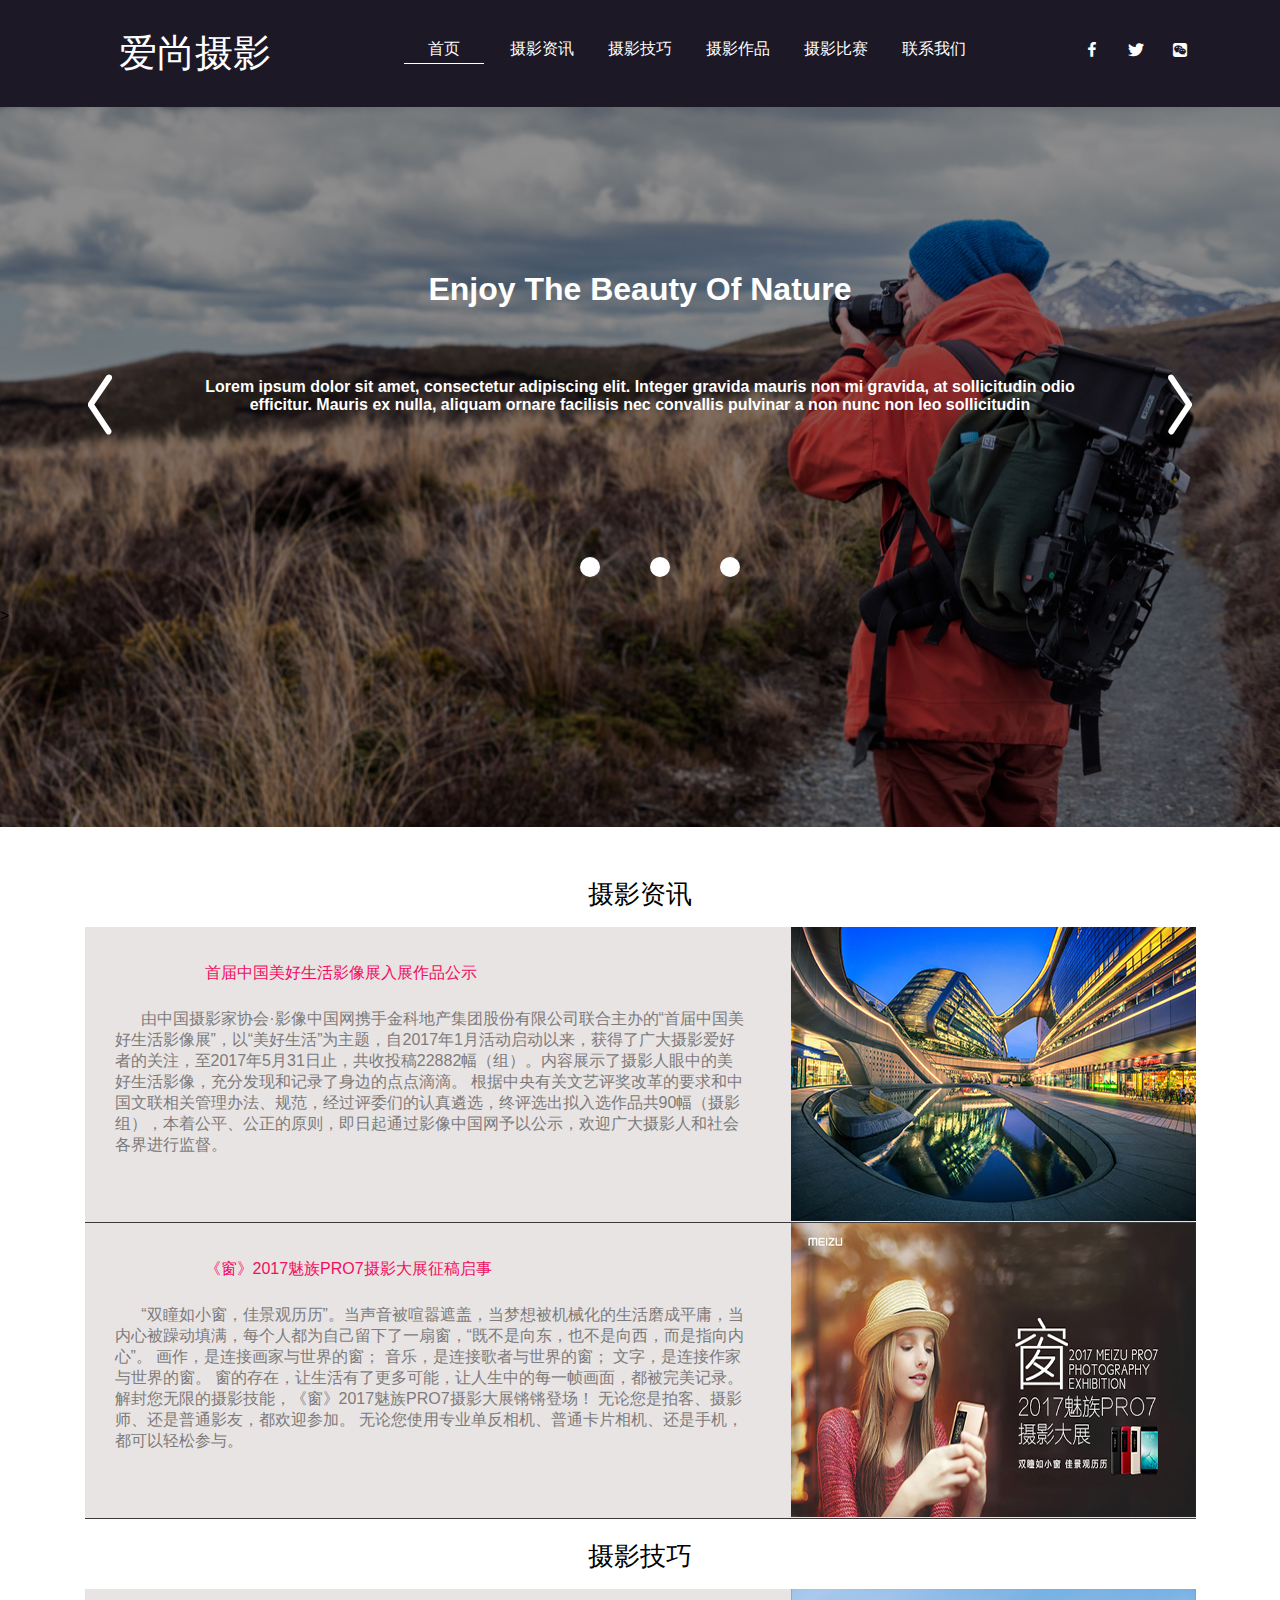
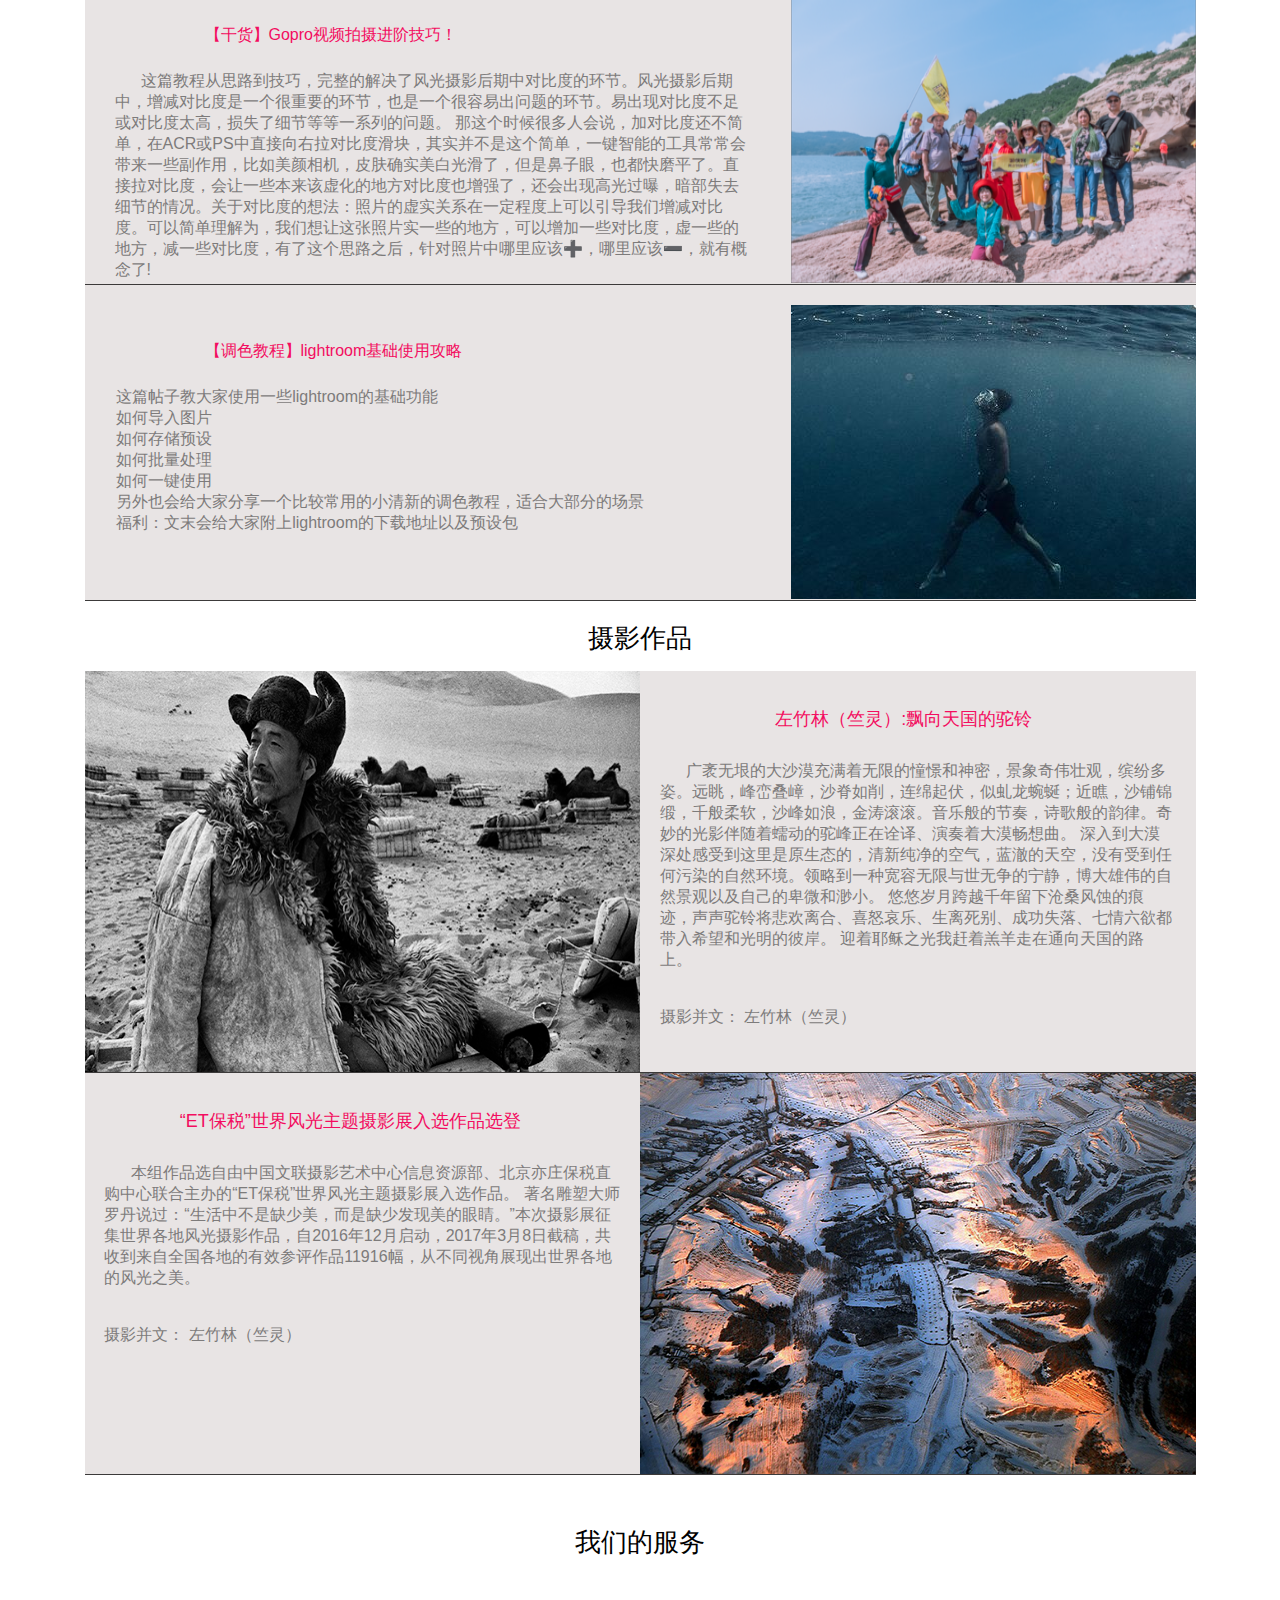
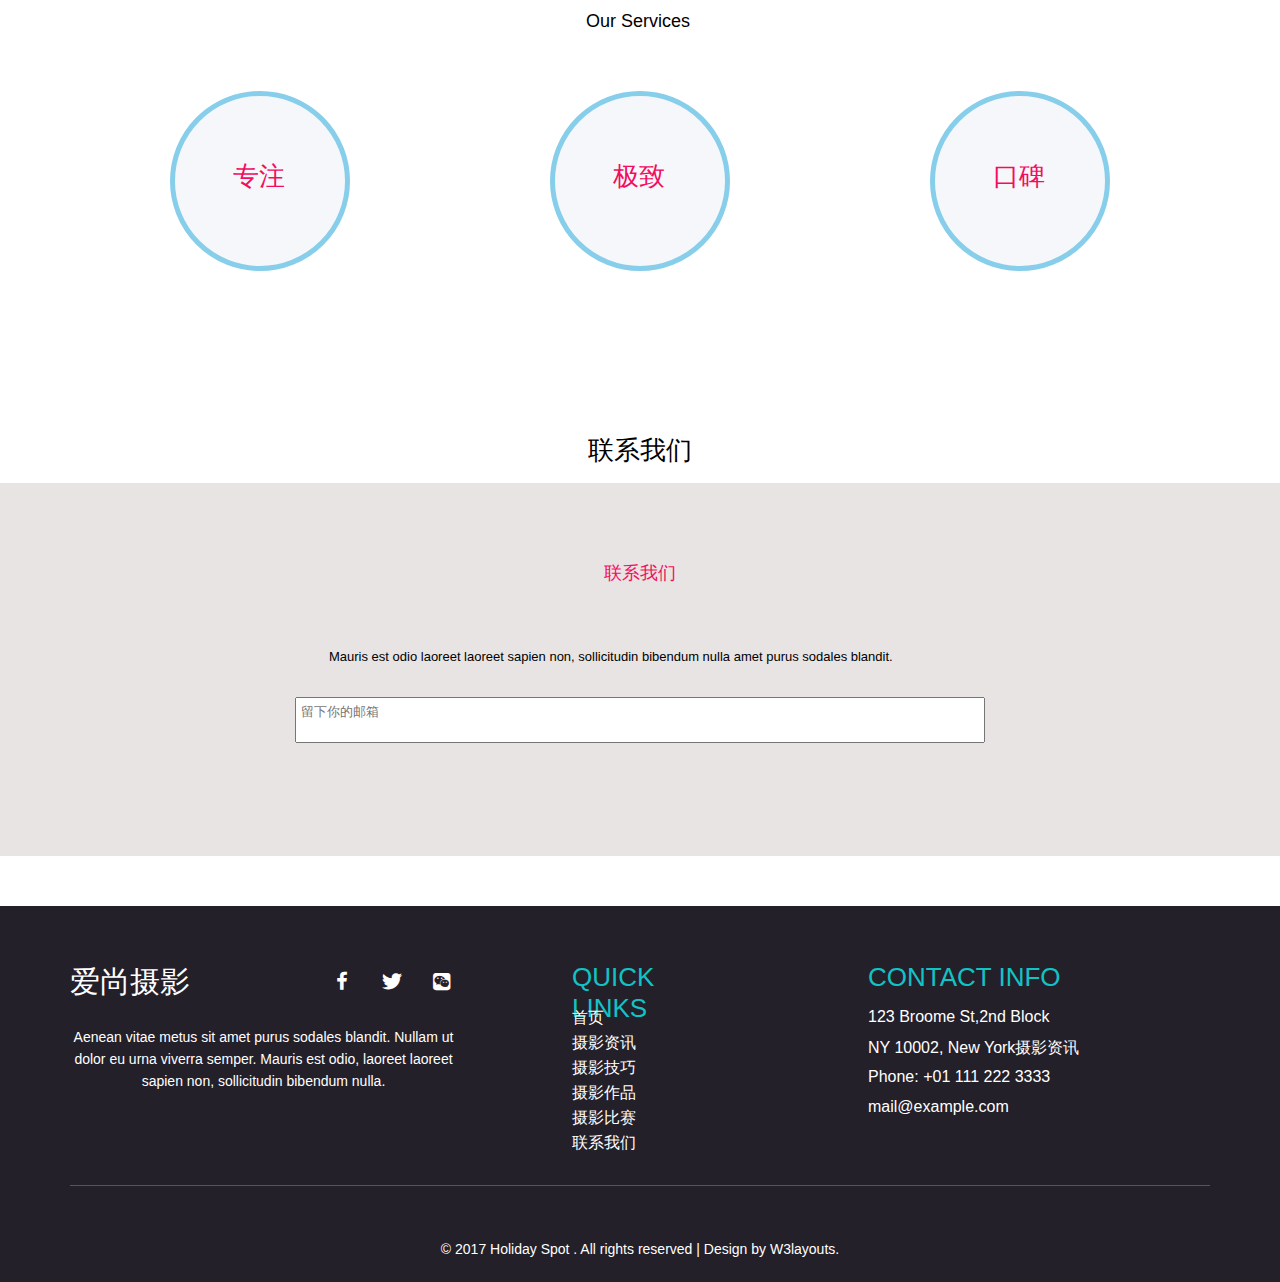
<file: index.html>
<!doctype html>
<html lang="en">
<head>
    <meta charset="UTF-8">
    <meta name="viewport"
          content="width=device-width, user-scalable=no, initial-scale=1.0, maximum-scale=1.0, minimum-scale=1.0">
    <meta http-equiv="X-UA-Compatible" content="ie=edge">
    <title>首页</title>
    <link rel="stylesheet" href="css/index.css">
    <link rel="stylesheet" href="iconfont/iconfont.css">
    <link rel="stylesheet" href="iconfont1/iconfont.css">
    <script src="js/jquery-3.2.1.js"></script>
</head>
<body>
<!--头部开始-->
<header>
 <div class="name">爱尚摄影</div>
 <ul class="daohang">
     <li><a href="">首页</a>
     <div class="hengxian"></div></li>
     <li class="lis">
         <a href="zixun.html" class="ab">摄影资讯</a>

     </li>
     <li class="lis">
         <a href="jiqiao.html" class="ab">摄影技巧</a>

     </li>
     <li class="lis">
         <a href="zuopin.html" class="ab">摄影作品</a>

     </li>
     <li class="lis">
         <a href="bisai.html" class="ab">摄影比赛</a>

     </li>
     <li class="lis">
         <a href="lianxi.html" class="ab">联系我们</a>

     </li>
 </ul>
<ul class="iconbox">
    <li class="iconfont icon-facebookf"></li>
    <li class="iconfont icon-tuite"></li>
    <li class="iconfont icon-leaf"></li>
</ul>
</header>
<!--头部结束-->
<!--banner开始-->
<div class="banner">
 <ul class="banner-box">
     <div class="banner-left">
         <div class="iconfont icon-zuohua"></div>
     </div>
     <div class="banner-mid">
         <ul class="banner-mid1">
        <li >
            <h1>Enjoy The Beauty Of Nature</h1>
            <h4>Lorem ipsum dolor sit amet, consectetur adipiscing elit. Integer gravida mauris non mi gravida, at sollicitudin odio efficitur. Mauris ex nulla, aliquam ornare facilisis nec convallis pulvinar a non nunc non leo sollicitudin</h4>
        </li>
         <li>
             <h1>Lorem Ipsum Dolor Sit</h1>
             <h4>Lorem ipsum dolor sit amet, consectetur adipiscing elit. Integer gravida mauris non mi gravida, at sollicitudin odio efficitur. Mauris ex nulla, aliquam ornare facilisis nec convallis pulvinar a non nunc non leo sollicitudin</h4>
         </li>
         <li>
             <h1>Mauris Ex Nulla Aliquam</h1>
             <h4>Lorem ipsum dolor sit amet, consectetur adipiscing elit. Integer gravida mauris non mi gravida, at sollicitudin odio efficitur. Mauris ex nulla, aliquam ornare facilisis nec convallis pulvinar a non nunc non leo sollicitudin</h4>
         </li>
         </ul>
     </div>
     <div class="banner-right">
         <div class="iconfont icon-youhua"></div>
     </div>
     <ul class="yuan1">
         <li class="smallyuan"></li>
         <li class="smallyuan"></li>
         <li class="smallyuan"></li>
     </ul>
 </ul>>
 </div>




<!--banner结束-->
<!--摄影资讯开始-->
<div class="zixun-head">摄影资讯</div>
<section class="zixun">

    <div class="zixun1">
        <div class="opc"></div>
        <div class="zixun1-left">
            <span><a href="zixun.html" style="color: #f30d60">首届中国美好生活影像展入展作品公示</a></span>
            <span>&nbsp&nbsp&nbsp&nbsp&nbsp&nbsp由中国摄影家协会·影像中国网携手金科地产集团股份有限公司联合主办的“首届中国美好生活影像展”，以“美好生活”为主题，自2017年1月活动启动以来，获得了广大摄影爱好者的关注，至2017年5月31日止，共收投稿22882幅（组）。内容展示了摄影人眼中的美好生活影像，充分发现和记录了身边的点点滴滴。



根据中央有关文艺评奖改革的要求和中国文联相关管理办法、规范，经过评委们的认真遴选，终评选出拟入选作品共90幅（摄影组），本着公平、公正的原则，即日起通过影像中国网予以公示，欢迎广大摄影人和社会各界进行监督。</span>
        </div>
        <div class="zixun1-right">
            <img src="img/1505360321676709.jpg" alt="">
        </div>
    </div>

    <div class="zixun2">
        <div class="opc"></div>
        <div class="zixun2-left">
            <span><a href="zixun.html" style="color: #f30d60">《窗》2017魅族PRO7摄影大展​征稿启事</a></span>
            <span>&nbsp&nbsp&nbsp&nbsp&nbsp

“双瞳如小窗，佳景观历历”。当声音被喧嚣遮盖，当梦想被机械化的生活磨成平庸，当内心被躁动填满，每个人都为自己留下了一扇窗，“既不是向东，也不是向西，而是指向内心”。
画作，是连接画家与世界的窗；
音乐，是连接歌者与世界的窗；
文字，是连接作家与世界的窗。
窗的存在，让生活有了更多可能，让人生中的每一帧画面，都被完美记录。
解封您无限的摄影技能，《窗》2017魅族PRO7摄影大展锵锵登场！
无论您是拍客、摄影师、还是普通影友，都欢迎参加。
无论您使用专业单反相机、普通卡片相机、还是手机，都可以轻松参与。
</span>
        </div>
        <div class="zixun2-right">
            <img src="img/1501667612870896.jpg" alt="">
        </div>
    </div>



</section>

<!--摄影资讯结束-->
<!--摄影技巧开始-->
<div class="sheying-head">摄影技巧</div>
<section class="sheying">

<div class="jiqiao1">
    <div class="opc"></div>

    <div class="jiqiao1-left">
        <span><a href="jiqiao.html" style="color: #f30d60">【干货】Gopro视频拍摄进阶技巧！</a></span>
        <span>&nbsp&nbsp&nbsp&nbsp&nbsp&nbsp这篇教程从思路到技巧，完整的解决了风光摄影后期中对比度的环节。风光摄影后期中，增减对比度是一个很重要的环节，也是一个很容易出问题的环节。易出现对比度不足或对比度太高，损失了细节等等一系列的问题。

那这个时候很多人会说，加对比度还不简单，在ACR或PS中直接向右拉对比度滑块，其实并不是这个简单，一键智能的工具常常会带来一些副作用，比如美颜相机，皮肤确实美白光滑了，但是鼻子眼，也都快磨平了。直接拉对比度，会让一些本来该虚化的地方对比度也增强了，还会出现高光过曝，暗部失去细节的情况。关于对比度的想法：照片的虚实关系在一定程度上可以引导我们增减对比度。可以简单理解为，我们想让这张照片实一些的地方，可以增加一些对比度，虚一些的地方，减一些对比度，有了这个思路之后，针对照片中哪里应该➕，哪里应该➖，就有概念了!</span>
    </div>
    <div class="jiqiao1-right">
        <img src="img/2017-10-02_132509.png" alt="">
    </div>
</div>

    <div class="jiqiao2">
        <div class="opc"></div>
        <div class="jiqiao2-left">
            <span><a href="jiqiao.html" style="color: #f30d60">【调色教程】lightroom基础使用攻略</a></span>
            <span>&nbsp&nbsp&nbsp&nbsp&nbsp

这篇帖子教大家使用一些lightroom的基础功能<br>

&nbsp&nbsp&nbsp&nbsp&nbsp&nbsp如何导入图片<br>

&nbsp&nbsp&nbsp&nbsp&nbsp&nbsp如何存储预设<br>

&nbsp&nbsp&nbsp&nbsp&nbsp&nbsp如何批量处理<br>

&nbsp&nbsp&nbsp&nbsp&nbsp&nbsp如何一键使用<br>

&nbsp&nbsp&nbsp&nbsp&nbsp&nbsp另外也会给大家分享一个比较常用的小清新的调色教程，适合大部分的场景<br>

&nbsp&nbsp&nbsp&nbsp&nbsp&nbsp福利：文末会给大家附上lightroom的下载地址以及预设包

</span>
        </div>
        <div class="jiqiao2-right">
            <img src="img/K)45`0VIKMOS1]57Q_FQ[AX.png" alt="">
        </div>
    </div>



</section>


<!--摄影技巧结束-->

<!--摄影作品开始-->
<div class="sheyingzuopin">摄影作品</div>
<section class="zuopin">
<div class="zuopin1">
    <div class="opc"></div>
    <div class="zuopin1-left">
        <img src="img/1491822172758763.jpg" alt="">
    </div>
    <div class="zuopin1-right">
        <span><a href="zuopin.html" style="color: #f30d60">左竹林（竺灵）:飘向天国的驼铃</a></span>
        <span>&nbsp&nbsp&nbsp&nbsp&nbsp&nbsp广袤无垠的大沙漠充满着无限的憧憬和神密，景象奇伟壮观，缤纷多姿。远眺，峰峦叠嶂，沙脊如削，连绵起伏，似虬龙蜿蜒；近瞧，沙铺锦缎，千般柔软，沙峰如浪，金涛滚滚。音乐般的节奏，诗歌般的韵律。奇妙的光影伴随着蠕动的驼峰正在诠译、演奏着大漠畅想曲。

深入到大漠深处感受到这里是原生态的，清新纯净的空气，蓝澈的天空，没有受到任何污染的自然环境。领略到一种宽容无限与世无争的宁静，博大雄伟的自然景观以及自己的卑微和渺小。

悠悠岁月跨越千年留下沧桑风蚀的痕迹，声声驼铃将悲欢离合、喜怒哀乐、生离死别、成功失落、七情六欲都带入希望和光明的彼岸。

迎着耶稣之光我赶着羔羊走在通向天国的路上。<br><br><br>

摄影并文： 左竹林（竺灵）</span>
    </div>
</div>
    <div class="zuopin2">
        <div class="opc"></div>
        <div class="zuopin2-left">
            <span><a href="zuopin.html" style="color: #f30d60">“ET保税”世界风光主题摄影展入选作品选登</a></span>
            <span>&nbsp&nbsp&nbsp&nbsp&nbsp&nbsp本组作品选自由中国文联摄影艺术中心信息资源部、北京亦庄保税直购中心联合主办的“ET保税”世界风光主题摄影展入选作品。

著名雕塑大师罗丹说过：“生活中不是缺少美，而是缺少发现美的眼睛。”本次摄影展征集世界各地风光摄影作品，自2016年12月启动，2017年3月8日截稿，共收到来自全国各地的有效参评作品11916幅，从不同视角展现出世界各地的风光之美。<br><br><br>

摄影并文： 左竹林（竺灵）</span>
        </div>
        <div class="zuopin2-right">
            <img src="img/1493698415733224.jpg" alt="">
        </div>
    </div>
</section>
<!--摄影作品结束-->
<!--服务开始-->
<span class="fuwu-title">我们的服务</span>
<section class="fuwu">
 <span class="service">Our Services</span>
    <ul class="yuan">
        <li>
            <div class="yuan0">专注</div>
        </li>
        <li>
            <div class="yuan0">极致</div>
        </li>
        <li>
            <div class="yuan0">口碑</div>
        </li>
    </ul>
</section>
<!--服务结束-->
<!--联系我们开始-->
<div class="lianxiwomen">联系我们</div>
<section class="lianxi">
    <span class="lianxi-title"><a href="lianxi.html" style="color: #f30d60">联系我们</a></span>
    <span class="neirong">Mauris est odio laoreet laoreet sapien non, sollicitudin bibendum nulla amet purus sodales blandit.</span>
    <textarea name="username" id="" cols="30" rows="10" placeholder="留下你的邮箱"></textarea>
</section>
<!--联系我们结束-->

<!--底部开始-->
<footer>
    <div class="dibu">
        <div class="dibu-left">
            <div class="dibu-left-left">爱尚摄影</div>
            <div class="dibu-icon">
                <a href="" class="iconfont icon-facebookf"></a>
                <a href="" class="iconfont icon-tuite"></a>
                <a href="" class="iconfont icon-leaf"></a>
            </div>
            <span class="dibuwenzi">Aenean vitae metus sit amet purus sodales blandit. Nullam ut dolor eu urna viverra semper. Mauris est odio, laoreet laoreet sapien non, sollicitudin bibendum nulla.</span>
        </div>
        <div class="dibu-right">
            <div class="db1">
            <dl class="dibu-right-title1">QUICK LINKS</dl>
            <dd><a href="">首页</a></dd>
            <dd><a href="zixun.html">摄影资讯</a></dd>
            <dd><a href="jiqiao.html">摄影技巧</a></dd>
            <dd><a href="zuopin.html">摄影作品</a></dd>
            <dd><a href="bisai.html">摄影比赛</a></dd>
            <dd><a href="lianxi.html">联系我们</a></dd>
            </div>
            <div class="db2">
                <dl class="dibu-right-title2">CONTACT INFO</dl>
                <dd>123 Broome St,2nd Block</dd>
                <dd>NY 10002, New York摄影资讯</dd>
                <dd>Phone: +01 111 222 3333</dd>
                <dd>mail@example.com</dd>
            </div>
            </div>
        </div>
    </div>
    <span class="dibu-bottom">&copy 2017 Holiday Spot . All rights reserved | Design by W3layouts.</span>
</footer>
<!--底部结束-->
</body>


</html>
<script src="js/index.js"></script>
<script src="js/animate.js"></script>
</file>
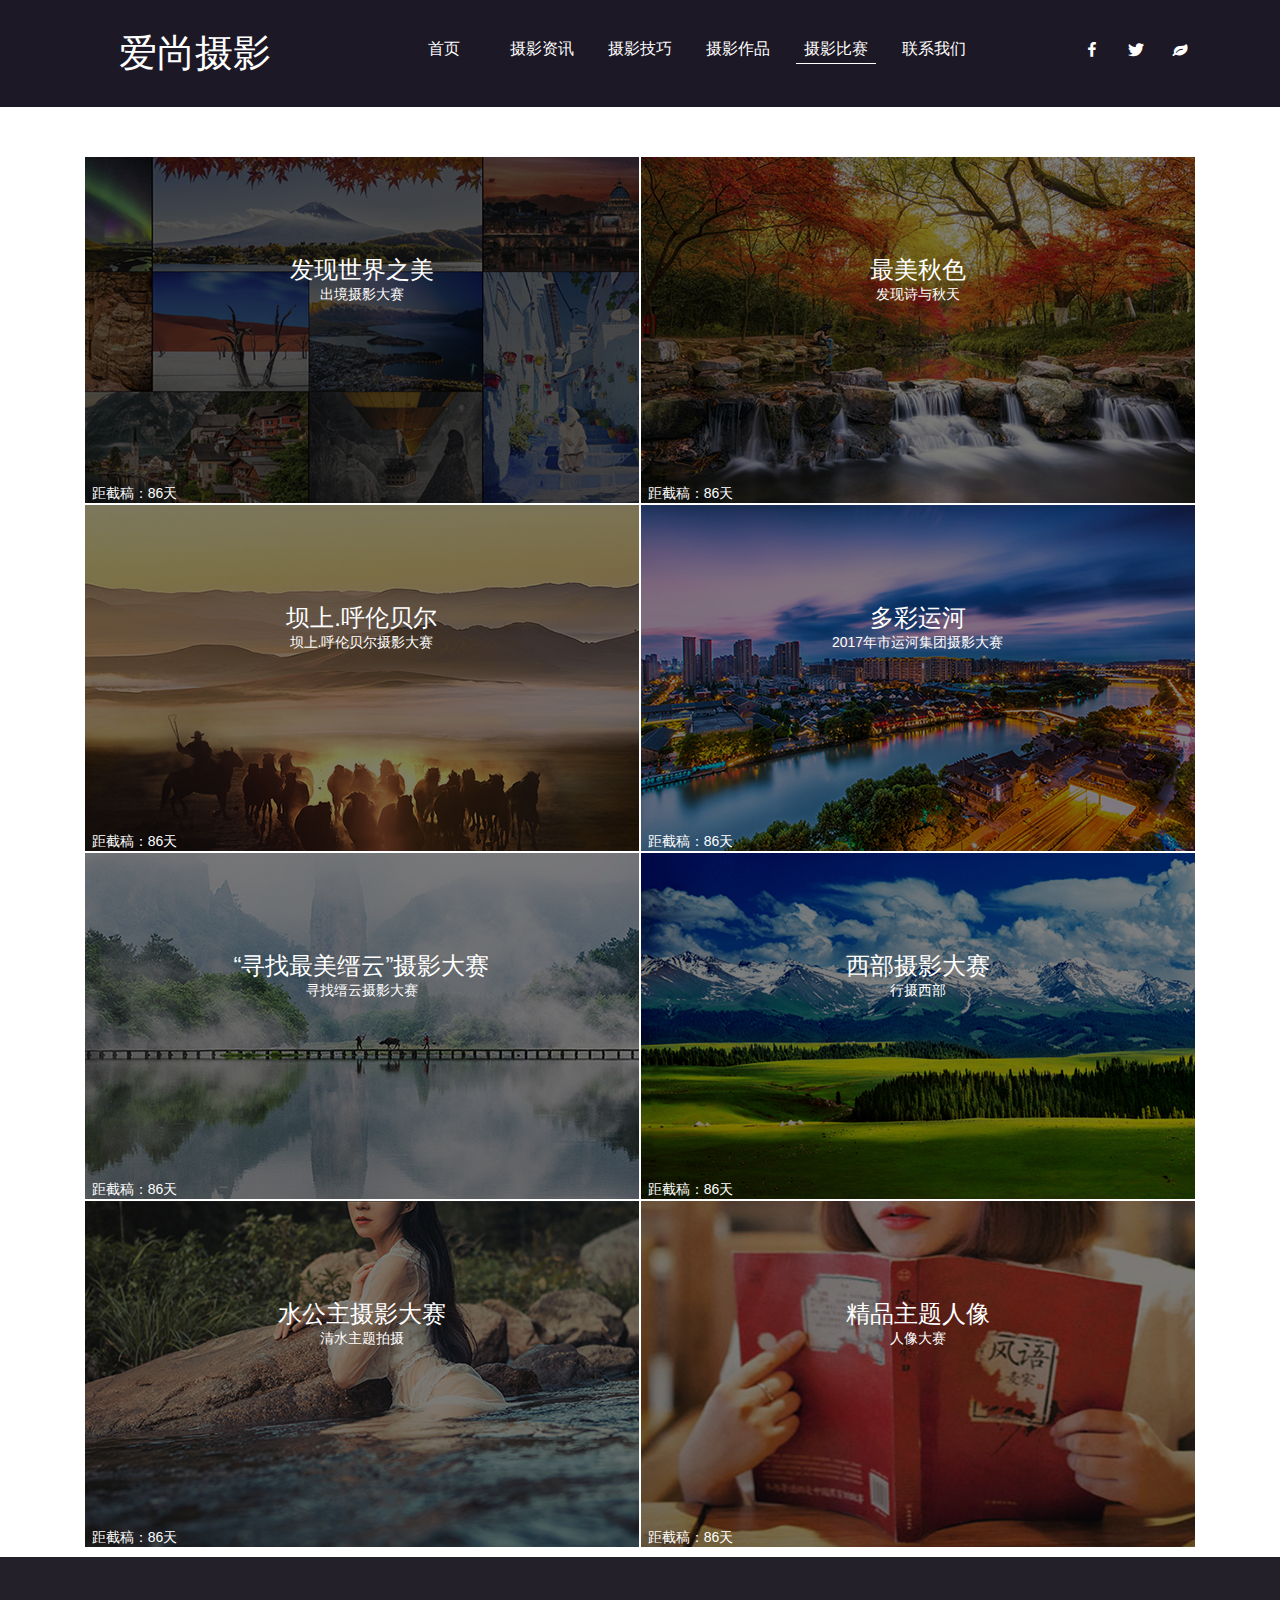
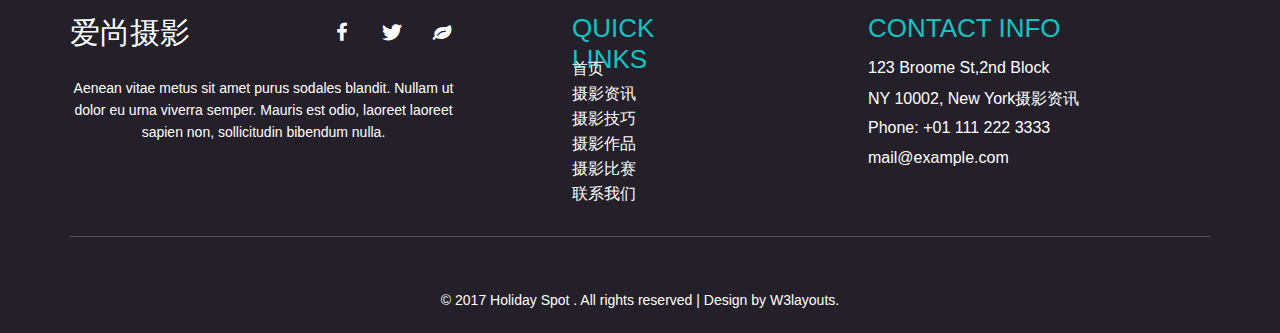
<file: bisai.html>
<!doctype html>
<html lang="en">
<head>
    <meta charset="UTF-8">
    <meta name="viewport"
          content="width=device-width, user-scalable=no, initial-scale=1.0, maximum-scale=1.0, minimum-scale=1.0">
    <meta http-equiv="X-UA-Compatible" content="ie=edge">
    <title>Document</title>
    <link rel="stylesheet" href="css/bisai.css">
    <link rel="stylesheet" href="iconfont/iconfont.css">
</head>
<body>
<!--头部开始-->
<header>
    <div class="name">爱尚摄影</div>
    <ul class="daohang">
        <li><a href="index.html">首页</a>

        <li class="lis">
            <a href="zixun.html" class="ab">摄影资讯</a>

        </li>
        <li class="lis">
            <a href="jiqiao.html" class="ab">摄影技巧</a>

        </li>
        <li class="lis">
            <a href="zuopin.html" class="ab">摄影作品</a>

        </li>
        <li class="lis">
            <a href="bisai.html" class="ab">摄影比赛</a>
            <div class="hengxian"></div></li>
        </li>
        <li class="lis">
            <a href="lianxi.html" class="ab">联系我们</a>

        </li>
    </ul>
    <ul class="iconbox">
        <li class="iconfont icon-facebookf"></li>
        <li class="iconfont icon-tuite"></li>
        <li class="iconfont icon-leaf"></li>
    </ul>
</header>
<!--头部结束-->
<!--比赛开始-->
<section class="bisai">
<ul class="bisai-box">
    <li>
        <div class="zhezhao"></div>
        <img src="img/24711505186112.jpg" alt="">
        <div class="title">发现世界之美</div>
        <div class="neirong">出境摄影大赛</div>
        <div class="shijian">距截稿：86天</div>
    </li>
    <li>
        <div class="zhezhao"></div>
        <img src="img/28751504769506.jpg" alt="">
        <div class="title">最美秋色</div>
        <div class="neirong">发现诗与秋天</div>
        <div class="shijian">距截稿：86天</div>
    </li>
    <li>
        <div class="zhezhao"></div>
        <img src="img/95141504850710.jpg" alt="">
        <div class="title">坝上.呼伦贝尔</div>
        <div class="neirong">坝上.呼伦贝尔摄影大赛</div>
        <div class="shijian">距截稿：86天</div>
    </li>
    <li>
        <div class="zhezhao"></div>
        <img src="img/62911500620165.jpg" alt="">
        <div class="title">多彩运河</div>
        <div class="neirong">2017年市运河集团摄影大赛</div>
        <div class="shijian">距截稿：86天</div>
    </li>
    <li>
        <div class="zhezhao"></div>
        <img src="img/82351505963884.jpg" alt="">
        <div class="title">“寻找最美缙云”摄影大赛</div>
        <div class="neirong">寻找缙云摄影大赛</div>
        <div class="shijian">距截稿：86天</div>
    </li>
    <li>
        <div class="zhezhao"></div>
        <img src="img/5949ca9cbef4c.jpg" alt="">
        <div class="title">西部摄影大赛</div>
        <div class="neirong">行摄西部</div>
        <div class="shijian">距截稿：86天</div>
    </li>
    <li>
        <div class="zhezhao"></div>
        <img src="img/593dff27d2467.jpg" alt="">
        <div class="title">水公主摄影大赛</div>
        <div class="neirong">清水主题拍摄</div>
        <div class="shijian">距截稿：86天</div>
    </li>
    <li>
        <div class="zhezhao"></div>
        <img src="img/57d25e174bd13.jpg" alt="">
        <div class="title">精品主题人像</div>
        <div class="neirong">人像大赛</div>
        <div class="shijian">距截稿：86天</div>
    </li>
</ul>
</section>
<!--比赛结束-->
<!--底部开始-->
<footer>
    <div class="dibu">
        <div class="dibu-left">
            <div class="dibu-left-left">爱尚摄影</div>
            <div class="dibu-icon">
                <a href="" class="iconfont icon-facebookf"></a>
                <a href="" class="iconfont icon-tuite"></a>
                <a href="" class="iconfont icon-leaf"></a>
            </div>
            <span class="dibuwenzi">Aenean vitae metus sit amet purus sodales blandit. Nullam ut dolor eu urna viverra semper. Mauris est odio, laoreet laoreet sapien non, sollicitudin bibendum nulla.</span>
        </div>
        <div class="dibu-right">
            <div class="db1">
                <dl class="dibu-right-title1">QUICK LINKS</dl>
                <dd><a href="index.html">首页</a></dd>
                <dd><a href="zixun.html">摄影资讯</a></dd>
                <dd><a href="jiqiao.html">摄影技巧</a></dd>
                <dd><a href="zuopin.html">摄影作品</a></dd>
                <dd><a href="bisai.html">摄影比赛</a></dd>
                <dd><a href="lianxi.html">联系我们</a></dd>
            </div>
            <div class="db2">
                <dl class="dibu-right-title2">CONTACT INFO</dl>
                <dd>123 Broome St,2nd Block</dd>
                <dd>NY 10002, New York摄影资讯</dd>
                <dd>Phone: +01 111 222 3333</dd>
                <dd>mail@example.com</dd>
            </div>
        </div>
    </div>
    </div>
    <span class="dibu-bottom">&copy 2017 Holiday Spot . All rights reserved | Design by W3layouts.</span>
</footer>
<!--底部结束-->

</body>
</html>
</file>
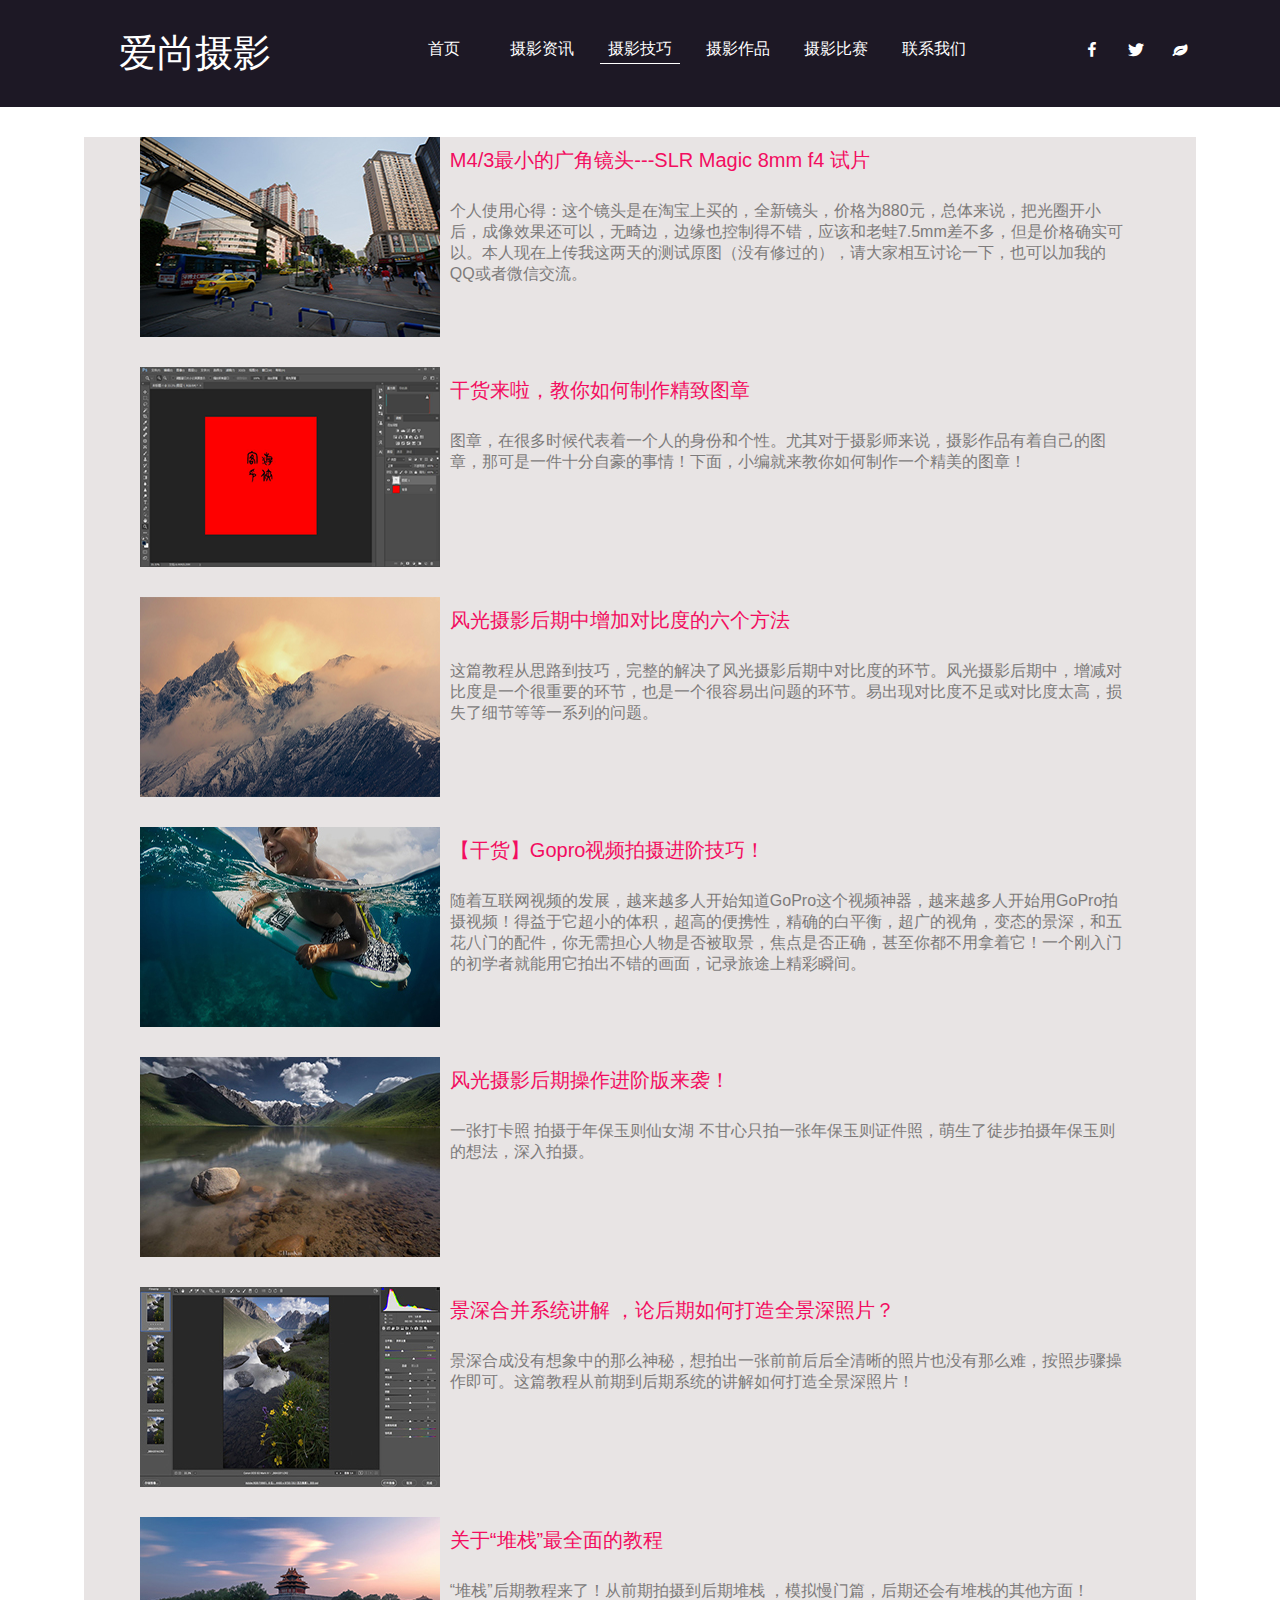
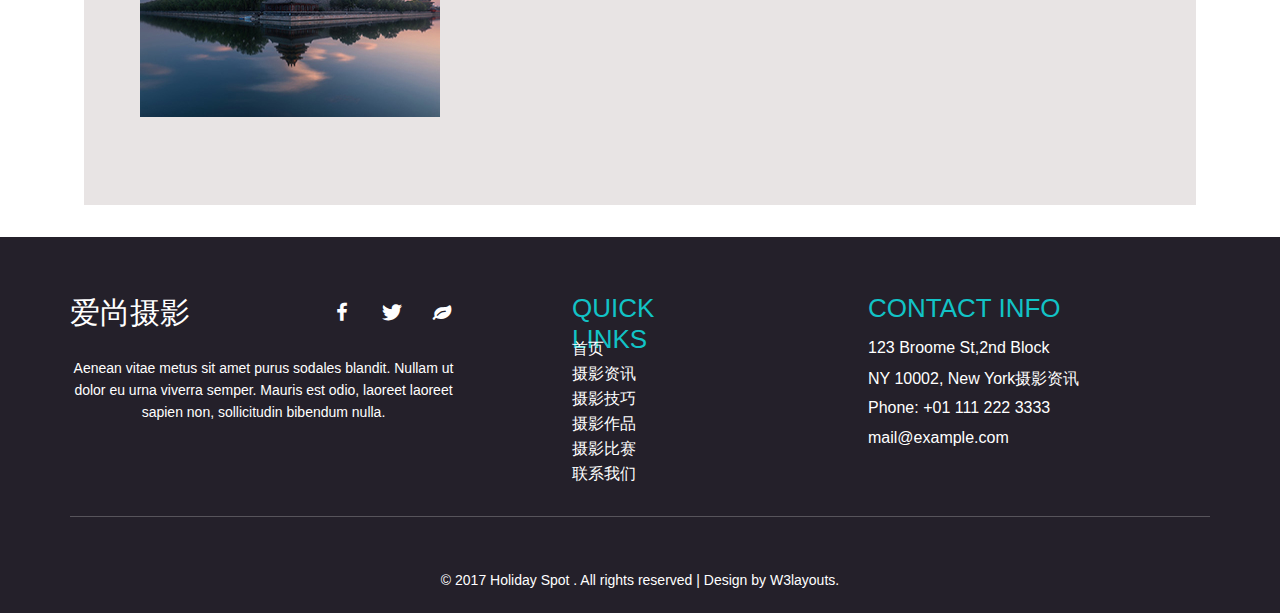
<file: jiqiao.html>
<!DOCTYPE html>
<html lang="en">
<head>
    <meta charset="UTF-8">
    <title>技巧</title>
    <link rel="stylesheet" href="css/jiqiao.css">
    <link rel="stylesheet" href="iconfont/iconfont.css">
</head>
<body>
<!--头部开始-->
<header>
    <div class="name">爱尚摄影</div>
    <ul class="daohang">
        <li><a href="index.html">首页</a>

        <li class="lis">
            <a href="zixun.html" class="ab">摄影资讯</a>

        </li>
        <li class="lis">
            <a href="jiqiao.html" class="ab">摄影技巧</a>
            <div class="hengxian"></div></li>
        </li>
        <li class="lis">
            <a href="zuopin.html" class="ab">摄影作品</a>

        </li>
        <li class="lis">
            <a href="bisai.html" class="ab">摄影比赛</a>

        </li>
        <li class="lis">
            <a href="lianxi.html" class="ab">联系我们</a>

        </li>
    </ul>
    <ul class="iconbox">
        <li class="iconfont icon-facebookf"></li>
        <li class="iconfont icon-tuite"></li>
        <li class="iconfont icon-leaf"></li>
    </ul>
</header>
<!--头部结束-->
<!--技巧开始-->
<section class="jiqiao-box">
  <ul class="jiqiao">
      <li>
          <div class="tupian">
              <img src="img/9726706af473e884468d9b031c23ab73.jpg" alt="">
          </div>
          <div class="zhengwen">
             <span class="title">M4/3最小的广角镜头---SLR Magic 8mm f4 试片</span>
              <span class="neirong">个人使用心得：这个镜头是在淘宝上买的，全新镜头，价格为880元，总体来说，把光圈开小后，成像效果还可以，无畸边，边缘也控制得不错，应该和老蛙7.5mm差不多，但是价格确实可以。本人现在上传我这两天的测试原图（没有修过的），请大家相互讨论一下，也可以加我的QQ或者微信交流。

</span>
          </div>
      </li>
      <li>
          <div class="tupian">
              <img src="img/NB1$F@(_7Q(U4}{~A2$BT)J.png" alt="">
          </div>
          <div class="zhengwen">
              <span class="title">干货来啦，教你如何制作精致图章</span>
              <span class="neirong">
图章，在很多时候代表着一个人的身份和个性。尤其对于摄影师来说，摄影作品有着自己的图章，那可是一件十分自豪的事情！下面，小编就来教你如何制作一个精美的图章！

</span>
          </div>
      </li>
      <li>
          <div class="tupian">
              <img src="img/o_1bpo479jug7qbgn1e9c1uli17kg9.png" alt="">
          </div>
          <div class="zhengwen">
              <span class="title">风光摄影后期中增加对比度的六个方法</span>
              <span class="neirong">
这篇教程从思路到技巧，完整的解决了风光摄影后期中对比度的环节。风光摄影后期中，增减对比度是一个很重要的环节，也是一个很容易出问题的环节。易出现对比度不足或对比度太高，损失了细节等等一系列的问题。
</span>
          </div>
      </li>
      <li>
          <div class="tupian">
              <img src="img/8bc4fbe055e5bcc6be3348fa7d314bba.jpg" alt="">
          </div>
          <div class="zhengwen">
              <span class="title">【干货】Gopro视频拍摄进阶技巧！</span>
              <span class="neirong">随着互联网视频的发展，越来越多人开始知道GoPro这个视频神器，越来越多人开始用GoPro拍摄视频！得益于它超小的体积，超高的便携性，精确的白平衡，超广的视角，变态的景深，和五花八门的配件，你无需担心人物是否被取景，焦点是否正确，甚至你都不用拿着它！一个刚入门的初学者就能用它拍出不错的画面，记录旅途上精彩瞬间。</span>
          </div>
      </li>
      <li>
          <div class="tupian">
              <img src="img/o_1bpd2vuks1aiaepc3eq179eh469.jpg" alt="">
          </div>
          <div class="zhengwen">
              <span class="title">风光摄影后期操作进阶版来袭！</span>
              <span class="neirong">一张打卡照

拍摄于年保玉则仙女湖

不甘心只拍一张年保玉则证件照，萌生了徒步拍摄年保玉则的想法，深入拍摄。</span>
          </div>
      </li>
      <li>
          <div class="tupian">
              <img src="img/4f7d9a70bff0bb6719392317f08ad082.jpg" alt="">
          </div>
          <div class="zhengwen">
              <span class="title">景深合并系统讲解 ，论后期如何打造全景深照片？</span>
              <span class="neirong">景深合成没有想象中的那么神秘，想拍出一张前前后后全清晰的照片也没有那么难，按照步骤操作即可。这篇教程从前期到后期系统的讲解如何打造全景深照片！</span>
          </div>
      </li>
      <li>
          <div class="tupian">
              <img src="img/15184142.jpg" alt="">
          </div>
          <div class="zhengwen">
              <span class="title">关于“堆栈”最全面的教程</span>
              <span class="neirong">“堆栈”后期教程来了！从前期拍摄到后期堆栈 ，模拟慢门篇，后期还会有堆栈的其他方面！</span>
          </div>
      </li>
      <!--<li>-->
          <!--<div class="tupian">-->
              <!--<img src="img/e9155b023b85682a48edf7587c1024f6.jpg" alt="">-->
          <!--</div>-->
          <!--<div class="zhengwen">-->
              <!--<span class="title">夜空中最闪亮的色彩，仙女棒夜景调色技巧！</span>-->
              <!--<span class="neirong">夜光中什么最闪亮？除了天上的星，还有地上的仙女棒！当一位美女手持仙女棒在夜空中挥舞的时候，如何才能留下最美的瞬间呢？通过后期，我们可以得到这样的效果：</span>-->
          <!--</div>-->
      <!--</li>-->
      <!--<li>-->
          <!--<div class="tupian">-->
              <!--<img src="img/b4d892ab9dff243231521c88dd84a1e0.jpg" alt="">-->
          <!--</div>-->
          <!--<div class="zhengwen">-->
              <!--<span class="title">收藏 | 秋未至，国内这些点却已经火了！</span>-->
              <!--<span class="neirong">夏天的闷热正将被秋高气爽的舒适取代，大自然的浓郁绿意，也正在被秋意慢慢浸染出斑斓的色彩。-->

<!--稻城亚丁的雪山之秋，额济纳旗的胡杨之秋，坝上草原的白桦之秋，喀纳斯的王者之秋……-->

<!--从9月到11月，这些各有千秋的风景绝佳目的地，你会选择哪一处呢？-->

<!--</span>-->
          <!--</div>-->
      <!--</li>-->
  </ul>
</section>
<!--技巧结束-->
<!--底部开始-->
<footer>
    <div class="dibu">
        <div class="dibu-left">
            <div class="dibu-left-left">爱尚摄影</div>
            <div class="dibu-icon">
                <a href="" class="iconfont icon-facebookf"></a>
                <a href="" class="iconfont icon-tuite"></a>
                <a href="" class="iconfont icon-leaf"></a>
            </div>
            <span class="dibuwenzi">Aenean vitae metus sit amet purus sodales blandit. Nullam ut dolor eu urna viverra semper. Mauris est odio, laoreet laoreet sapien non, sollicitudin bibendum nulla.</span>
        </div>
        <div class="dibu-right">
            <div class="db1">
                <dl class="dibu-right-title1">QUICK LINKS</dl>
                <dd><a href="index.html">首页</a></dd>
                <dd><a href="zixun.html">摄影资讯</a></dd>
                <dd><a href="jiqiao.html">摄影技巧</a></dd>
                <dd><a href="zuopin.html">摄影作品</a></dd>
                <dd><a href="bisai.html">摄影比赛</a></dd>
                <dd><a href="lianxi.html">联系我们</a></dd>
            </div>
            <div class="db2">
                <dl class="dibu-right-title2">CONTACT INFO</dl>
                <dd>123 Broome St,2nd Block</dd>
                <dd>NY 10002, New York摄影资讯</dd>
                <dd>Phone: +01 111 222 3333</dd>
                <dd>mail@example.com</dd>
            </div>
        </div>
    </div>
    </div>
    <span class="dibu-bottom">&copy 2017 Holiday Spot . All rights reserved | Design by W3layouts.</span>
</footer>
<!--底部结束-->


</body>
</html>
</file>
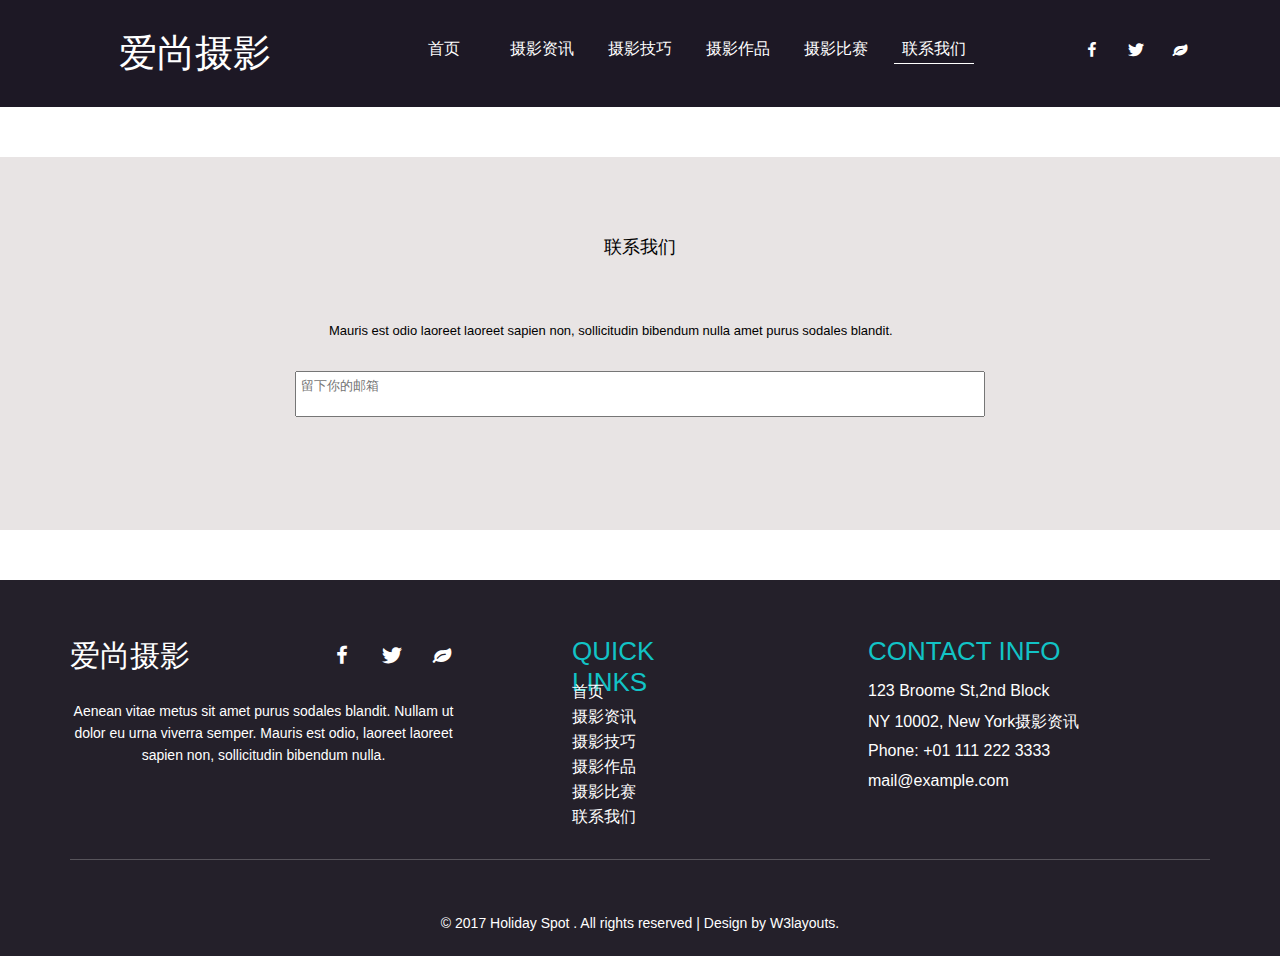
<file: lianxi.html>
<!doctype html>
<html lang="en">
<head>
    <meta charset="UTF-8">
    <meta name="viewport"
          content="width=device-width, user-scalable=no, initial-scale=1.0, maximum-scale=1.0, minimum-scale=1.0">
    <meta http-equiv="X-UA-Compatible" content="ie=edge">
    <title>联系我们</title>
    <link rel="stylesheet" href="css/lianxi.css">
    <link rel="stylesheet" href="iconfont/iconfont.css">
</head>
<body>
<!--头部开始-->
<header>
    <div class="name">爱尚摄影</div>
    <ul class="daohang">
        <li><a href="index.html">首页</a>
           </li>
        <li class="lis">
            <a href="zixun.html" class="ab">摄影资讯</a>

        </li>
        <li class="lis">
            <a href="jiqiao.html" class="ab">摄影技巧</a>

        </li>
        <li class="lis">
            <a href="zuopin.html" class="ab">摄影作品</a>

        </li>
        <li class="lis">
            <a href="bisai.html" class="ab">摄影比赛</a>

        </li>
        <li class="lis">
            <a href="lianxi.html" class="ab">联系我们</a>
            <div class="hengxian"></div></li>
        </li>
    </ul>
    <ul class="iconbox">
        <li class="iconfont icon-facebookf"></li>
        <li class="iconfont icon-tuite"></li>
        <li class="iconfont icon-leaf"></li>
    </ul>
</header>
<!--头部结束-->

<!--联系我们开始-->
<section class="lianxi">
    <span class="lianxi-title">联系我们</span>
    <span class="neirong">Mauris est odio laoreet laoreet sapien non, sollicitudin bibendum nulla amet purus sodales blandit.</span>
    <textarea name="username" id="" cols="30" rows="10" placeholder="留下你的邮箱"></textarea>
</section>
<!--联系我们结束-->

<!--底部开始-->
<footer>
    <div class="dibu">
        <div class="dibu-left">
            <div class="dibu-left-left">爱尚摄影</div>
            <div class="dibu-icon">
                <a href="" class="iconfont icon-facebookf"></a>
                <a href="" class="iconfont icon-tuite"></a>
                <a href="" class="iconfont icon-leaf"></a>
            </div>
            <span class="dibuwenzi">Aenean vitae metus sit amet purus sodales blandit. Nullam ut dolor eu urna viverra semper. Mauris est odio, laoreet laoreet sapien non, sollicitudin bibendum nulla.</span>
        </div>
        <div class="dibu-right">
            <div class="db1">
                <dl class="dibu-right-title1">QUICK LINKS</dl>
                <dd><a href="index.html">首页</a></dd>
                <dd><a href="zixun.html">摄影资讯</a></dd>
                <dd><a href="jiqiao.html">摄影技巧</a></dd>
                <dd><a href="zuopin.html">摄影作品</a></dd>
                <dd><a href="bisai.html">摄影比赛</a></dd>
                <dd><a href="lianxi.html">联系我们</a></dd>
            </div>
            <div class="db2">
                <dl class="dibu-right-title2">CONTACT INFO</dl>
                <dd>123 Broome St,2nd Block</dd>
                <dd>NY 10002, New York摄影资讯</dd>
                <dd>Phone: +01 111 222 3333</dd>
                <dd>mail@example.com</dd>
            </div>
        </div>
    </div>
    </div>
    <span class="dibu-bottom">&copy 2017 Holiday Spot . All rights reserved | Design by W3layouts.</span>
</footer>
<!--底部结束-->
</body>
</html>
</file>
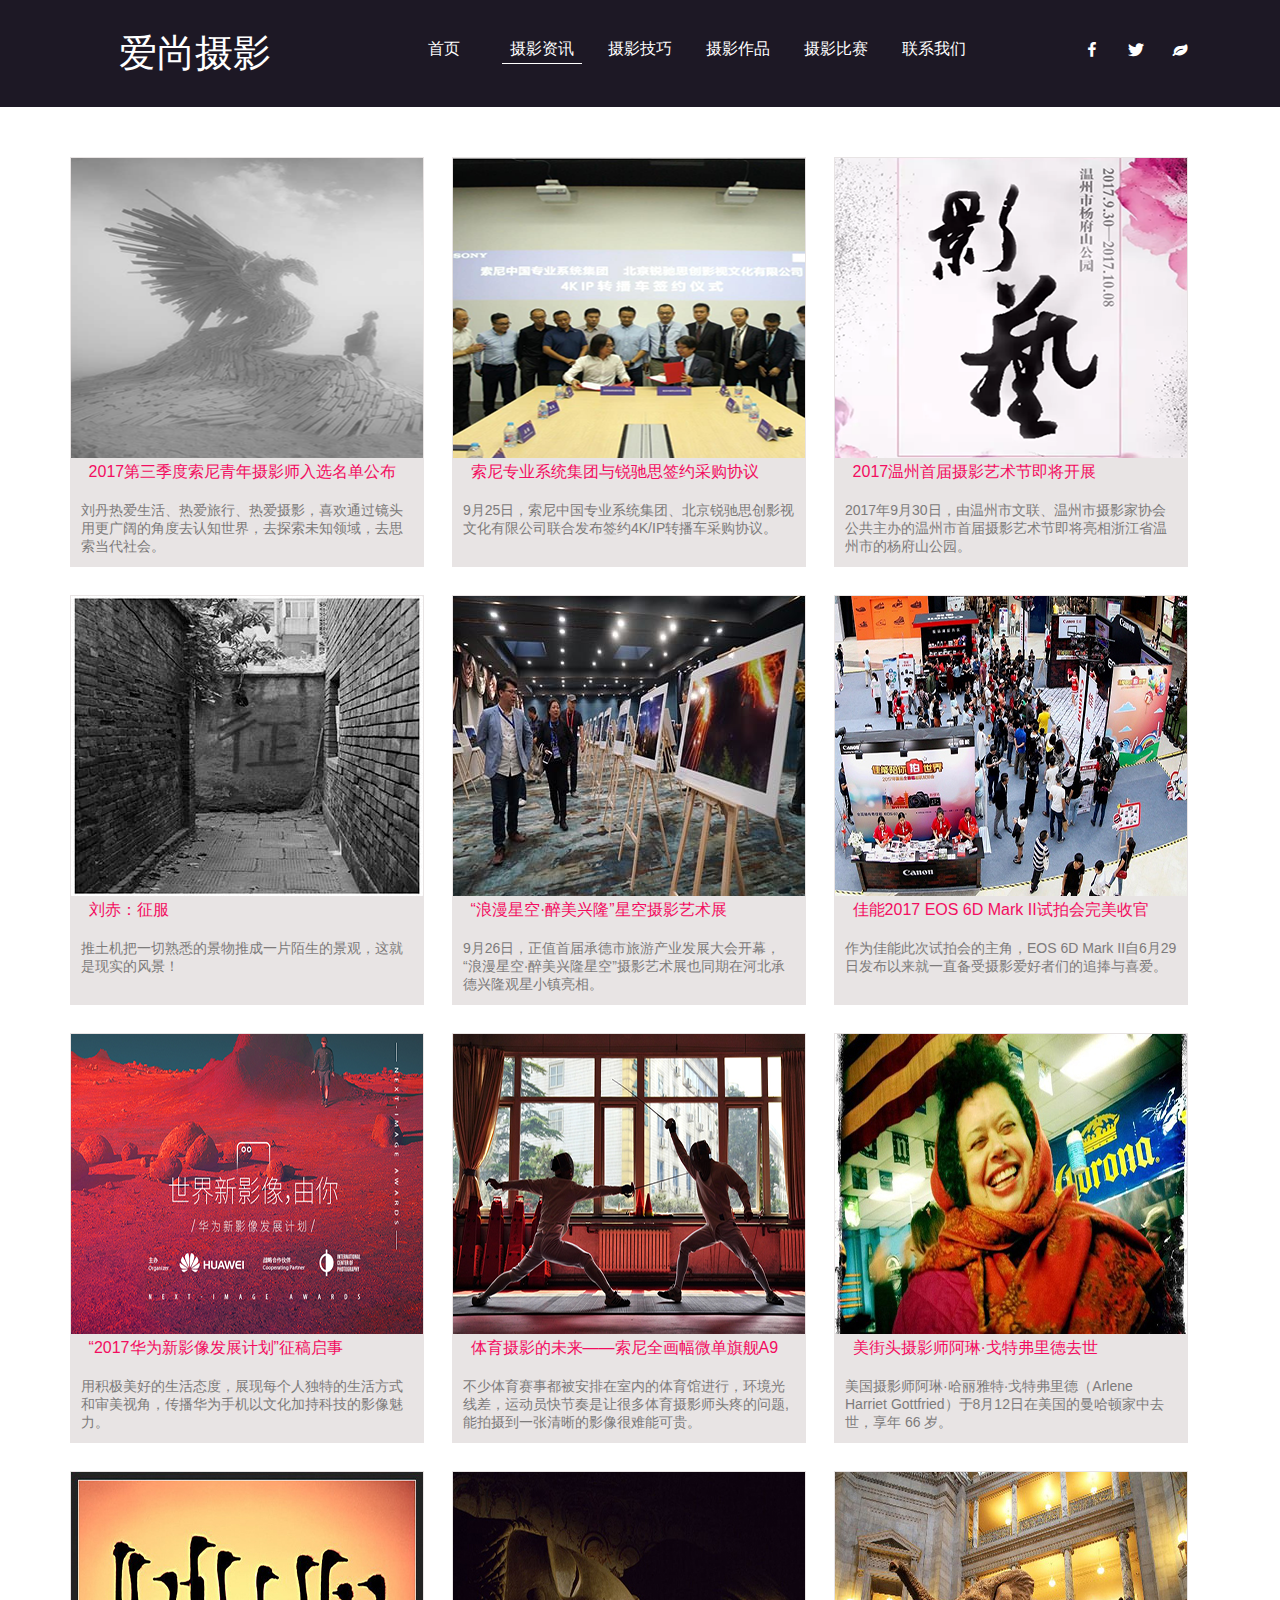
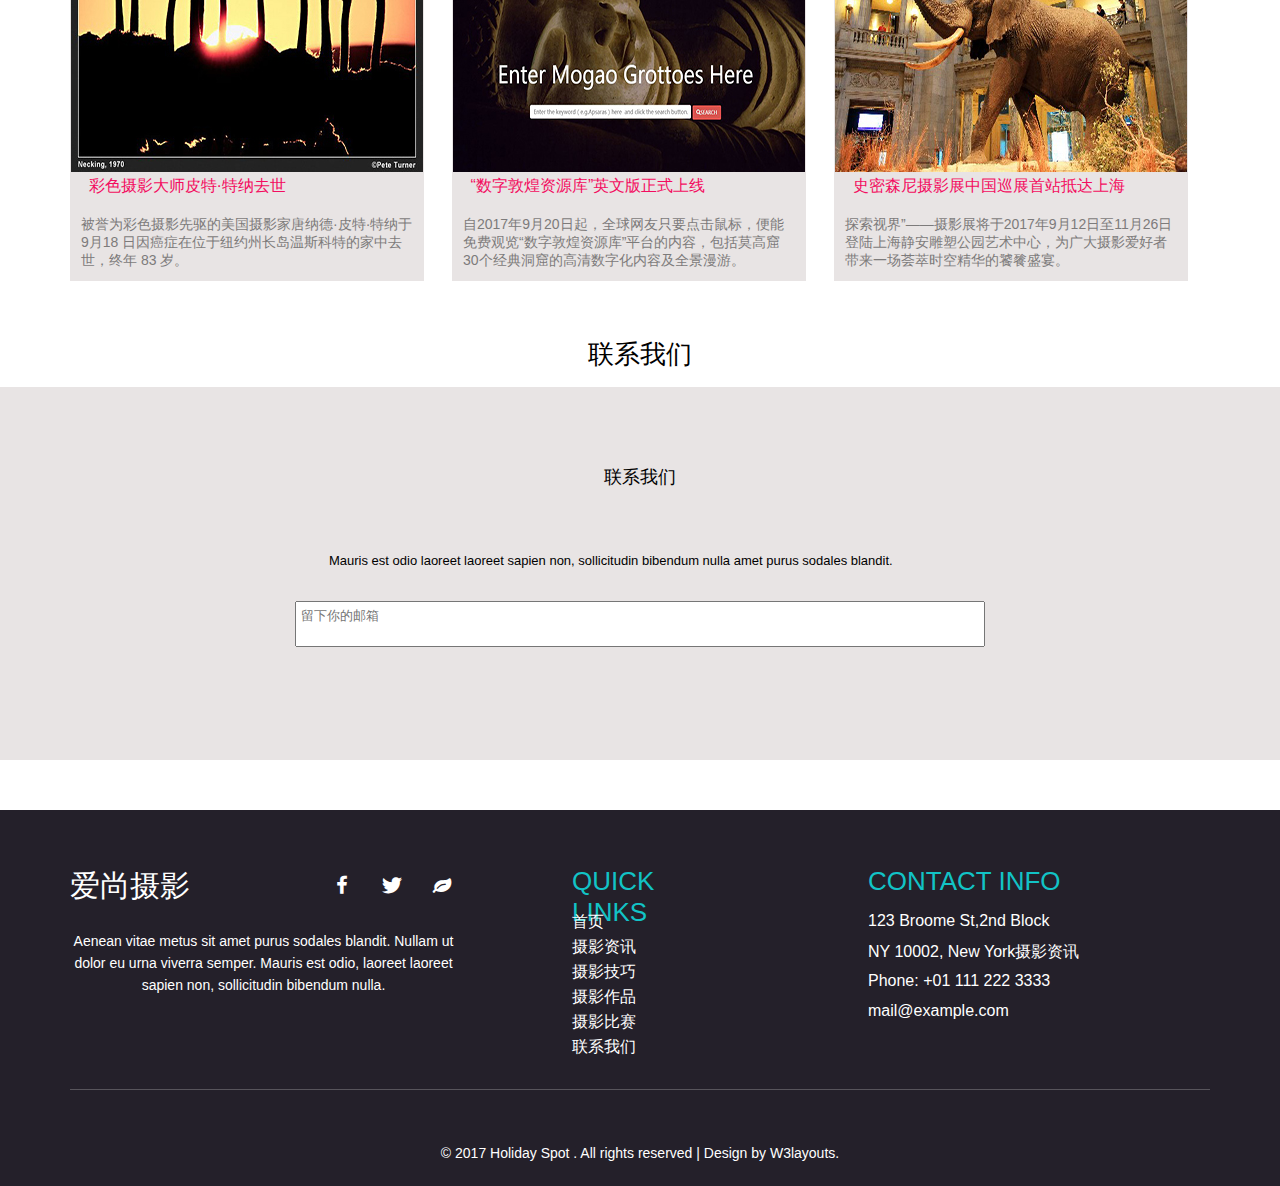
<file: zixun.html>
<!doctype html>
<html lang="en">
<head>
    <meta charset="UTF-8">
    <meta name="viewport"
          content="width=device-width, user-scalable=no, initial-scale=1.0, maximum-scale=1.0, minimum-scale=1.0">
    <meta http-equiv="X-UA-Compatible" content="ie=edge">
    <title>资讯</title>
    <link rel="stylesheet" href="css/zixun.css">
    <link rel="stylesheet" href="iconfont/iconfont.css">
    <script src="js/jquery-3.2.1.js"></script>
    <script src="js/zixun.js"></script>
</head>
<body>
<!--头部开始-->
<header>
    <div class="name">爱尚摄影</div>
    <ul class="daohang">
        <li><a href="index.html">首页</a>

        <li class="lis">
            <a href="zixun.html" class="ab">摄影资讯</a>
        <div class="hengxian"></div>
        </li>
        <li class="lis">
            <a href="jiqiao.html" class="ab">摄影技巧</a>

        </li>
        <li class="lis">
            <a href="zuopin.html" class="ab">摄影作品</a>

        </li>
        <li class="lis">
            <a href="bisai.html" class="ab">摄影比赛</a>

        </li>
        <li class="lis">
            <a href="lianxi.html" class="ab">联系我们</a>

        </li>
    </ul>
    <ul class="iconbox">
        <li class="iconfont icon-facebookf"></li>
        <li class="iconfont icon-tuite"></li>
        <li class="iconfont icon-leaf"></li>
    </ul>
</header>
<!--头部结束-->

<!--资讯开始-->
<section class="zixun">
 <ul class="zixun-box">
     <li><a href="zixunxiangqing.html">
         <div class="tupian">
             <img src="img/2017-10-03_125057.png" alt="">
             <span class="title">2017第三季度索尼青年摄影师入选名单公布</span>
             <span class="neirong">刘丹热爱生活、热爱旅行、热爱摄影，喜欢通过镜头用更广阔的角度去认知世界，去探索未知领域，去思索当代社会。</span>
         </div>
     </a></li>
     <li><a href="zixunxiangqing.html">
         <div class="tupian">
             <img src="img/2017-10-03_130541.png" alt="">
             <span class="title">索尼专业系统集团与锐驰思签约采购协议</span>
             <span class="neirong">9月25日，索尼中国专业系统集团、北京锐驰思创影视文化有限公司联合发布签约4K/IP转播车采购协议。</span>
         </div>
     </a></li>
     <li><a href="zixunxiangqing.html">
         <div class="tupian">
             <img src="img/1506499940735583_02.png" alt="">
             <span class="title">2017温州首届摄影艺术节即将开展</span>
             <span class="neirong">2017年9月30日，由温州市文联、温州市摄影家协会公共主办的温州市首届摄影艺术节即将亮相浙江省温州市的杨府山公园。</span>
         </div>
     </a></li>
     <li><a href="zixunxiangqing.html">
         <div class="tupian">
             <img src="img/1506497162295914.jpg" alt="">
             <span class="title">刘赤：征服</span>
             <span class="neirong">推土机把一切熟悉的景物推成一片陌生的景观，这就是现实的风景！</span>
         </div>
     </a></li>
     <li><a href="zixunxiangqing.html">
         <div class="tupian">
             <img src="img/1506418265978826.jpg" alt="">
             <span class="title">“浪漫星空·醉美兴隆”星空摄影艺术展</span>
             <span class="neirong">9月26日，正值首届承德市旅游产业发展大会开幕，“浪漫星空·醉美兴隆星空”摄影艺术展也同期在河北承德兴隆观星小镇亮相。</span>
         </div>
     </a></li>
     <li><a href="zixunxiangqing.html">
         <div class="tupian">
             <img src="img/1506408898658379.jpg" alt="">
             <span class="title">佳能2017 EOS 6D Mark II试拍会完美收官</span>
             <span class="neirong">作为佳能此次试拍会的主角，EOS 6D Mark II自6月29日发布以来就一直备受摄影爱好者们的追捧与喜爱。</span>
         </div>
     </a> </li>
     <li><a href="zixunxiangqing.html">
         <div class="tupian">
             <img src="img/2017-10-03_174444.png" alt="">
             <span class="title">“2017华为新影像发展计划”征稿启事</span>
             <span class="neirong">用积极美好的生活态度，展现每个人独特的生活方式和审美视角，传播华为手机以文化加持科技的影像魅力。</span>
         </div>
     </a> </li>
     <li><a href="zixunxiangqing.html">
         <div class="tupian">
             <img src="img/1506505804702251.png" alt="">
             <span class="title">体育摄影的未来——索尼全画幅微单旗舰A9</span>
             <span class="neirong">不少体育赛事都被安排在室内的体育馆进行，环境光线差，运动员快节奏是让很多体育摄影师头疼的问题,能拍摄到一张清晰的影像很难能可贵。</span>
         </div>
     </a></li>
     <li><a href="zixunxiangqing.html">
         <div class="tupian">
             <img src="img/1506408356278312.jpg" alt="">
             <span class="title">美街头摄影师阿琳·戈特弗里德去世</span>
             <span class="neirong">美国摄影师阿琳·哈丽雅特·戈特弗里德（Arlene Harriet Gottfried）于8月12日在美国的曼哈顿家中去世，享年 66 岁。</span>
         </div>
     </a></li>
     <li><a href="zixunxiangqing.html">
         <div class="tupian">
             <img src="img/1506406030776134.jpg" alt="">
             <span class="title">彩色摄影大师皮特·特纳去世</span>
             <span class="neirong">被誉为彩色摄影先驱的美国摄影家唐纳德·皮特·特纳于9月18 日因癌症在位于纽约州长岛温斯科特的家中去世，终年 83 岁。</span>
         </div>
     </a></li>
     <li><a href="zixunxiangqing.html">
         <div class="tupian">
             <img src="img/1506062630887167.jpg" alt="">
             <span class="title">“数字敦煌资源库”英文版正式上线</span>
             <span class="neirong">自2017年9月20日起，全球网友只要点击鼠标，便能免费观览“数字敦煌资源库”平台的内容，包括莫高窟30个经典洞窟的高清数字化内容及全景漫游。</span>
         </div>
     </a></li>
     <li><a href="zixunxiangqing.html">
         <div class="tupian">
             <img src="img/1503628523188309.jpg" alt="">
             <span class="title">史密森尼摄影展中国巡展首站抵达上海</span>
             <span class="neirong">探索视界”——摄影展将于2017年9月12日至11月26日登陆上海静安雕塑公园艺术中心，为广大摄影爱好者带来一场荟萃时空精华的饕餮盛宴。</span>
         </div>
     </a></li>
 </ul>
</section>
<!--资讯结束-->
<!--联系我们开始-->
<div class="lianxiwomen">联系我们</div>
<section class="lianxi">
    <span class="lianxi-title">联系我们</span>
    <span class="neirong">Mauris est odio laoreet laoreet sapien non, sollicitudin bibendum nulla amet purus sodales blandit.</span>
    <textarea name="username" id="" cols="30" rows="10" placeholder="留下你的邮箱"></textarea>
</section>
<!--联系我们结束-->
<!--底部开始-->
<footer>
    <div class="dibu">
        <div class="dibu-left">
            <div class="dibu-left-left">爱尚摄影</div>
            <div class="dibu-icon">
                <a href="" class="iconfont icon-facebookf"></a>
                <a href="" class="iconfont icon-tuite"></a>
                <a href="" class="iconfont icon-leaf"></a>
            </div>
            <span class="dibuwenzi">Aenean vitae metus sit amet purus sodales blandit. Nullam ut dolor eu urna viverra semper. Mauris est odio, laoreet laoreet sapien non, sollicitudin bibendum nulla.</span>
        </div>
        <div class="dibu-right">
            <div class="db1">
                <dl class="dibu-right-title1">QUICK LINKS</dl>
                <dd><a href="index.html">首页</a></dd>
                <dd><a href="zixun.html">摄影资讯</a></dd>
                <dd><a href="jiqiao.html">摄影技巧</a></dd>
                <dd><a href="zuopin.html">摄影作品</a></dd>
                <dd><a href="bisai.html">摄影比赛</a></dd>
                <dd><a href="lianxi.html">联系我们</a></dd>
            </div>
            <div class="db2">
                <dl class="dibu-right-title2">CONTACT INFO</dl>
                <dd>123 Broome St,2nd Block</dd>
                <dd>NY 10002, New York摄影资讯</dd>
                <dd>Phone: +01 111 222 3333</dd>
                <dd>mail@example.com</dd>
            </div>
        </div>
    </div>
    </div>
    <span class="dibu-bottom">&copy 2017 Holiday Spot . All rights reserved | Design by W3layouts.</span>
</footer>
<!--底部结束-->
</body>
</html>
</file>
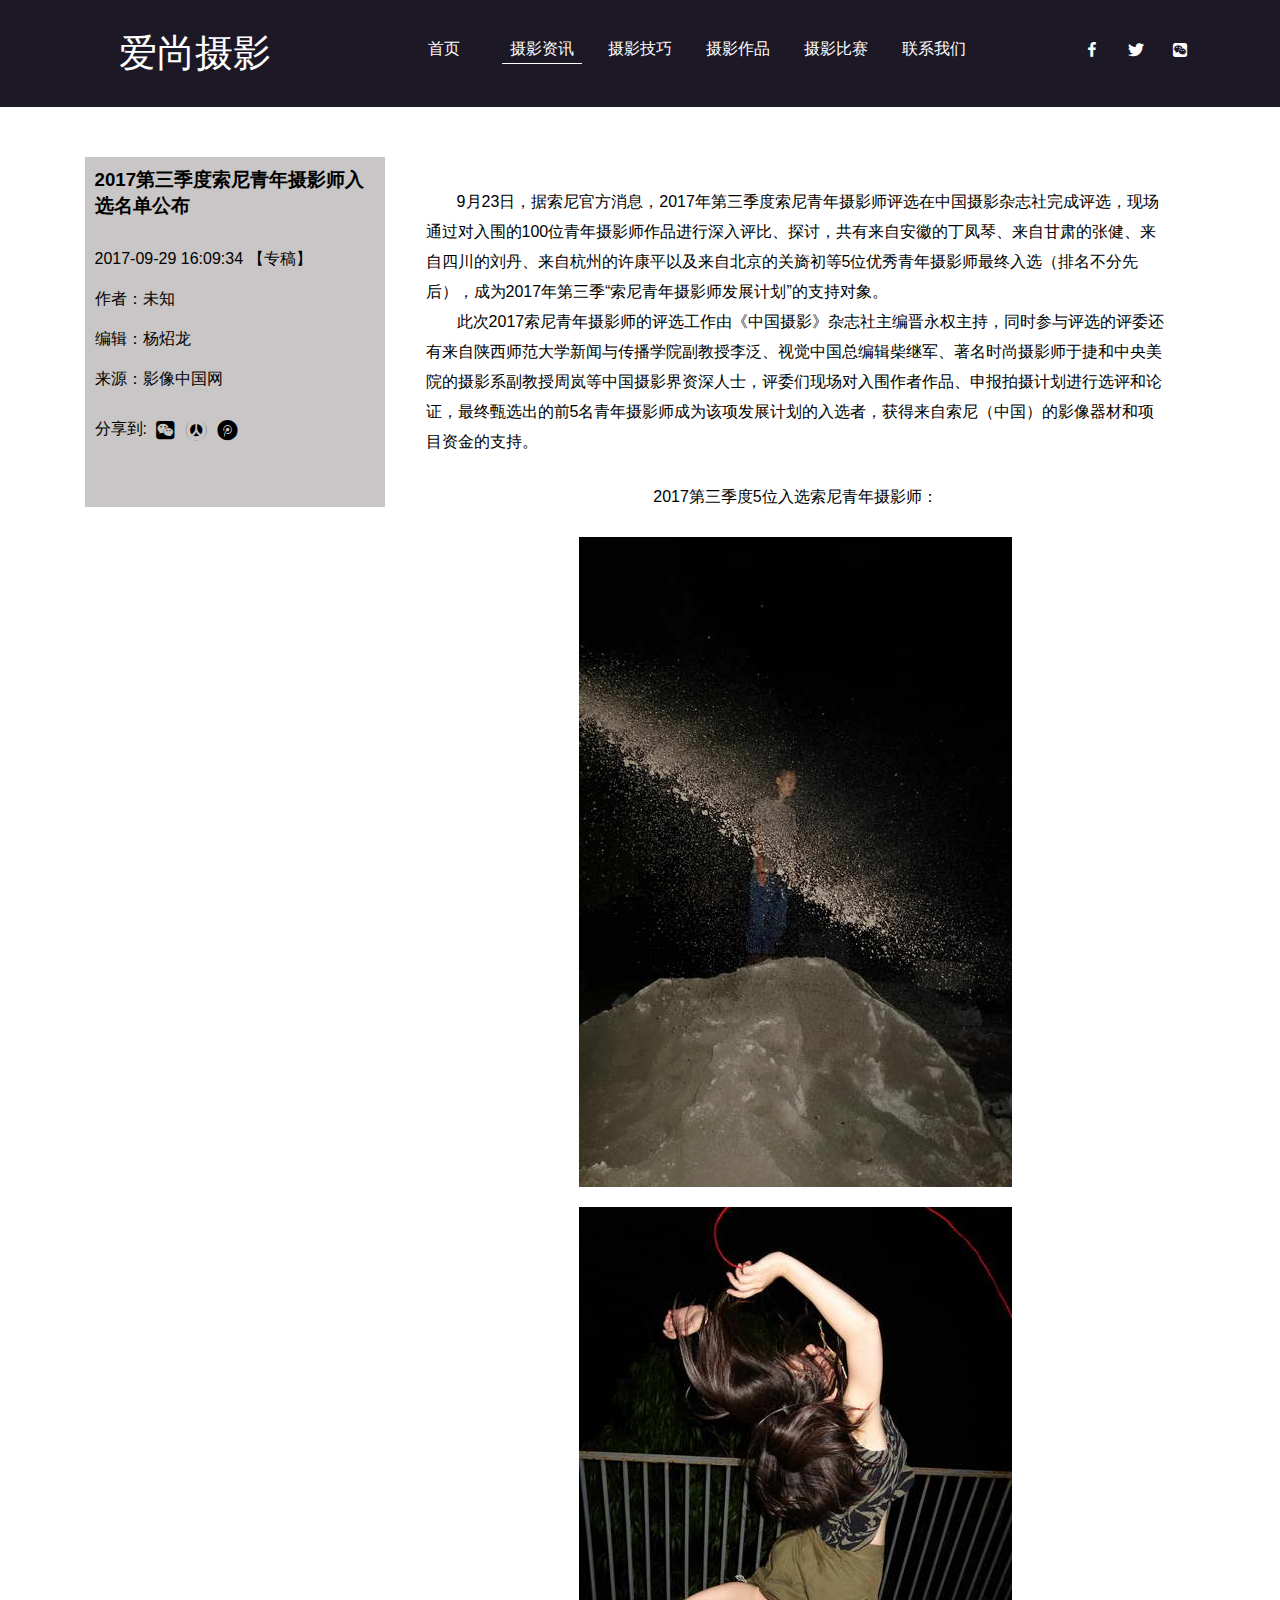
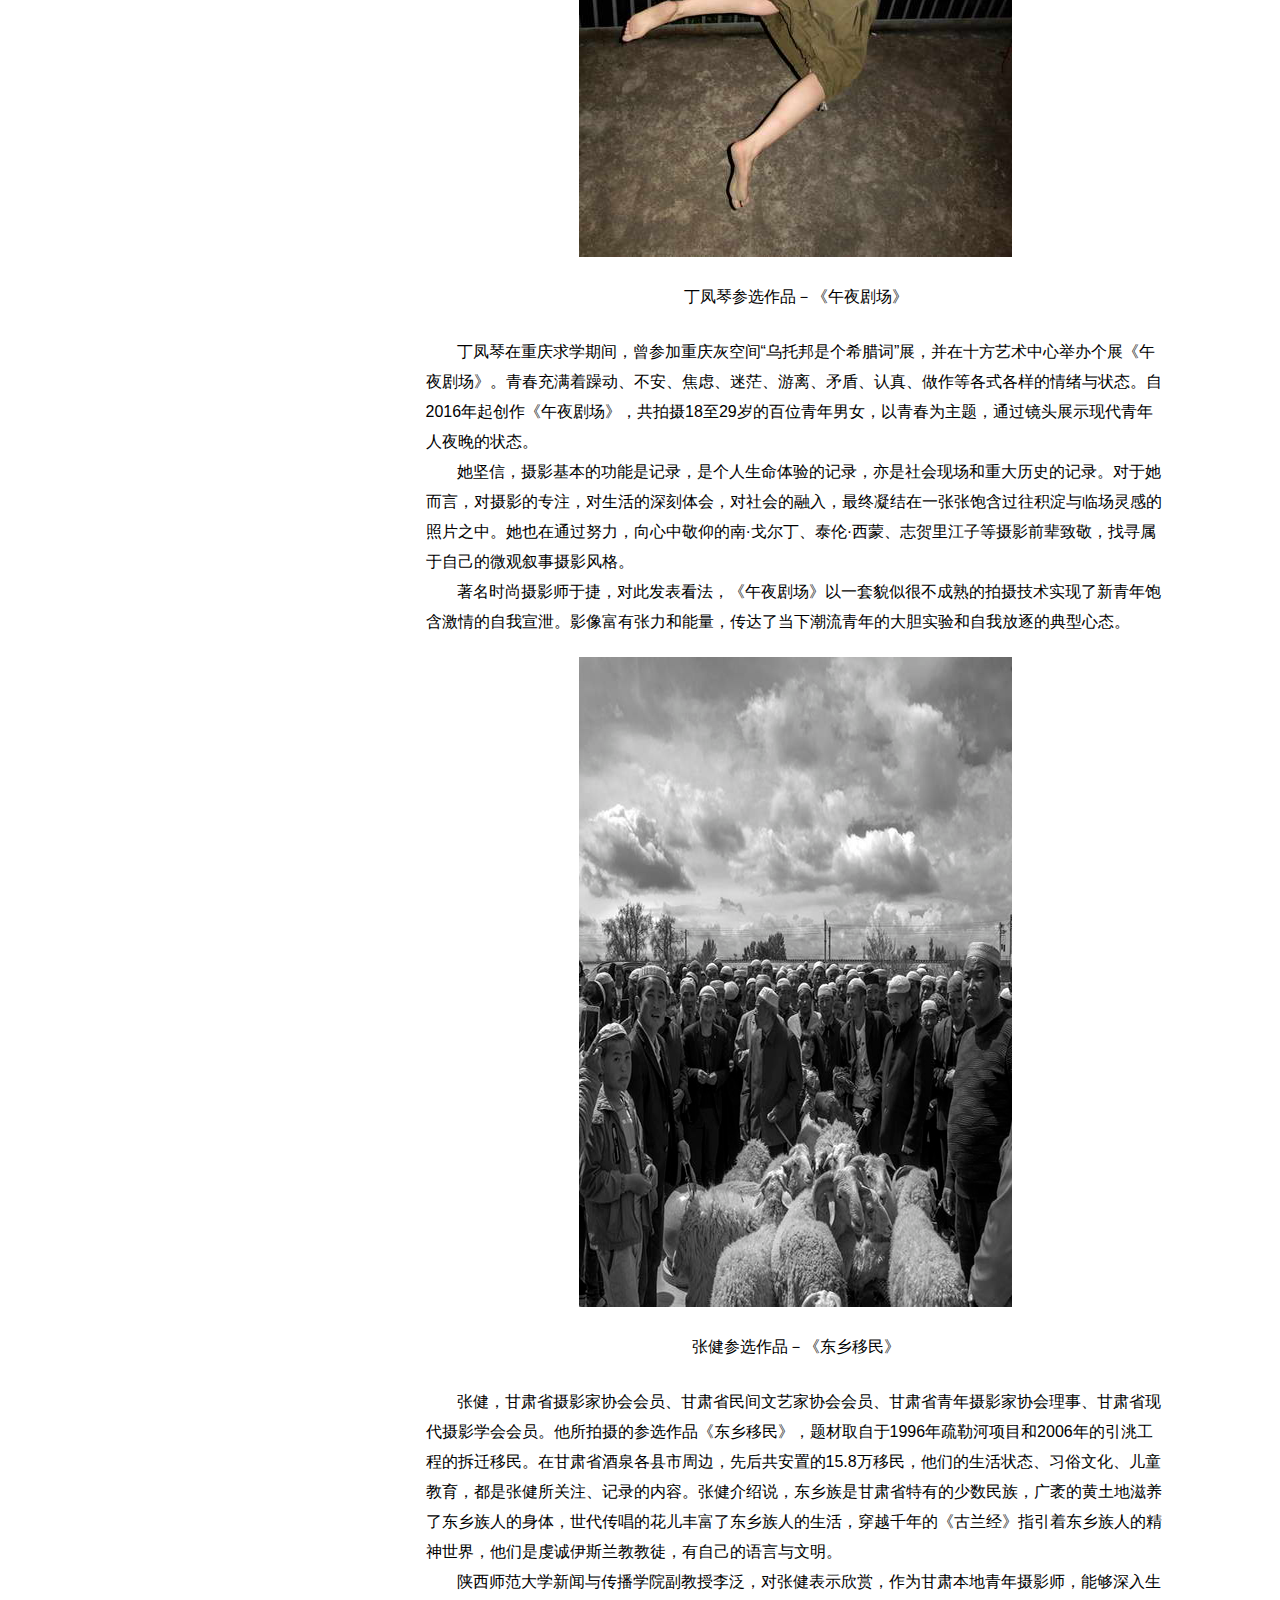
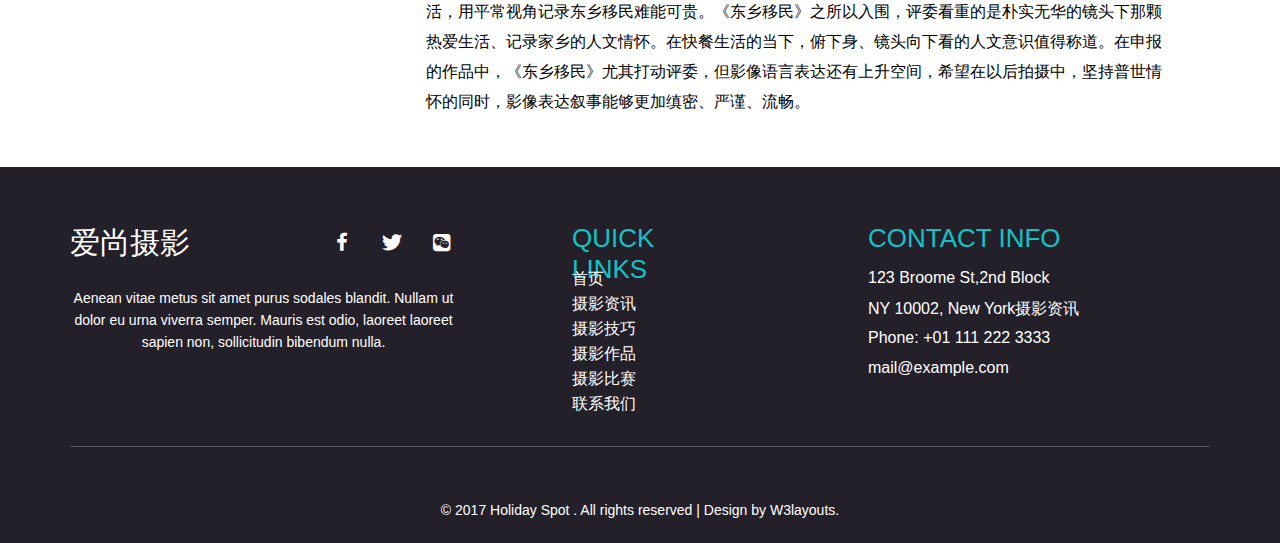
<file: zixunxiangqing.html>
<!doctype html>
<html lang="en">
<head>
    <meta charset="UTF-8">
    <meta name="viewport"
          content="width=device-width, user-scalable=no, initial-scale=1.0, maximum-scale=1.0, minimum-scale=1.0">
    <meta http-equiv="X-UA-Compatible" content="ie=edge">
    <title>资讯详情</title>
    <link rel="stylesheet" href="css/zixunxiangqing.css">
    <link rel="stylesheet" href="iconfont/iconfont.css">
    <link rel="stylesheet" href="iconfont1/iconfont.css">
</head>
<body>
<!--头部开始-->
<header>
    <div class="name">爱尚摄影</div>
    <ul class="daohang">
        <li><a href="index.html">首页</a>

        <li class="lis">
            <a href="zixun.html" class="ab">摄影资讯</a>
        <div class="hengxian"></div></li>
        </li>
        <li class="lis">
            <a href="jiqiao.html" class="ab">摄影技巧</a>

        </li>
        <li class="lis">
            <a href="zuopin.html" class="ab">摄影作品</a>

        </li>
        <li class="lis">
            <a href="bisai.html" class="ab">摄影比赛</a>

        </li>
        <li class="lis">
            <a href="lianxi.html" class="ab">联系我们</a>

        </li>
    </ul>
    <ul class="iconbox">
        <li class="iconfont icon-facebookf"></li>
        <li class="iconfont icon-tuite"></li>
        <li class="iconfont icon-leaf"></li>
    </ul>
</header>
<!--头部结束-->

<!--详情开始-->
<section class="xiangqing">
<div class="xiangqing-left">
    <h3>2017第三季度索尼青年摄影师入选名单公布</h3>
     <h4>2017-09-29 16:09:34 【专稿】<br>
         作者：未知<br>
         编辑：杨炤龙<br>
         来源：影像中国网<br></h4>
    <div class="fenxiang">
        <span>分享到:</span>
        <div class="fenxiangicon">
            <div class="iconfont icon-weixin"></div>
            <div class="iconfont icon-renrenwang"></div>
            <div class="iconfont icon-tengxunweibo"></div>
        </div>
</div>


    </div>
    <div class="xiangqing-right">
      <span>&nbsp&nbsp&nbsp&nbsp&nbsp&nbsp&nbsp9月23日，据索尼官方消息，2017年第三季度索尼青年摄影师评选在中国摄影杂志社完成评选，现场通过对入围的100位青年摄影师作品进行深入评比、探讨，共有来自安徽的丁凤琴、来自甘肃的张健、来自四川的刘丹、来自杭州的许康平以及来自北京的关旖初等5位优秀青年摄影师最终入选（排名不分先后），成为2017年第三季“索尼青年摄影师发展计划”的支持对象。<br>
&nbsp&nbsp&nbsp&nbsp&nbsp&nbsp&nbsp此次2017索尼青年摄影师的评选工作由《中国摄影》杂志社主编晋永权主持，同时参与评选的评委还有来自陕西师范大学新闻与传播学院副教授李泛、视觉中国总编辑柴继军、著名时尚摄影师于捷和中央美院的摄影系副教授周岚等中国摄影界资深人士，评委们现场对入围作者作品、申报拍摄计划进行选评和论证，最终甄选出的前5名青年摄影师成为该项发展计划的入选者，获得来自索尼（中国）的影像器材和项目资金的支持。</span>
        <h4>2017第三季度5位入选索尼青年摄影师：</h4>
        <div class="tu1">
            <img src="img/150667jpg.jpg" alt="">
        </div>
        <div class="tu2">
            <img src="img/1506672807740234.jpg" alt="">
        </div>
        <h4>丁凤琴参选作品－《午夜剧场》</h4>
        <span>&nbsp&nbsp&nbsp&nbsp&nbsp&nbsp&nbsp丁凤琴在重庆求学期间，曾参加重庆灰空间“乌托邦是个希腊词”展，并在十方艺术中心举办个展《午夜剧场》。青春充满着躁动、不安、焦虑、迷茫、游离、矛盾、认真、做作等各式各样的情绪与状态。自2016年起创作《午夜剧场》，共拍摄18至29岁的百位青年男女，以青春为主题，通过镜头展示现代青年人夜晚的状态。<br>
&nbsp&nbsp&nbsp&nbsp&nbsp&nbsp&nbsp她坚信，摄影基本的功能是记录，是个人生命体验的记录，亦是社会现场和重大历史的记录。对于她而言，对摄影的专注，对生活的深刻体会，对社会的融入，最终凝结在一张张饱含过往积淀与临场灵感的照片之中。她也在通过努力，向心中敬仰的南·戈尔丁、泰伦·西蒙、志贺里江子等摄影前辈致敬，找寻属于自己的微观叙事摄影风格。<br>
&nbsp&nbsp&nbsp&nbsp&nbsp&nbsp&nbsp著名时尚摄影师于捷，对此发表看法，《午夜剧场》以一套貌似很不成熟的拍摄技术实现了新青年饱含激情的自我宣泄。影像富有张力和能量，传达了当下潮流青年的大胆实验和自我放逐的典型心态。</span>
        <div class="tu3">
            <img src="img/1506672822521669.jpg" alt="">
        </div>
        <h4>张健参选作品－《东乡移民》</h4>
        <span>&nbsp&nbsp&nbsp&nbsp&nbsp&nbsp&nbsp张健，甘肃省摄影家协会会员、甘肃省民间文艺家协会会员、甘肃省青年摄影家协会理事、甘肃省现代摄影学会会员。他所拍摄的参选作品《东乡移民》，题材取自于1996年疏勒河项目和2006年的引洮工程的拆迁移民。在甘肃省酒泉各县市周边，先后共安置的15.8万移民，他们的生活状态、习俗文化、儿童教育，都是张健所关注、记录的内容。张健介绍说，东乡族是甘肃省特有的少数民族，广袤的黄土地滋养了东乡族人的身体，世代传唱的花儿丰富了东乡族人的生活，穿越千年的《古兰经》指引着东乡族人的精神世界，他们是虔诚伊斯兰教教徒，有自己的语言与文明。<br>
&nbsp&nbsp&nbsp&nbsp&nbsp&nbsp&nbsp陕西师范大学新闻与传播学院副教授李泛，对张健表示欣赏，作为甘肃本地青年摄影师，能够深入生活，用平常视角记录东乡移民难能可贵。《东乡移民》之所以入围，评委看重的是朴实无华的镜头下那颗热爱生活、记录家乡的人文情怀。在快餐生活的当下，俯下身、镜头向下看的人文意识值得称道。在申报的作品中，《东乡移民》尤其打动评委，但影像语言表达还有上升空间，希望在以后拍摄中，坚持普世情怀的同时，影像表达叙事能够更加缜密、严谨、流畅。</span>
    </div>
</section>
<!--详情结束-->

<!--底部开始-->
<footer>
    <div class="dibu">
        <div class="dibu-left">
            <div class="dibu-left-left">爱尚摄影</div>
            <div class="dibu-icon">
                <a href="" class="iconfont icon-facebookf"></a>
                <a href="" class="iconfont icon-tuite"></a>
                <a href="" class="iconfont icon-leaf"></a>
            </div>
            <span class="dibuwenzi">Aenean vitae metus sit amet purus sodales blandit. Nullam ut dolor eu urna viverra semper. Mauris est odio, laoreet laoreet sapien non, sollicitudin bibendum nulla.</span>
        </div>
        <div class="dibu-right">
            <div class="db1">
                <dl class="dibu-right-title1">QUICK LINKS</dl>
                <dd><a href="index.html">首页</a></dd>
                <dd><a href="zixun.html">摄影资讯</a></dd>
                <dd><a href="jiqiao.html">摄影技巧</a></dd>
                <dd><a href="zuopin.html">摄影作品</a></dd>
                <dd><a href="bisai.html">摄影比赛</a></dd>
                <dd><a href="lianxi.html">联系我们</a></dd>
            </div>
            <div class="db2">
                <dl class="dibu-right-title2">CONTACT INFO</dl>
                <dd>123 Broome St,2nd Block</dd>
                <dd>NY 10002, New York摄影资讯</dd>
                <dd>Phone: +01 111 222 3333</dd>
                <dd>mail@example.com</dd>
            </div>
        </div>
    </div>
    </div>
    <span class="dibu-bottom">&copy 2017 Holiday Spot . All rights reserved | Design by W3layouts.</span>
</footer>
<!--底部结束-->
</body>
</html>
</file>
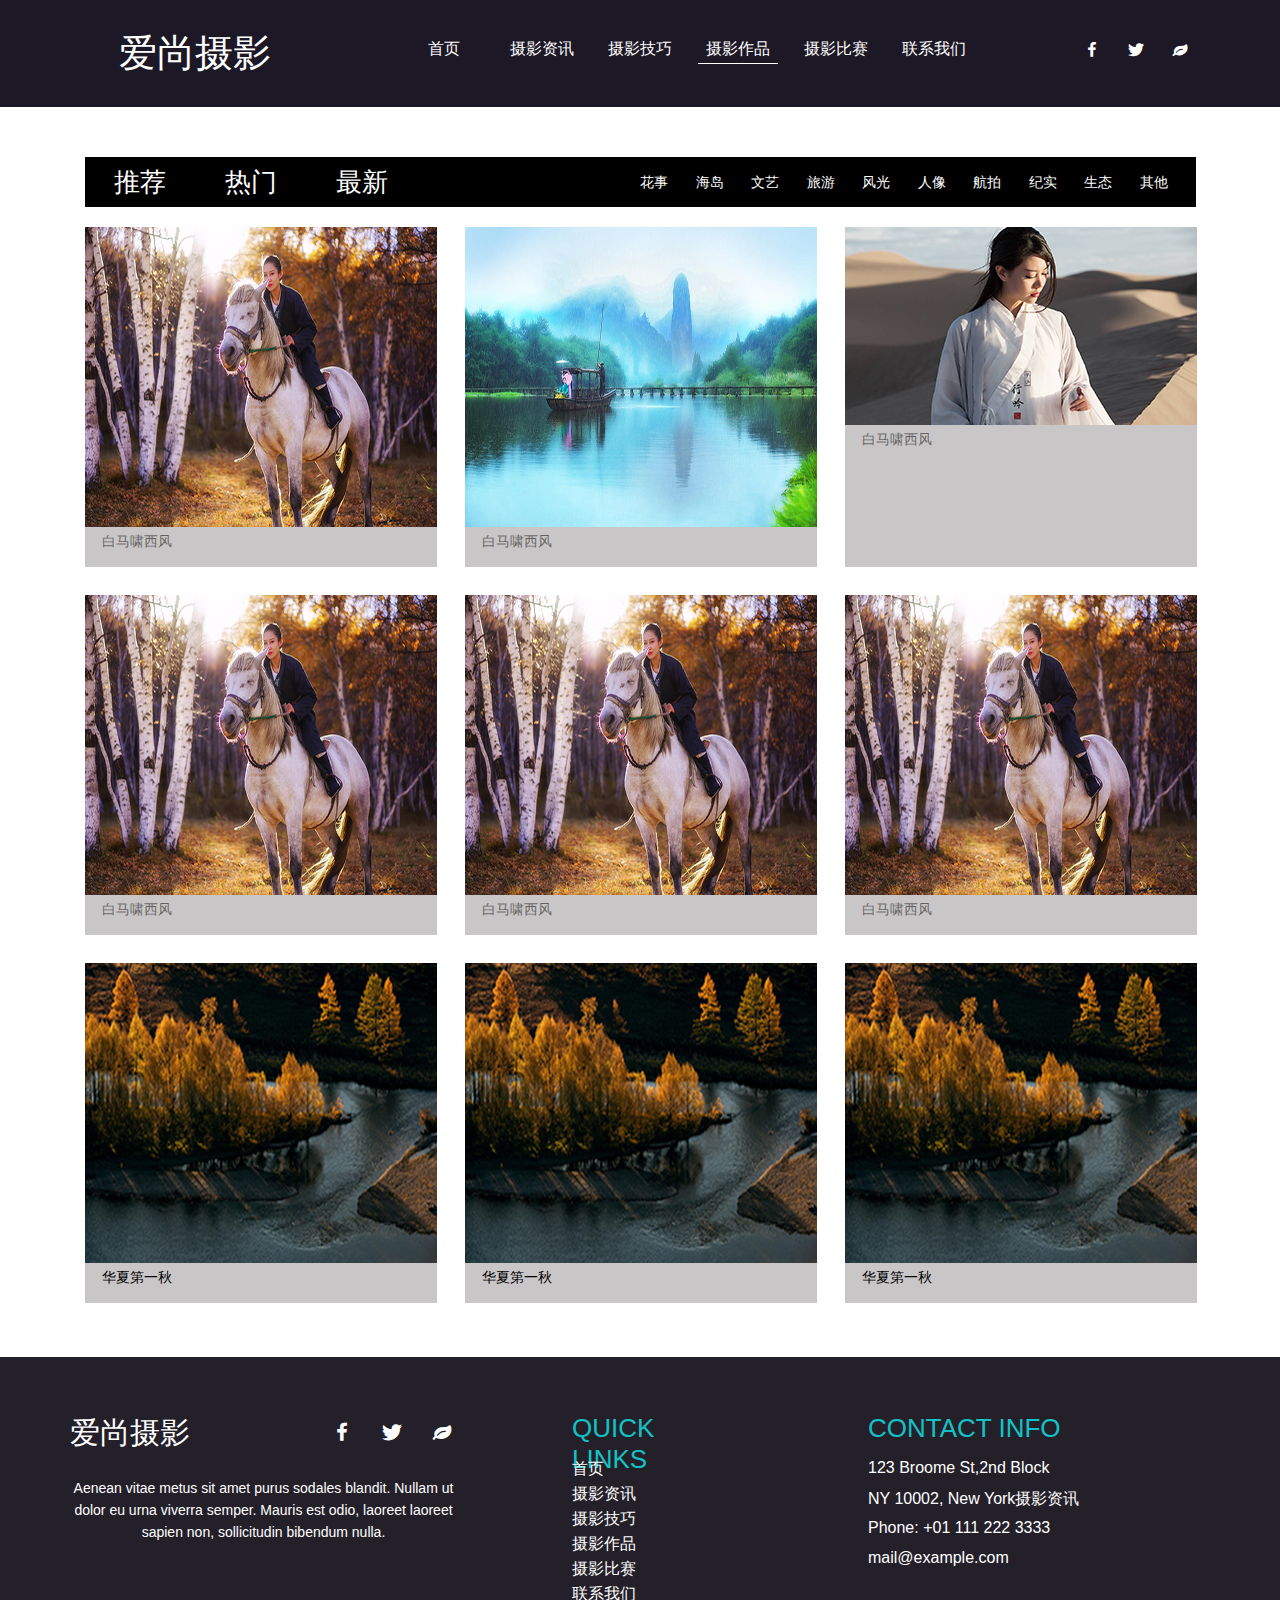
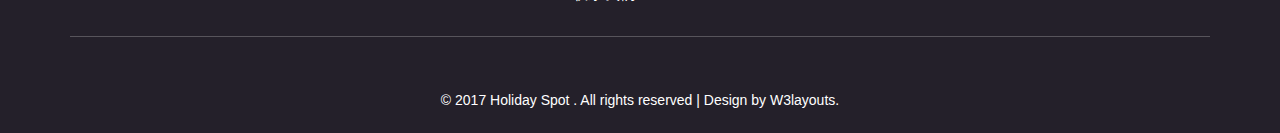
<file: zuopin.html>
<!doctype html>
<html lang="en">
<head>
    <meta charset="UTF-8">
    <meta name="viewport"
          content="width=device-width, user-scalable=no, initial-scale=1.0, maximum-scale=1.0, minimum-scale=1.0">
    <meta http-equiv="X-UA-Compatible" content="ie=edge">
    <title>作品</title>
    <link rel="stylesheet" href="css/zuopin.css">
    <link rel="stylesheet" href="iconfont/iconfont.css">
</head>
<body>
<!--头部开始-->
<header>
    <div class="name">爱尚摄影</div>
    <ul class="daohang">
        <li><a href="index.html">首页</a>

        <li class="lis">
            <a href="zixun.html" class="ab">摄影资讯</a>

        </li>
        <li class="lis">
            <a href="jiqiao.html" class="ab">摄影技巧</a>

        </li>
        <li class="lis">
            <a href="zuopin.html" class="ab">摄影作品</a>
            <div class="hengxian"></div></li>
        </li>
        <li class="lis">
            <a href="bisai.html" class="ab">摄影比赛</a>

        </li>
        <li class="lis">
            <a href="lianxi.html" class="ab">联系我们</a>

        </li>
    </ul>
    <ul class="iconbox">
        <li class="iconfont icon-facebookf"></li>
        <li class="iconfont icon-tuite"></li>
        <li class="iconfont icon-leaf"></li>
    </ul>
</header>
<!--头部结束-->

<section class="fenlei">
 <div class="fenlei-left">
     <a href="" class="tuijian">推荐</a>
     <a href="" class="remen">热门</a>
     <a href="" class="zuixin">最新</a>
 </div>
    <div class="fenlei-right">
        <a href="" class="huashi">花事</a>
        <a href="" class="huashi">海岛</a>
        <a href="" class="huashi">文艺</a>
        <a href="" class="huashi">旅游</a>
        <a href="" class="huashi">风光</a>
        <a href="" class="huashi">人像</a>
        <a href="" class="huashi">航拍</a>
        <a href="" class="huashi">纪实</a>
        <a href="" class="huashi">生态</a>
        <a href="" class="huashi">其他</a>
    </div>
</section>
<!--分类结束-->
<!--列表开始-->
<section class="liebiao">
    <ul class="zixun-box">
        <li><a href="zuopinxiangqing.html">
            <div class="tupian">
                <img src="img/0577d9154f42aa0a4abbfe0377f32c8e.jpg" alt="">
                <span class="title">白马啸西风</span>
            </div>
        </a></li>
        <li><a href="zuopinxiangqing.html">
            <div class="tupian">
                <img src="img/7e5c07190a1d82ddf3a57ae4963401d1.jpg" alt="">
                <span class="title">白马啸西风</span>
            </div>
        </a></li>
        <li><a href="zuopinxiangqing.html">
            <div class="tupian">
                <img src="img/25dc0166e445275a915b67394883cc5a.jpg" alt="">
                <span class="title">白马啸西风</span>
            </div>
        </a></li>
        <li><a href="zuopinxiangqing.html">
            <div class="tupian">
                <img src="img/0577d9154f42aa0a4abbfe0377f32c8e.jpg" alt="">
                <span class="title">白马啸西风</span>
            </div>
        </a></li>
        <li><a href="zuopinxiangqing.html">
            <div class="tupian">
                <img src="img/0577d9154f42aa0a4abbfe0377f32c8e.jpg" alt="">
                <span class="title">白马啸西风</span>
            </div>
        </a></li>
        <li><a href="zuopinxiangqing.html">
            <div class="tupian">
                <img src="img/0577d9154f42aa0a4abbfe0377f32c8e.jpg" alt="">
                <span class="title">白马啸西风</span>
            </div>
        </a></li>
        <li>
            <div class="tupian">
                <img src="img/5fda4b2055bbcd38cf44e237482f3e9f.jpg" alt="">
                <span class="title">华夏第一秋</span>
            </div>
        </li>
        <li>
            <div class="tupian">
                <img src="img/5fda4b2055bbcd38cf44e237482f3e9f.jpg" alt="">
                <span class="title">华夏第一秋</span>
            </div>
        </li>
        <li>
            <div class="tupian">
                <img src="img/5fda4b2055bbcd38cf44e237482f3e9f.jpg" alt="">
                <span class="title">华夏第一秋</span>
            </div>
        </li>
    </ul>
</section>
<!--列表结束-->
<!--底部开始-->
<footer>
    <div class="dibu">
        <div class="dibu-left">
            <div class="dibu-left-left">爱尚摄影</div>
            <div class="dibu-icon">
                <a href="" class="iconfont icon-facebookf"></a>
                <a href="" class="iconfont icon-tuite"></a>
                <a href="" class="iconfont icon-leaf"></a>
            </div>
            <span class="dibuwenzi">Aenean vitae metus sit amet purus sodales blandit. Nullam ut dolor eu urna viverra semper. Mauris est odio, laoreet laoreet sapien non, sollicitudin bibendum nulla.</span>
        </div>
        <div class="dibu-right">
            <div class="db1">
                <dl class="dibu-right-title1">QUICK LINKS</dl>
                <dd><a href="index.html">首页</a></dd>
                <dd><a href="zixun.html">摄影资讯</a></dd>
                <dd><a href="jiqiao.html">摄影技巧</a></dd>
                <dd><a href="zuopin.html">摄影作品</a></dd>
                <dd><a href="bisai.html">摄影比赛</a></dd>
                <dd><a href="lianxi.html">联系我们</a></dd>
            </div>
            <div class="db2">
                <dl class="dibu-right-title2">CONTACT INFO</dl>
                <dd>123 Broome St,2nd Block</dd>
                <dd>NY 10002, New York摄影资讯</dd>
                <dd>Phone: +01 111 222 3333</dd>
                <dd>mail@example.com</dd>
            </div>
        </div>
    </div>
    </div>
    <span class="dibu-bottom">&copy 2017 Holiday Spot . All rights reserved | Design by W3layouts.</span>
</footer>
<!--底部结束-->
</body>
</html>
</file>
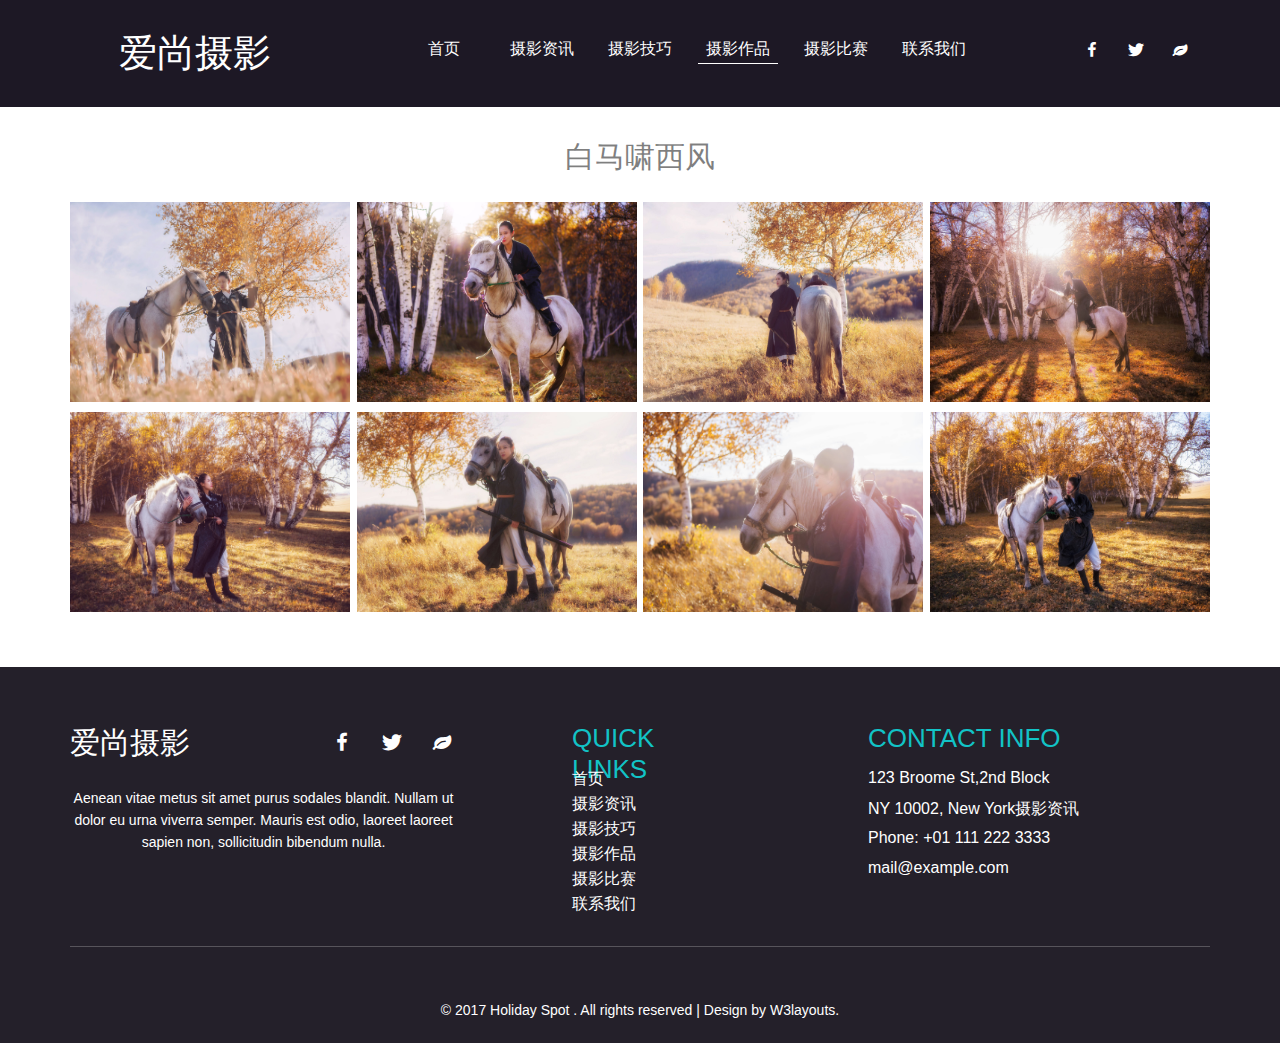
<file: zuopinxiangqing.html>
<!doctype html>
<html lang="en">
<head>
    <meta charset="UTF-8">
    <meta name="viewport"
          content="width=device-width, user-scalable=no, initial-scale=1.0, maximum-scale=1.0, minimum-scale=1.0">
    <meta http-equiv="X-UA-Compatible" content="ie=edge">
    <title>作品详情</title>
    <link rel="stylesheet" href="css/zuopinxiangqing.css">
    <link rel="stylesheet" href="iconfont/iconfont.css">

</head>
<body>
<!--头部开始-->
<header>
    <div class="name">爱尚摄影</div>
    <ul class="daohang">
        <li><a href="">首页</a>

        <li class="lis">
            <a href="zixun.html" class="ab">摄影资讯</a>

        </li>
        <li class="lis">
            <a href="jiqiao.html" class="ab">摄影技巧</a>

        </li>
        <li class="lis">
            <a href="zuopin.html" class="ab">摄影作品</a>
            <div class="hengxian"></div></li>
        </li>
        <li class="lis">
            <a href="bisai.html" class="ab">摄影比赛</a>

        </li>
        <li class="lis">
            <a href="lianxi.html" class="ab">联系我们</a>

        </li>
    </ul>
    <ul class="iconbox">
        <li class="iconfont icon-facebookf"></li>
        <li class="iconfont icon-tuite"></li>
        <li class="iconfont icon-leaf"></li>
    </ul>
</header>
<!--头部结束-->
<!--标题开始-->
<!--标题结束-->
<section class="titles">
   白马啸西风
</section>
<!--内容开始-->
<section class="neirongBox">
<ul class="neirong">
    <li class="neirong1">
        <div class="opcsmall">
            <div class="fangdajing">
            </div>
        </div>
        <img src="img/1111.jpg" alt="">
    </li>
    <li class="neirong2">
        <div class="opcsmall">
            <div class="fangdajing"></div>
        </div>
        <img src="img/2222.jpg" alt="">
    </li>
    <li class="neirong3">
        <div class="opcsmall">
            <div class="fangdajing"></div>
        </div>
        <img src="img/3333.jpg" alt="">
    </li>
    <li class="neirong4">
        <div class="opcsmall">
            <div class="fangdajing"></div>
        </div>
        <img src="img/4444.jpg" alt="">
    </li>
    <li class="neirong5">
        <div class="opcsmall">
            <div class="fangdajing"></div>
        </div>
        <img src="img/5555.jpg" alt="">
    </li>
    <li class="neirong6">
        <div class="opcsmall">
            <div class="fangdajing"></div>
        </div>
        <img src="img/6666.jpg" alt="">
    </li>
    <li class="neirong7">
        <div class="opcsmall">
            <div class="fangdajing"></div>
        </div>
        <img src="img/7777.jpg" alt="">
    </li>
    <li class="neirong8">
        <div class="opcsmall">
            <div class="fangdajing"></div>
        </div>
        <img src="img/8888.jpg" alt="">
    </li>
</ul>
    <div class="opc">
        <div class="closes"></div>
        <img src="img/1111.jpg" alt="">
        <div class="slide-left"></div>
        <div class="slide-right"></div>
    </div>

</section>
<!--内容结束-->


<!--底部开始-->
<footer>
    <div class="dibu">
        <div class="dibu-left">
            <div class="dibu-left-left">爱尚摄影</div>
            <div class="dibu-icon">
                <a href="" class="iconfont icon-facebookf"></a>
                <a href="" class="iconfont icon-tuite"></a>
                <a href="" class="iconfont icon-leaf"></a>
            </div>
            <span class="dibuwenzi">Aenean vitae metus sit amet purus sodales blandit. Nullam ut dolor eu urna viverra semper. Mauris est odio, laoreet laoreet sapien non, sollicitudin bibendum nulla.</span>
        </div>
        <div class="dibu-right">
            <div class="db1">
                <dl class="dibu-right-title1">QUICK LINKS</dl>
                <dd><a href="">首页</a></dd>
                <dd><a href="zixun.html">摄影资讯</a></dd>
                <dd><a href="jiqiao.html">摄影技巧</a></dd>
                <dd><a href="zuopin.html">摄影作品</a></dd>
                <dd><a href="bisai.html">摄影比赛</a></dd>
                <dd><a href="lianxi.html">联系我们</a></dd>
            </div>
            <div class="db2">
                <dl class="dibu-right-title2">CONTACT INFO</dl>
                <dd>123 Broome St,2nd Block</dd>
                <dd>NY 10002, New York摄影资讯</dd>
                <dd>Phone: +01 111 222 3333</dd>
                <dd>mail@example.com</dd>
            </div>
        </div>
    </div>
    </div>
    <span class="dibu-bottom">&copy 2017 Holiday Spot . All rights reserved | Design by W3layouts.</span>
</footer>
<!--底部结束-->
</body>
</html>
<script src="js/jquery-3.2.1.js"></script>
<script src="js/zuopinxiangqing.js"></script>
</file>
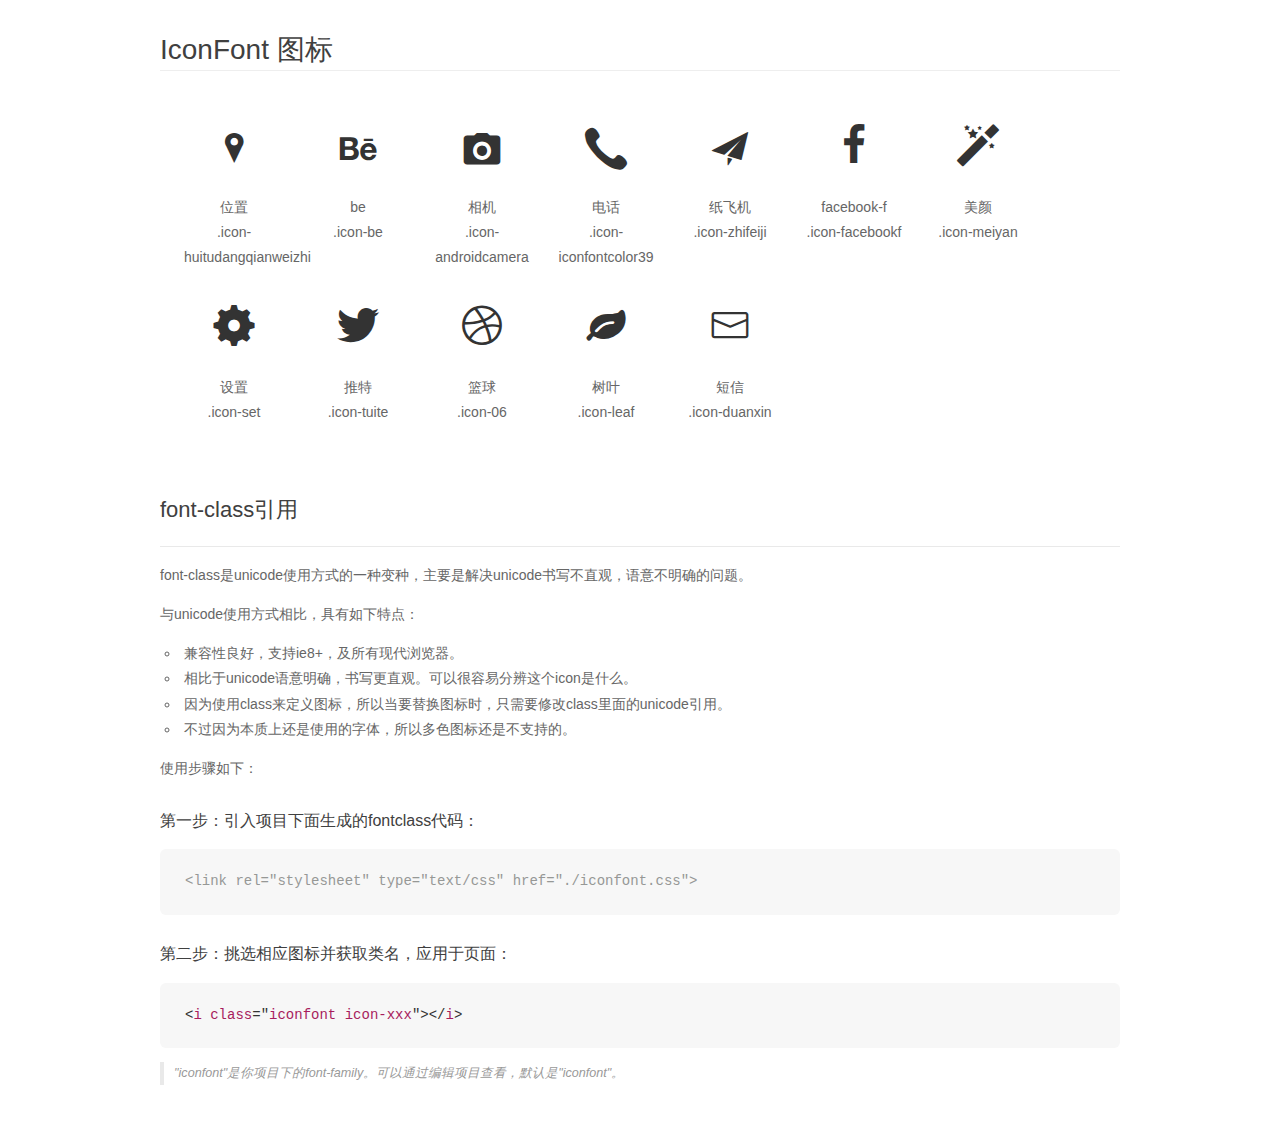
<file: iconfont/demo_fontclass.html>
<!DOCTYPE html>
<html>
<head>
    <meta charset="utf-8"/>
    <title>IconFont</title>
    <link rel="stylesheet" href="demo.css">
    <link rel="stylesheet" href="iconfont.css">
</head>
<body>
    <div class="main markdown">
        <h1>IconFont 图标</h1>
        <ul class="icon_lists clear">
            
                <li>
                <i class="icon iconfont icon-huitudangqianweizhi"></i>
                    <div class="name">位置</div>
                    <div class="fontclass">.icon-huitudangqianweizhi</div>
                </li>
            
                <li>
                <i class="icon iconfont icon-be"></i>
                    <div class="name">be</div>
                    <div class="fontclass">.icon-be</div>
                </li>
            
                <li>
                <i class="icon iconfont icon-androidcamera"></i>
                    <div class="name">相机</div>
                    <div class="fontclass">.icon-androidcamera</div>
                </li>
            
                <li>
                <i class="icon iconfont icon-iconfontcolor39"></i>
                    <div class="name">电话</div>
                    <div class="fontclass">.icon-iconfontcolor39</div>
                </li>
            
                <li>
                <i class="icon iconfont icon-zhifeiji"></i>
                    <div class="name">纸飞机</div>
                    <div class="fontclass">.icon-zhifeiji</div>
                </li>
            
                <li>
                <i class="icon iconfont icon-facebookf"></i>
                    <div class="name">facebook-f</div>
                    <div class="fontclass">.icon-facebookf</div>
                </li>
            
                <li>
                <i class="icon iconfont icon-meiyan"></i>
                    <div class="name">美颜</div>
                    <div class="fontclass">.icon-meiyan</div>
                </li>
            
                <li>
                <i class="icon iconfont icon-set"></i>
                    <div class="name">设置</div>
                    <div class="fontclass">.icon-set</div>
                </li>
            
                <li>
                <i class="icon iconfont icon-tuite"></i>
                    <div class="name">推特</div>
                    <div class="fontclass">.icon-tuite</div>
                </li>
            
                <li>
                <i class="icon iconfont icon-06"></i>
                    <div class="name">篮球</div>
                    <div class="fontclass">.icon-06</div>
                </li>
            
                <li>
                <i class="icon iconfont icon-leaf"></i>
                    <div class="name">树叶</div>
                    <div class="fontclass">.icon-leaf</div>
                </li>
            
                <li>
                <i class="icon iconfont icon-duanxin"></i>
                    <div class="name">短信</div>
                    <div class="fontclass">.icon-duanxin</div>
                </li>
            
        </ul>

        <h2 id="font-class-">font-class引用</h2>
        <hr>

        <p>font-class是unicode使用方式的一种变种，主要是解决unicode书写不直观，语意不明确的问题。</p>
        <p>与unicode使用方式相比，具有如下特点：</p>
        <ul>
        <li>兼容性良好，支持ie8+，及所有现代浏览器。</li>
        <li>相比于unicode语意明确，书写更直观。可以很容易分辨这个icon是什么。</li>
        <li>因为使用class来定义图标，所以当要替换图标时，只需要修改class里面的unicode引用。</li>
        <li>不过因为本质上还是使用的字体，所以多色图标还是不支持的。</li>
        </ul>
        <p>使用步骤如下：</p>
        <h3 id="-fontclass-">第一步：引入项目下面生成的fontclass代码：</h3>


        <pre><code class="lang-js hljs javascript"><span class="hljs-comment">&lt;link rel="stylesheet" type="text/css" href="./iconfont.css"&gt;</span></code></pre>
        <h3 id="-">第二步：挑选相应图标并获取类名，应用于页面：</h3>
        <pre><code class="lang-css hljs">&lt;<span class="hljs-selector-tag">i</span> <span class="hljs-selector-tag">class</span>="<span class="hljs-selector-tag">iconfont</span> <span class="hljs-selector-tag">icon-xxx</span>"&gt;&lt;/<span class="hljs-selector-tag">i</span>&gt;</code></pre>
        <blockquote>
        <p>"iconfont"是你项目下的font-family。可以通过编辑项目查看，默认是"iconfont"。</p>
        </blockquote>
    </div>
</body>
</html>
</file>
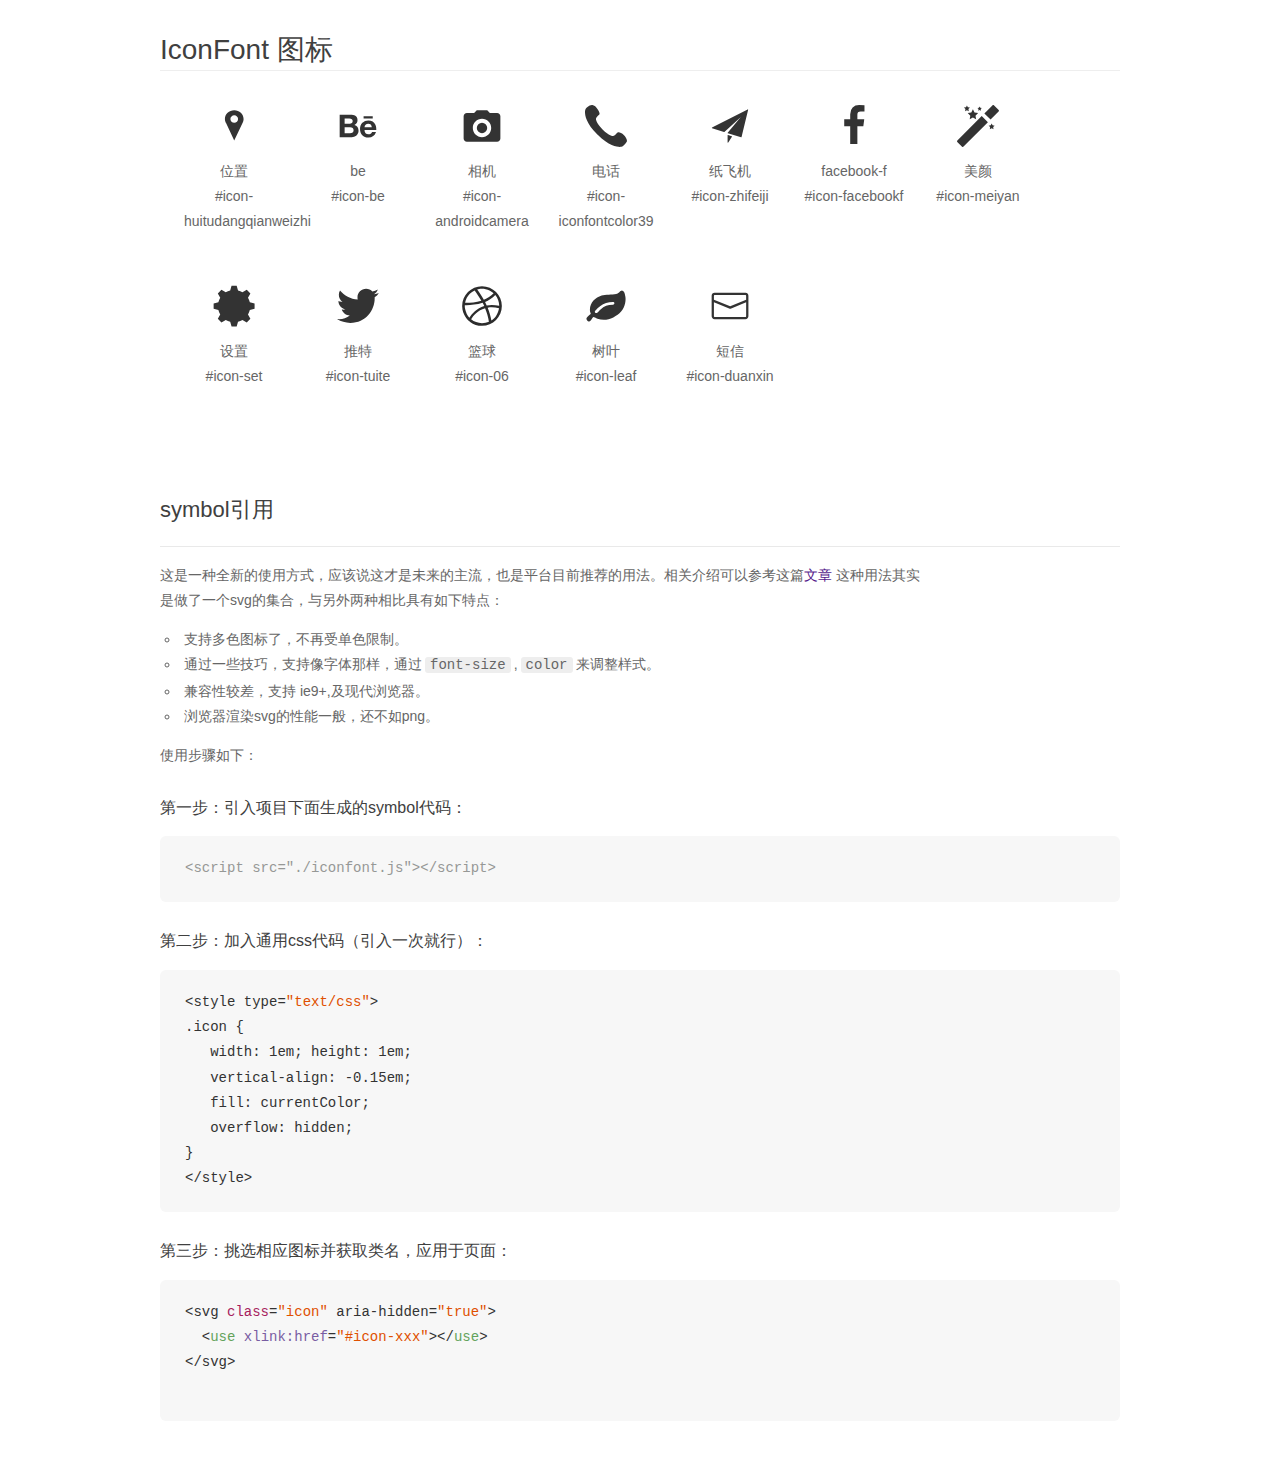
<file: iconfont/demo_symbol.html>
<!DOCTYPE html>
<html>
<head>
    <meta charset="utf-8"/>
    <title>IconFont</title>
    <link rel="stylesheet" href="demo.css">
    <script src="iconfont.js"></script>

    <style type="text/css">
        .icon {
          /* 通过设置 font-size 来改变图标大小 */
          width: 1em; height: 1em;
          /* 图标和文字相邻时，垂直对齐 */
          vertical-align: -0.15em;
          /* 通过设置 color 来改变 SVG 的颜色/fill */
          fill: currentColor;
          /* path 和 stroke 溢出 viewBox 部分在 IE 下会显示
             normalize.css 中也包含这行 */
          overflow: hidden;
        }

    </style>
</head>
<body>
    <div class="main markdown">
        <h1>IconFont 图标</h1>
        <ul class="icon_lists clear">
            
                <li>
                    <svg class="icon" aria-hidden="true">
                        <use xlink:href="#icon-huitudangqianweizhi"></use>
                    </svg>
                    <div class="name">位置</div>
                    <div class="fontclass">#icon-huitudangqianweizhi</div>
                </li>
            
                <li>
                    <svg class="icon" aria-hidden="true">
                        <use xlink:href="#icon-be"></use>
                    </svg>
                    <div class="name">be</div>
                    <div class="fontclass">#icon-be</div>
                </li>
            
                <li>
                    <svg class="icon" aria-hidden="true">
                        <use xlink:href="#icon-androidcamera"></use>
                    </svg>
                    <div class="name">相机</div>
                    <div class="fontclass">#icon-androidcamera</div>
                </li>
            
                <li>
                    <svg class="icon" aria-hidden="true">
                        <use xlink:href="#icon-iconfontcolor39"></use>
                    </svg>
                    <div class="name">电话</div>
                    <div class="fontclass">#icon-iconfontcolor39</div>
                </li>
            
                <li>
                    <svg class="icon" aria-hidden="true">
                        <use xlink:href="#icon-zhifeiji"></use>
                    </svg>
                    <div class="name">纸飞机</div>
                    <div class="fontclass">#icon-zhifeiji</div>
                </li>
            
                <li>
                    <svg class="icon" aria-hidden="true">
                        <use xlink:href="#icon-facebookf"></use>
                    </svg>
                    <div class="name">facebook-f</div>
                    <div class="fontclass">#icon-facebookf</div>
                </li>
            
                <li>
                    <svg class="icon" aria-hidden="true">
                        <use xlink:href="#icon-meiyan"></use>
                    </svg>
                    <div class="name">美颜</div>
                    <div class="fontclass">#icon-meiyan</div>
                </li>
            
                <li>
                    <svg class="icon" aria-hidden="true">
                        <use xlink:href="#icon-set"></use>
                    </svg>
                    <div class="name">设置</div>
                    <div class="fontclass">#icon-set</div>
                </li>
            
                <li>
                    <svg class="icon" aria-hidden="true">
                        <use xlink:href="#icon-tuite"></use>
                    </svg>
                    <div class="name">推特</div>
                    <div class="fontclass">#icon-tuite</div>
                </li>
            
                <li>
                    <svg class="icon" aria-hidden="true">
                        <use xlink:href="#icon-06"></use>
                    </svg>
                    <div class="name">篮球</div>
                    <div class="fontclass">#icon-06</div>
                </li>
            
                <li>
                    <svg class="icon" aria-hidden="true">
                        <use xlink:href="#icon-leaf"></use>
                    </svg>
                    <div class="name">树叶</div>
                    <div class="fontclass">#icon-leaf</div>
                </li>
            
                <li>
                    <svg class="icon" aria-hidden="true">
                        <use xlink:href="#icon-duanxin"></use>
                    </svg>
                    <div class="name">短信</div>
                    <div class="fontclass">#icon-duanxin</div>
                </li>
            
        </ul>


        <h2 id="symbol-">symbol引用</h2>
        <hr>

        <p>这是一种全新的使用方式，应该说这才是未来的主流，也是平台目前推荐的用法。相关介绍可以参考这篇<a href="">文章</a>
        这种用法其实是做了一个svg的集合，与另外两种相比具有如下特点：</p>
        <ul>
          <li>支持多色图标了，不再受单色限制。</li>
          <li>通过一些技巧，支持像字体那样，通过<code>font-size</code>,<code>color</code>来调整样式。</li>
          <li>兼容性较差，支持 ie9+,及现代浏览器。</li>
          <li>浏览器渲染svg的性能一般，还不如png。</li>
        </ul>
        <p>使用步骤如下：</p>
        <h3 id="-symbol-">第一步：引入项目下面生成的symbol代码：</h3>
        <pre><code class="lang-js hljs javascript"><span class="hljs-comment">&lt;script src="./iconfont.js"&gt;&lt;/script&gt;</span></code></pre>
        <h3 id="-css-">第二步：加入通用css代码（引入一次就行）：</h3>
        <pre><code class="lang-js hljs javascript">&lt;style type=<span class="hljs-string">"text/css"</span>&gt;
.icon {
   width: <span class="hljs-number">1</span>em; height: <span class="hljs-number">1</span>em;
   vertical-align: <span class="hljs-number">-0.15</span>em;
   fill: currentColor;
   overflow: hidden;
}
&lt;<span class="hljs-regexp">/style&gt;</span></code></pre>
        <h3 id="-">第三步：挑选相应图标并获取类名，应用于页面：</h3>
        <pre><code class="lang-js hljs javascript">&lt;svg <span class="hljs-class"><span class="hljs-keyword">class</span></span>=<span class="hljs-string">"icon"</span> aria-hidden=<span class="hljs-string">"true"</span>&gt;<span class="xml"><span class="hljs-tag">
  &lt;<span class="hljs-name">use</span> <span class="hljs-attr">xlink:href</span>=<span class="hljs-string">"#icon-xxx"</span>&gt;</span><span class="hljs-tag">&lt;/<span class="hljs-name">use</span>&gt;</span>
</span>&lt;<span class="hljs-regexp">/svg&gt;
        </span></code></pre>
    </div>
</body>
</html>
</file>
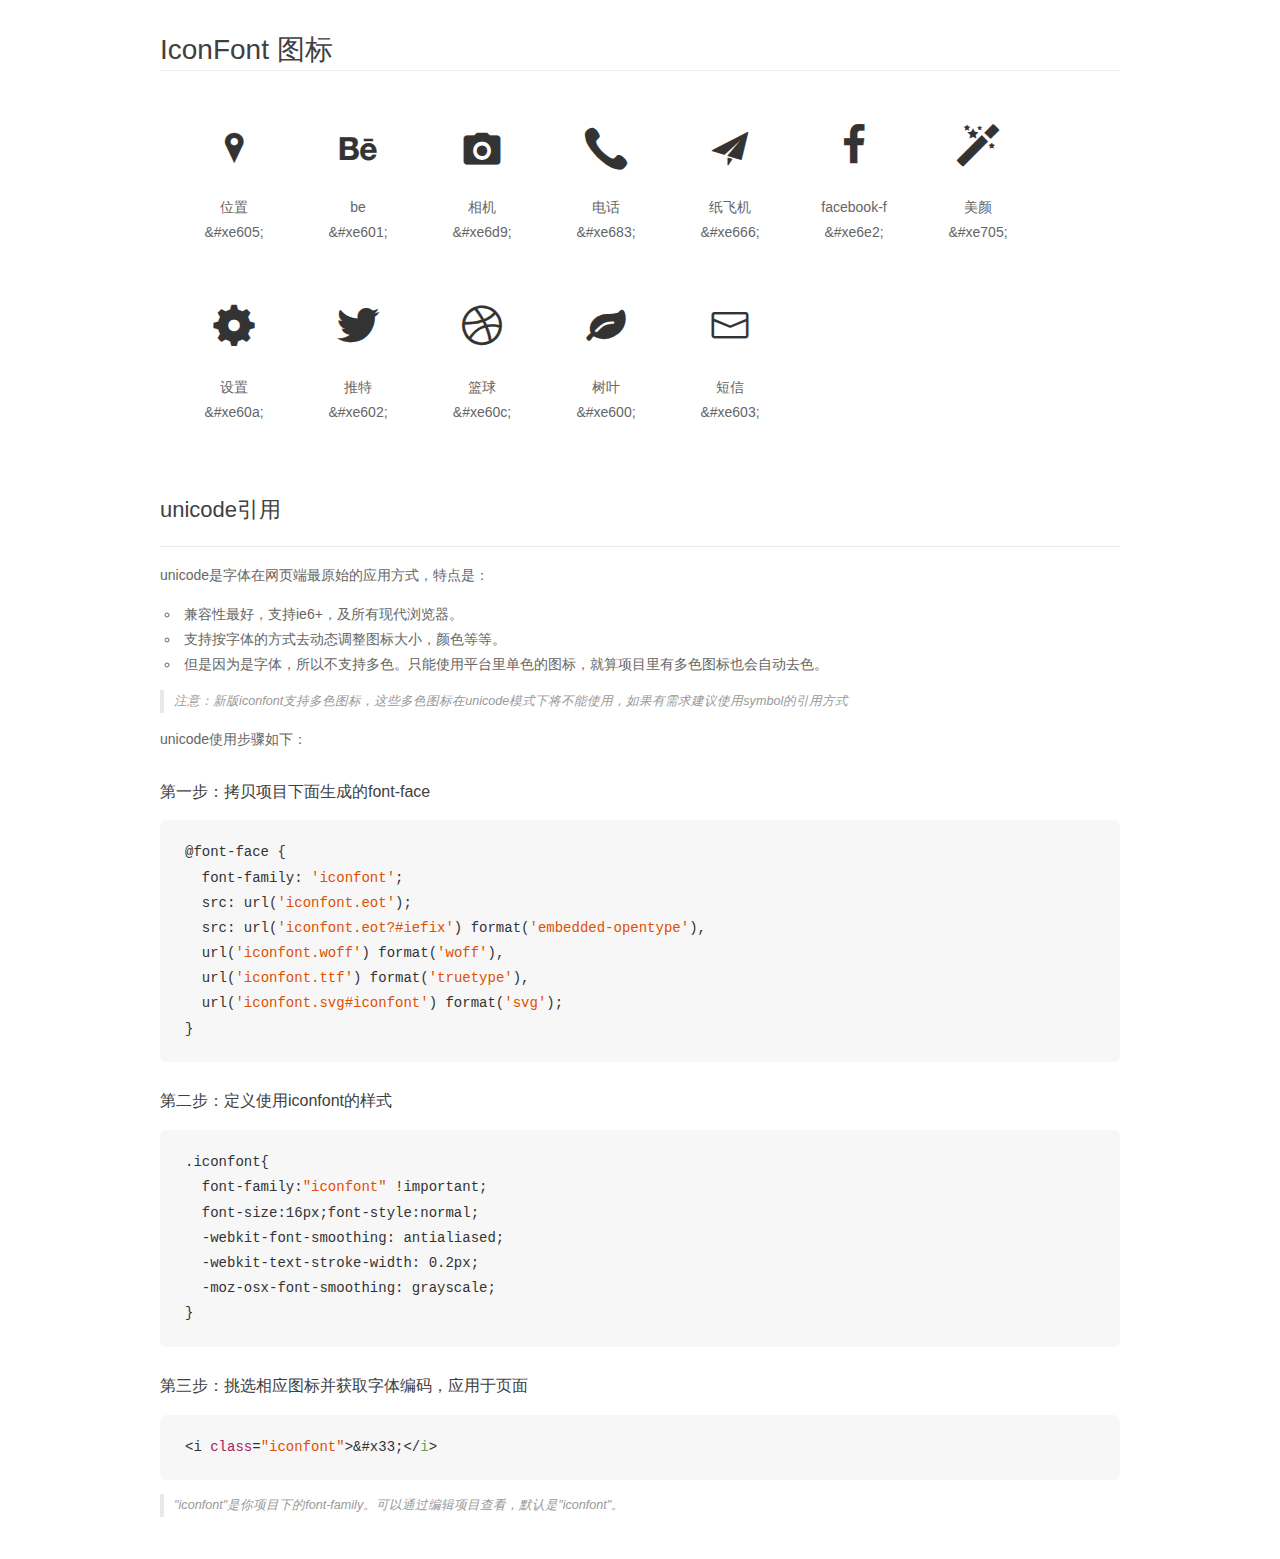
<file: iconfont/demo_unicode.html>
<!DOCTYPE html>
<html>
<head>
    <meta charset="utf-8"/>
    <title>IconFont</title>
    <link rel="stylesheet" href="demo.css">

    <style type="text/css">

        @font-face {font-family: "iconfont";
          src: url('iconfont.eot'); /* IE9*/
          src: url('iconfont.eot#iefix') format('embedded-opentype'), /* IE6-IE8 */
          url('iconfont.woff') format('woff'), /* chrome, firefox */
          url('iconfont.ttf') format('truetype'), /* chrome, firefox, opera, Safari, Android, iOS 4.2+*/
          url('iconfont.svg#iconfont') format('svg'); /* iOS 4.1- */
        }

        .iconfont {
          font-family:"iconfont" !important;
          font-size:16px;
          font-style:normal;
          -webkit-font-smoothing: antialiased;
          -webkit-text-stroke-width: 0.2px;
          -moz-osx-font-smoothing: grayscale;
        }

    </style>
</head>
<body>
    <div class="main markdown">
        <h1>IconFont 图标</h1>
        <ul class="icon_lists clear">
            
                <li>
                <i class="icon iconfont">&#xe605;</i>
                    <div class="name">位置</div>
                    <div class="code">&amp;#xe605;</div>
                </li>
            
                <li>
                <i class="icon iconfont">&#xe601;</i>
                    <div class="name">be</div>
                    <div class="code">&amp;#xe601;</div>
                </li>
            
                <li>
                <i class="icon iconfont">&#xe6d9;</i>
                    <div class="name">相机</div>
                    <div class="code">&amp;#xe6d9;</div>
                </li>
            
                <li>
                <i class="icon iconfont">&#xe683;</i>
                    <div class="name">电话</div>
                    <div class="code">&amp;#xe683;</div>
                </li>
            
                <li>
                <i class="icon iconfont">&#xe666;</i>
                    <div class="name">纸飞机</div>
                    <div class="code">&amp;#xe666;</div>
                </li>
            
                <li>
                <i class="icon iconfont">&#xe6e2;</i>
                    <div class="name">facebook-f</div>
                    <div class="code">&amp;#xe6e2;</div>
                </li>
            
                <li>
                <i class="icon iconfont">&#xe705;</i>
                    <div class="name">美颜</div>
                    <div class="code">&amp;#xe705;</div>
                </li>
            
                <li>
                <i class="icon iconfont">&#xe60a;</i>
                    <div class="name">设置</div>
                    <div class="code">&amp;#xe60a;</div>
                </li>
            
                <li>
                <i class="icon iconfont">&#xe602;</i>
                    <div class="name">推特</div>
                    <div class="code">&amp;#xe602;</div>
                </li>
            
                <li>
                <i class="icon iconfont">&#xe60c;</i>
                    <div class="name">篮球</div>
                    <div class="code">&amp;#xe60c;</div>
                </li>
            
                <li>
                <i class="icon iconfont">&#xe600;</i>
                    <div class="name">树叶</div>
                    <div class="code">&amp;#xe600;</div>
                </li>
            
                <li>
                <i class="icon iconfont">&#xe603;</i>
                    <div class="name">短信</div>
                    <div class="code">&amp;#xe603;</div>
                </li>
            
        </ul>
        <h2 id="unicode-">unicode引用</h2>
        <hr>

        <p>unicode是字体在网页端最原始的应用方式，特点是：</p>
        <ul>
        <li>兼容性最好，支持ie6+，及所有现代浏览器。</li>
        <li>支持按字体的方式去动态调整图标大小，颜色等等。</li>
        <li>但是因为是字体，所以不支持多色。只能使用平台里单色的图标，就算项目里有多色图标也会自动去色。</li>
        </ul>
        <blockquote>
        <p>注意：新版iconfont支持多色图标，这些多色图标在unicode模式下将不能使用，如果有需求建议使用symbol的引用方式</p>
        </blockquote>
        <p>unicode使用步骤如下：</p>
        <h3 id="-font-face">第一步：拷贝项目下面生成的font-face</h3>
        <pre><code class="lang-js hljs javascript">@font-face {
  font-family: <span class="hljs-string">'iconfont'</span>;
  src: url(<span class="hljs-string">'iconfont.eot'</span>);
  src: url(<span class="hljs-string">'iconfont.eot?#iefix'</span>) format(<span class="hljs-string">'embedded-opentype'</span>),
  url(<span class="hljs-string">'iconfont.woff'</span>) format(<span class="hljs-string">'woff'</span>),
  url(<span class="hljs-string">'iconfont.ttf'</span>) format(<span class="hljs-string">'truetype'</span>),
  url(<span class="hljs-string">'iconfont.svg#iconfont'</span>) format(<span class="hljs-string">'svg'</span>);
}
</code></pre>
        <h3 id="-iconfont-">第二步：定义使用iconfont的样式</h3>
        <pre><code class="lang-js hljs javascript">.iconfont{
  font-family:<span class="hljs-string">"iconfont"</span> !important;
  font-size:<span class="hljs-number">16</span>px;font-style:normal;
  -webkit-font-smoothing: antialiased;
  -webkit-text-stroke-width: <span class="hljs-number">0.2</span>px;
  -moz-osx-font-smoothing: grayscale;
}
</code></pre>
        <h3 id="-">第三步：挑选相应图标并获取字体编码，应用于页面</h3>
        <pre><code class="lang-js hljs javascript">&lt;i <span class="hljs-class"><span class="hljs-keyword">class</span></span>=<span class="hljs-string">"iconfont"</span>&gt;&amp;#x33;<span class="xml"><span class="hljs-tag">&lt;/<span class="hljs-name">i</span>&gt;</span></span></code></pre>

        <blockquote>
        <p>"iconfont"是你项目下的font-family。可以通过编辑项目查看，默认是"iconfont"。</p>
        </blockquote>
    </div>


</body>
</html>
</file>
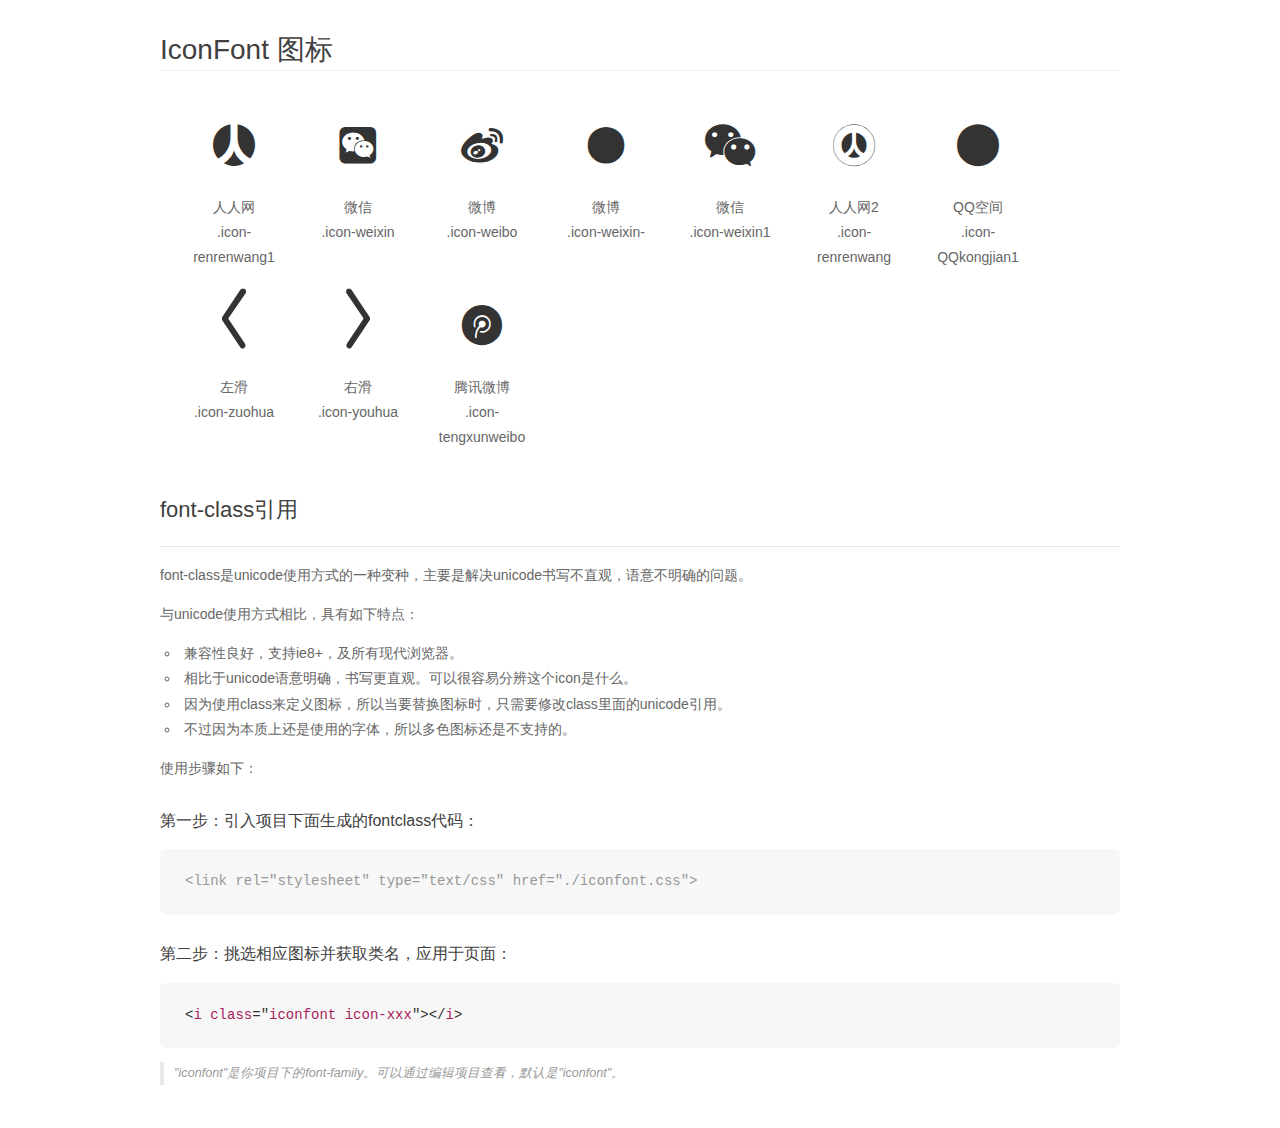
<file: iconfont1/demo_fontclass.html>
<!DOCTYPE html>
<html>
<head>
    <meta charset="utf-8"/>
    <title>IconFont</title>
    <link rel="stylesheet" href="demo.css">
    <link rel="stylesheet" href="iconfont.css">
</head>
<body>
    <div class="main markdown">
        <h1>IconFont 图标</h1>
        <ul class="icon_lists clear">
            
                <li>
                <i class="icon iconfont icon-renrenwang1"></i>
                    <div class="name">人人网</div>
                    <div class="fontclass">.icon-renrenwang1</div>
                </li>
            
                <li>
                <i class="icon iconfont icon-weixin"></i>
                    <div class="name">微信</div>
                    <div class="fontclass">.icon-weixin</div>
                </li>
            
                <li>
                <i class="icon iconfont icon-weibo"></i>
                    <div class="name">微博</div>
                    <div class="fontclass">.icon-weibo</div>
                </li>
            
                <li>
                <i class="icon iconfont icon-weixin-"></i>
                    <div class="name">微博</div>
                    <div class="fontclass">.icon-weixin-</div>
                </li>
            
                <li>
                <i class="icon iconfont icon-weixin1"></i>
                    <div class="name">微信</div>
                    <div class="fontclass">.icon-weixin1</div>
                </li>
            
                <li>
                <i class="icon iconfont icon-renrenwang"></i>
                    <div class="name">人人网2</div>
                    <div class="fontclass">.icon-renrenwang</div>
                </li>
            
                <li>
                <i class="icon iconfont icon-QQkongjian1"></i>
                    <div class="name">QQ空间</div>
                    <div class="fontclass">.icon-QQkongjian1</div>
                </li>
            
                <li>
                <i class="icon iconfont icon-zuohua"></i>
                    <div class="name">左滑</div>
                    <div class="fontclass">.icon-zuohua</div>
                </li>
            
                <li>
                <i class="icon iconfont icon-youhua"></i>
                    <div class="name">右滑</div>
                    <div class="fontclass">.icon-youhua</div>
                </li>
            
                <li>
                <i class="icon iconfont icon-tengxunweibo"></i>
                    <div class="name">腾讯微博</div>
                    <div class="fontclass">.icon-tengxunweibo</div>
                </li>
            
        </ul>

        <h2 id="font-class-">font-class引用</h2>
        <hr>

        <p>font-class是unicode使用方式的一种变种，主要是解决unicode书写不直观，语意不明确的问题。</p>
        <p>与unicode使用方式相比，具有如下特点：</p>
        <ul>
        <li>兼容性良好，支持ie8+，及所有现代浏览器。</li>
        <li>相比于unicode语意明确，书写更直观。可以很容易分辨这个icon是什么。</li>
        <li>因为使用class来定义图标，所以当要替换图标时，只需要修改class里面的unicode引用。</li>
        <li>不过因为本质上还是使用的字体，所以多色图标还是不支持的。</li>
        </ul>
        <p>使用步骤如下：</p>
        <h3 id="-fontclass-">第一步：引入项目下面生成的fontclass代码：</h3>


        <pre><code class="lang-js hljs javascript"><span class="hljs-comment">&lt;link rel="stylesheet" type="text/css" href="./iconfont.css"&gt;</span></code></pre>
        <h3 id="-">第二步：挑选相应图标并获取类名，应用于页面：</h3>
        <pre><code class="lang-css hljs">&lt;<span class="hljs-selector-tag">i</span> <span class="hljs-selector-tag">class</span>="<span class="hljs-selector-tag">iconfont</span> <span class="hljs-selector-tag">icon-xxx</span>"&gt;&lt;/<span class="hljs-selector-tag">i</span>&gt;</code></pre>
        <blockquote>
        <p>"iconfont"是你项目下的font-family。可以通过编辑项目查看，默认是"iconfont"。</p>
        </blockquote>
    </div>
</body>
</html>
</file>
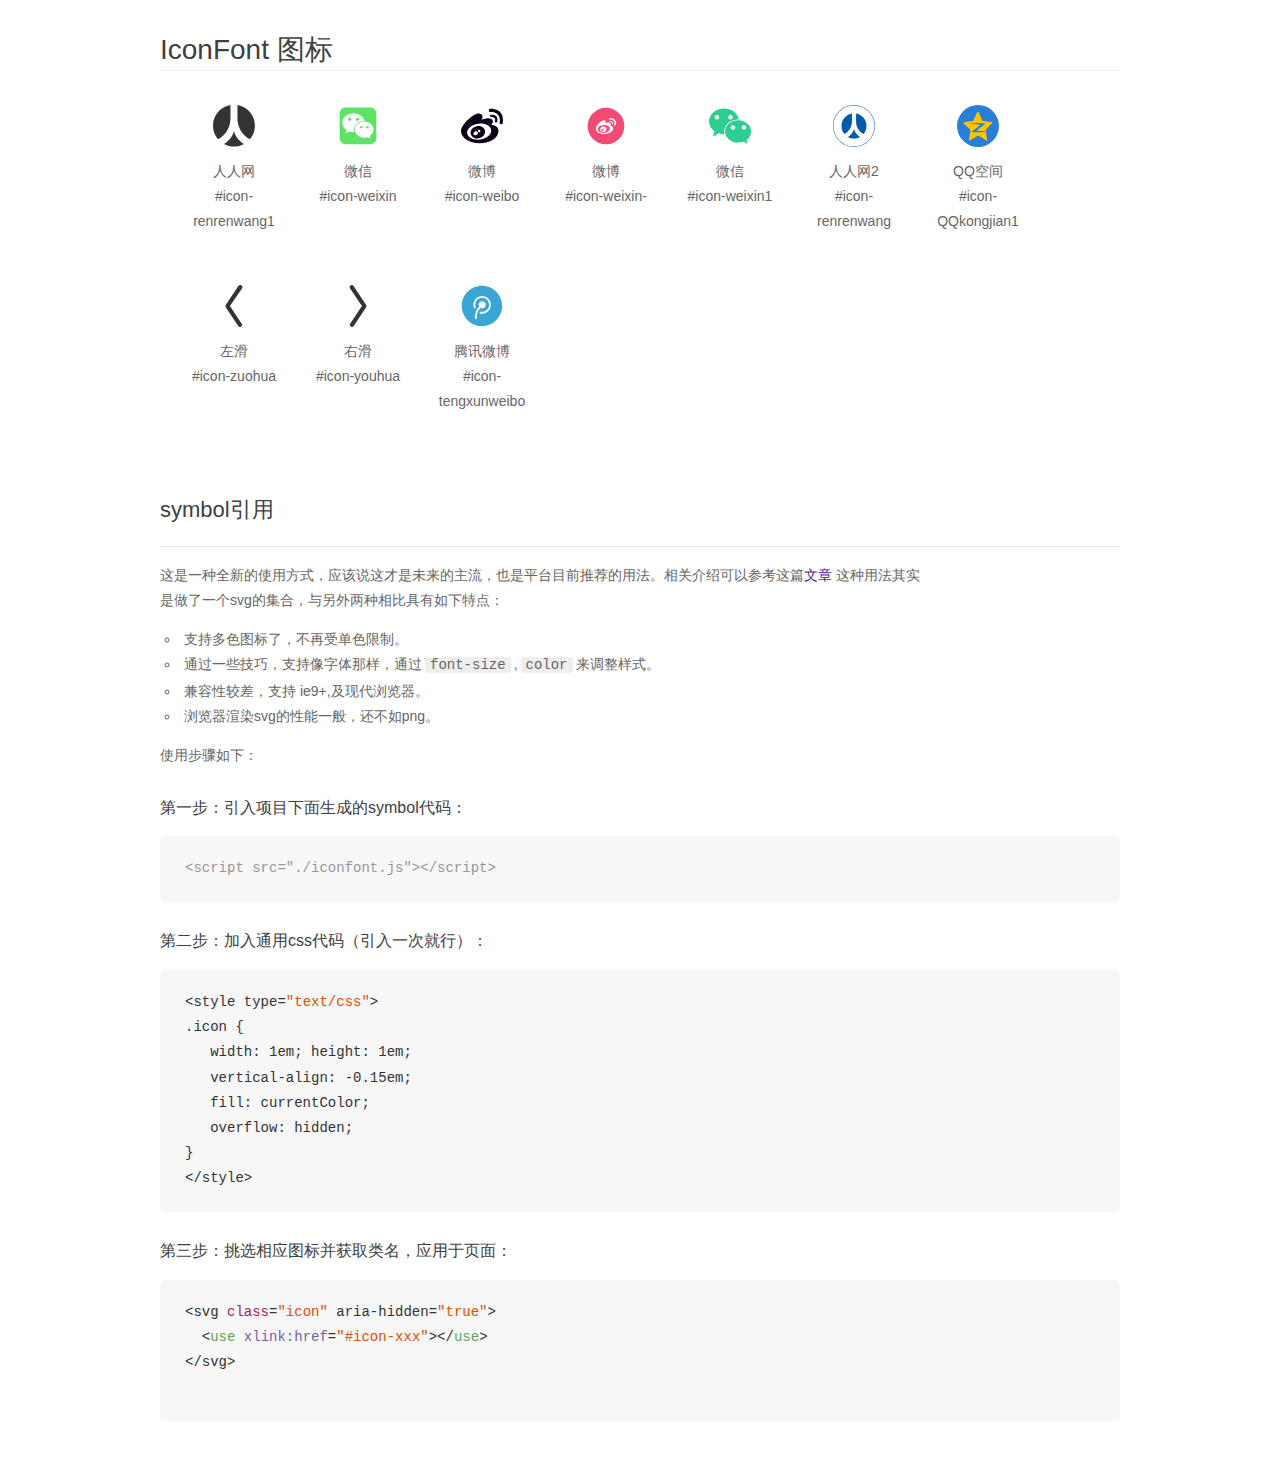
<file: iconfont1/demo_symbol.html>
<!DOCTYPE html>
<html>
<head>
    <meta charset="utf-8"/>
    <title>IconFont</title>
    <link rel="stylesheet" href="demo.css">
    <script src="iconfont.js"></script>

    <style type="text/css">
        .icon {
          /* 通过设置 font-size 来改变图标大小 */
          width: 1em; height: 1em;
          /* 图标和文字相邻时，垂直对齐 */
          vertical-align: -0.15em;
          /* 通过设置 color 来改变 SVG 的颜色/fill */
          fill: currentColor;
          /* path 和 stroke 溢出 viewBox 部分在 IE 下会显示
             normalize.css 中也包含这行 */
          overflow: hidden;
        }

    </style>
</head>
<body>
    <div class="main markdown">
        <h1>IconFont 图标</h1>
        <ul class="icon_lists clear">
            
                <li>
                    <svg class="icon" aria-hidden="true">
                        <use xlink:href="#icon-renrenwang1"></use>
                    </svg>
                    <div class="name">人人网</div>
                    <div class="fontclass">#icon-renrenwang1</div>
                </li>
            
                <li>
                    <svg class="icon" aria-hidden="true">
                        <use xlink:href="#icon-weixin"></use>
                    </svg>
                    <div class="name">微信</div>
                    <div class="fontclass">#icon-weixin</div>
                </li>
            
                <li>
                    <svg class="icon" aria-hidden="true">
                        <use xlink:href="#icon-weibo"></use>
                    </svg>
                    <div class="name">微博</div>
                    <div class="fontclass">#icon-weibo</div>
                </li>
            
                <li>
                    <svg class="icon" aria-hidden="true">
                        <use xlink:href="#icon-weixin-"></use>
                    </svg>
                    <div class="name">微博</div>
                    <div class="fontclass">#icon-weixin-</div>
                </li>
            
                <li>
                    <svg class="icon" aria-hidden="true">
                        <use xlink:href="#icon-weixin1"></use>
                    </svg>
                    <div class="name">微信</div>
                    <div class="fontclass">#icon-weixin1</div>
                </li>
            
                <li>
                    <svg class="icon" aria-hidden="true">
                        <use xlink:href="#icon-renrenwang"></use>
                    </svg>
                    <div class="name">人人网2</div>
                    <div class="fontclass">#icon-renrenwang</div>
                </li>
            
                <li>
                    <svg class="icon" aria-hidden="true">
                        <use xlink:href="#icon-QQkongjian1"></use>
                    </svg>
                    <div class="name">QQ空间</div>
                    <div class="fontclass">#icon-QQkongjian1</div>
                </li>
            
                <li>
                    <svg class="icon" aria-hidden="true">
                        <use xlink:href="#icon-zuohua"></use>
                    </svg>
                    <div class="name">左滑</div>
                    <div class="fontclass">#icon-zuohua</div>
                </li>
            
                <li>
                    <svg class="icon" aria-hidden="true">
                        <use xlink:href="#icon-youhua"></use>
                    </svg>
                    <div class="name">右滑</div>
                    <div class="fontclass">#icon-youhua</div>
                </li>
            
                <li>
                    <svg class="icon" aria-hidden="true">
                        <use xlink:href="#icon-tengxunweibo"></use>
                    </svg>
                    <div class="name">腾讯微博</div>
                    <div class="fontclass">#icon-tengxunweibo</div>
                </li>
            
        </ul>


        <h2 id="symbol-">symbol引用</h2>
        <hr>

        <p>这是一种全新的使用方式，应该说这才是未来的主流，也是平台目前推荐的用法。相关介绍可以参考这篇<a href="">文章</a>
        这种用法其实是做了一个svg的集合，与另外两种相比具有如下特点：</p>
        <ul>
          <li>支持多色图标了，不再受单色限制。</li>
          <li>通过一些技巧，支持像字体那样，通过<code>font-size</code>,<code>color</code>来调整样式。</li>
          <li>兼容性较差，支持 ie9+,及现代浏览器。</li>
          <li>浏览器渲染svg的性能一般，还不如png。</li>
        </ul>
        <p>使用步骤如下：</p>
        <h3 id="-symbol-">第一步：引入项目下面生成的symbol代码：</h3>
        <pre><code class="lang-js hljs javascript"><span class="hljs-comment">&lt;script src="./iconfont.js"&gt;&lt;/script&gt;</span></code></pre>
        <h3 id="-css-">第二步：加入通用css代码（引入一次就行）：</h3>
        <pre><code class="lang-js hljs javascript">&lt;style type=<span class="hljs-string">"text/css"</span>&gt;
.icon {
   width: <span class="hljs-number">1</span>em; height: <span class="hljs-number">1</span>em;
   vertical-align: <span class="hljs-number">-0.15</span>em;
   fill: currentColor;
   overflow: hidden;
}
&lt;<span class="hljs-regexp">/style&gt;</span></code></pre>
        <h3 id="-">第三步：挑选相应图标并获取类名，应用于页面：</h3>
        <pre><code class="lang-js hljs javascript">&lt;svg <span class="hljs-class"><span class="hljs-keyword">class</span></span>=<span class="hljs-string">"icon"</span> aria-hidden=<span class="hljs-string">"true"</span>&gt;<span class="xml"><span class="hljs-tag">
  &lt;<span class="hljs-name">use</span> <span class="hljs-attr">xlink:href</span>=<span class="hljs-string">"#icon-xxx"</span>&gt;</span><span class="hljs-tag">&lt;/<span class="hljs-name">use</span>&gt;</span>
</span>&lt;<span class="hljs-regexp">/svg&gt;
        </span></code></pre>
    </div>
</body>
</html>
</file>
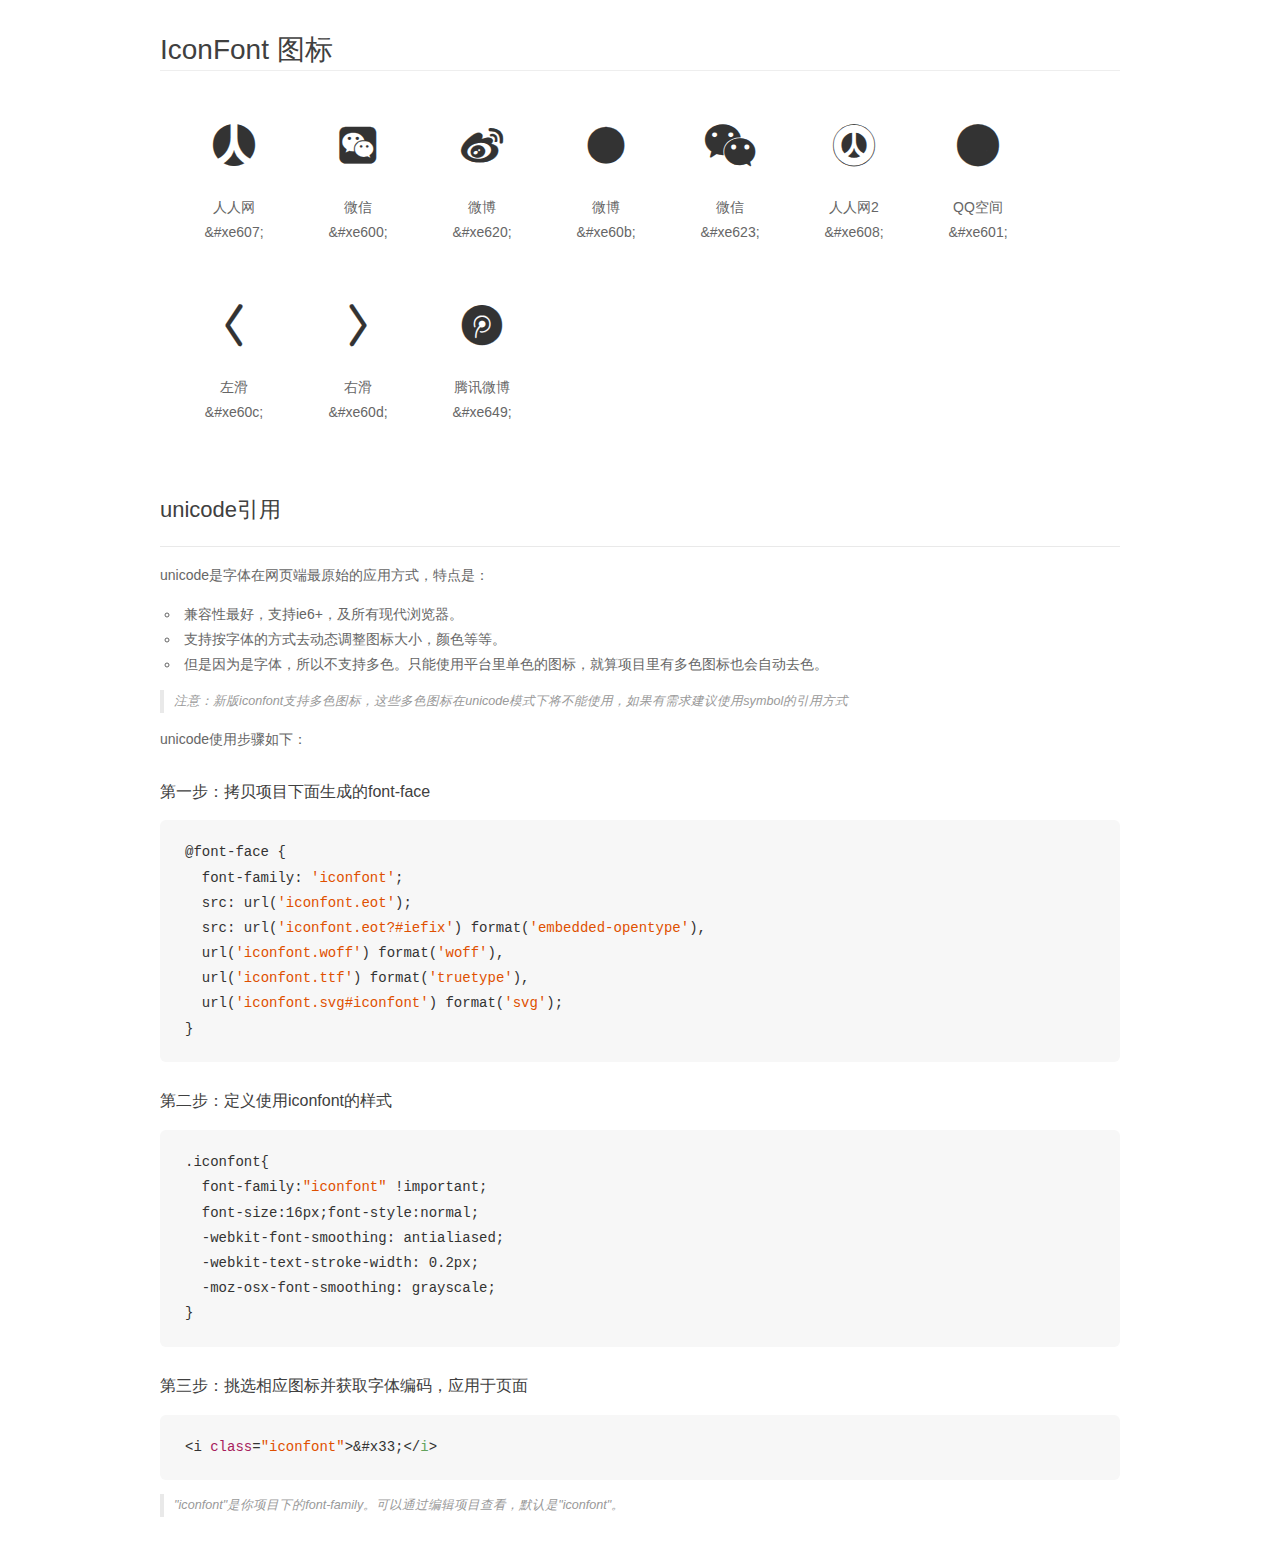
<file: iconfont1/demo_unicode.html>
<!DOCTYPE html>
<html>
<head>
    <meta charset="utf-8"/>
    <title>IconFont</title>
    <link rel="stylesheet" href="demo.css">

    <style type="text/css">

        @font-face {font-family: "iconfont";
          src: url('iconfont.eot'); /* IE9*/
          src: url('iconfont.eot#iefix') format('embedded-opentype'), /* IE6-IE8 */
          url('iconfont.woff') format('woff'), /* chrome, firefox */
          url('iconfont.ttf') format('truetype'), /* chrome, firefox, opera, Safari, Android, iOS 4.2+*/
          url('iconfont.svg#iconfont') format('svg'); /* iOS 4.1- */
        }

        .iconfont {
          font-family:"iconfont" !important;
          font-size:16px;
          font-style:normal;
          -webkit-font-smoothing: antialiased;
          -webkit-text-stroke-width: 0.2px;
          -moz-osx-font-smoothing: grayscale;
        }

    </style>
</head>
<body>
    <div class="main markdown">
        <h1>IconFont 图标</h1>
        <ul class="icon_lists clear">
            
                <li>
                <i class="icon iconfont">&#xe607;</i>
                    <div class="name">人人网</div>
                    <div class="code">&amp;#xe607;</div>
                </li>
            
                <li>
                <i class="icon iconfont">&#xe600;</i>
                    <div class="name">微信</div>
                    <div class="code">&amp;#xe600;</div>
                </li>
            
                <li>
                <i class="icon iconfont">&#xe620;</i>
                    <div class="name">微博</div>
                    <div class="code">&amp;#xe620;</div>
                </li>
            
                <li>
                <i class="icon iconfont">&#xe60b;</i>
                    <div class="name">微博</div>
                    <div class="code">&amp;#xe60b;</div>
                </li>
            
                <li>
                <i class="icon iconfont">&#xe623;</i>
                    <div class="name">微信</div>
                    <div class="code">&amp;#xe623;</div>
                </li>
            
                <li>
                <i class="icon iconfont">&#xe608;</i>
                    <div class="name">人人网2</div>
                    <div class="code">&amp;#xe608;</div>
                </li>
            
                <li>
                <i class="icon iconfont">&#xe601;</i>
                    <div class="name">QQ空间</div>
                    <div class="code">&amp;#xe601;</div>
                </li>
            
                <li>
                <i class="icon iconfont">&#xe60c;</i>
                    <div class="name">左滑</div>
                    <div class="code">&amp;#xe60c;</div>
                </li>
            
                <li>
                <i class="icon iconfont">&#xe60d;</i>
                    <div class="name">右滑</div>
                    <div class="code">&amp;#xe60d;</div>
                </li>
            
                <li>
                <i class="icon iconfont">&#xe649;</i>
                    <div class="name">腾讯微博</div>
                    <div class="code">&amp;#xe649;</div>
                </li>
            
        </ul>
        <h2 id="unicode-">unicode引用</h2>
        <hr>

        <p>unicode是字体在网页端最原始的应用方式，特点是：</p>
        <ul>
        <li>兼容性最好，支持ie6+，及所有现代浏览器。</li>
        <li>支持按字体的方式去动态调整图标大小，颜色等等。</li>
        <li>但是因为是字体，所以不支持多色。只能使用平台里单色的图标，就算项目里有多色图标也会自动去色。</li>
        </ul>
        <blockquote>
        <p>注意：新版iconfont支持多色图标，这些多色图标在unicode模式下将不能使用，如果有需求建议使用symbol的引用方式</p>
        </blockquote>
        <p>unicode使用步骤如下：</p>
        <h3 id="-font-face">第一步：拷贝项目下面生成的font-face</h3>
        <pre><code class="lang-js hljs javascript">@font-face {
  font-family: <span class="hljs-string">'iconfont'</span>;
  src: url(<span class="hljs-string">'iconfont.eot'</span>);
  src: url(<span class="hljs-string">'iconfont.eot?#iefix'</span>) format(<span class="hljs-string">'embedded-opentype'</span>),
  url(<span class="hljs-string">'iconfont.woff'</span>) format(<span class="hljs-string">'woff'</span>),
  url(<span class="hljs-string">'iconfont.ttf'</span>) format(<span class="hljs-string">'truetype'</span>),
  url(<span class="hljs-string">'iconfont.svg#iconfont'</span>) format(<span class="hljs-string">'svg'</span>);
}
</code></pre>
        <h3 id="-iconfont-">第二步：定义使用iconfont的样式</h3>
        <pre><code class="lang-js hljs javascript">.iconfont{
  font-family:<span class="hljs-string">"iconfont"</span> !important;
  font-size:<span class="hljs-number">16</span>px;font-style:normal;
  -webkit-font-smoothing: antialiased;
  -webkit-text-stroke-width: <span class="hljs-number">0.2</span>px;
  -moz-osx-font-smoothing: grayscale;
}
</code></pre>
        <h3 id="-">第三步：挑选相应图标并获取字体编码，应用于页面</h3>
        <pre><code class="lang-js hljs javascript">&lt;i <span class="hljs-class"><span class="hljs-keyword">class</span></span>=<span class="hljs-string">"iconfont"</span>&gt;&amp;#x33;<span class="xml"><span class="hljs-tag">&lt;/<span class="hljs-name">i</span>&gt;</span></span></code></pre>

        <blockquote>
        <p>"iconfont"是你项目下的font-family。可以通过编辑项目查看，默认是"iconfont"。</p>
        </blockquote>
    </div>


</body>
</html>
</file>
<file: css/index.css>
@import "base.css";
header{
    width:100%;
    height: 107px;
    background: #1d1825;
}
.name{
    width: 218px;
    height:100%;
    font-size: 38px;
    text-align: center;
    line-height: 107px;
    color:#fff;
    margin-left: 86px;
    float: left;

}
.daohang{
    width:600px;
    height:23px;
    float: left;
    margin-left: 100px;
    margin-top: 41px;
}
.daohang>li{
    width: 80px;
    height:23px;
    float: left;
    margin-right: 18px;
    /*font-size: 16px;*/
    line-height:16px;
    color:#fff;
    position: relative;
    text-align: center;
}
.daohang li a{
    display: block;
    width: 80px;
    height: 23px;
    color: #fff;
    font-size: 16px;
    transition: all 0.5s;
    text-align: center;
}
.hengxian{
    width: 80px;
    height: 1px;
    background: #fff;
    position: absolute;
    left: 0;
    bottom: 0;
}
.hengxian2{
    width: 70px;
    height: 1px;
    background: #fff;
    position: absolute;
    left: 0;
    bottom: 0;
}
/*.daohang>li:last-child{*/
    /*margin-right: 0;*/
/*}*/
.iconbox{
    width:110px;
    height:18px;
    margin-top:42px;
    margin-right:86px;
    float: right;
}
.iconbox li{
    color:#fff;
    float: left;
    margin-right: 28px;
    cursor:pointer;
}
.iconbox>li:last-child{
    margin-right: 0;
}
.iconbox>li:hover{
   transform: scale(1.5);
    transition: all 0.5s;
}
/*头部结束*/

/*banner开始*/
.banner{
    width: 100%;
    height: 720px;
    background:url("../img/banner.jpg") no-repeat center center;
    background-size: 100% 720px;
    margin-bottom: 50px;
    overflow: hidden;
    position:relative;
}
.banner-box{
    width: 1140px;
    height: 200px;
    margin:150px auto;
    overflow: hidden;
}
.banner-left{
    width:60px ;
    height: 100%;
    font-size: 30px;
    float: left;
    cursor: pointer;
}
.banner-right{
    width:60px ;
    height: 100%;
    float: right;
    cursor: pointer;

}
.banner-mid{
    width: 1020px;
    height: 100%;
    float: left;
    overflow: hidden;
}
.banner-mid1{
    width: 1020px;
    height: 100%;
    /*float: left;*/
    position:relative;
}
.banner-mid1 li{
    width: 1020px;
    height: 100%;
    padding:14px;
    float: left;
    position:absolute;
    top:0;
    left:100%;
}
.banner-mid1 li:nth-child(1){
    left:0;
}
.banner-mid1 li h1{
    text-align: center;
    margin-bottom: 20px;
    color: #fff;
}
.banner-mid1 li h4{
    text-align: center;
    color: #fff;
    padding:50px;
}
.yuan1{
    width: 200px;
    height: 20px;
    margin: 0 auto;
    position: absolute;
    top: 450px;
    left: 580px;

}
.smallyuan{
    width: 20px;
    height: 20px;
    float: left;
    background: #fff;
    border-radius: 50%;
    margin-right: 50px;
    cursor: pointer;
}
.smallyuan:last-child{
    margin-right: 0;
}
.icon-zuohua{
    margin: 118px auto;
    font-size: 60px;
    line-height: 30px;
    color: #fff;
    width: 60px;
    height: 60px;
}
.icon-youhua{
    margin: 118px auto;
    font-size: 30px;
    line-height: 30px;
    color: #fff;
}
/*banner结束*/
/*摄影资讯开始*/
.zixun{
    width:1111px;
    height:592px;
    /*margin-bottom: 50px;*/
    margin: 0 auto;
    background:#e8e4e4;
    position:relative;
    margin-bottom: 20px;
}
.zixun-head{
    width: 100%;
    height:50px;
    font-size:26px;
    text-align: center;

}
.zixun1{
    width: 1111px;
    height:296px;
    margin:0 auto;
    margin-bottom: 20px;
    border-bottom: 1px solid #3c3a3a;
    position: absolute;
    top:0;
    left:0;
}
.opc{
    width: 100%;
    height: 100%;
    position:absolute;
    top: 0;
    left:0;
    background: #000;
    z-index:99;
    opacity: 0;
    transition: all 0.6s;
}
.zixun1-left{
    width:706px;
    height:296px;
    float:left;

}
.zixun1-right{
    width:405px;
    height:294px;
    float: right;
}
.zixun1-right img{
    display: block;
    width:100%;
    height:100%;
}
.zixun1-left span:first-child{
    display: block;
    width: 632px;
    height: 26px;
    margin-top:36px;
    margin-left: 120px;
    margin-bottom: 20px;
    color:#f30d60;
}
.zixun1-left span:nth-child(2){
    display: block;
    width: 632px;
    height: 212px;
    color:#7d7b7b;
    margin-left: 30px;
}

.zixun2{
    width: 1111px;
    height:296px;
    margin:0 auto;
    margin-bottom: 20px;
    border-bottom: 1px solid #3c3a3a;
    position: absolute;
    top:296px;
    left:0;
}
.zixun2-left{
    width:706px;
    height:296px;
    float:left;

}
.zixun2-left span:first-child{
    display: block;
    width: 632px;
    height: 26px;
    margin-top:36px;
    margin-left: 120px;
    margin-bottom: 20px;
    color:#f30d60;
}
.zixun2-left span:nth-child(2){
    display: block;
    width: 632px;
    height: 212px;
    color:#7d7b7b;
    margin-left: 30px;

}
.zixun2-right{
    width:405px;
    height:294px;
    float: right;
}
.zixun2-right img{
    display: block;
    width:100%;
    height:100%;
}



/*摄影资讯结束*/
/*摄影技巧开始*/
.sheying{
    width:1111px;
    height:auto;
    margin: 0 auto;
    background:#e8e4e4;
}
.sheying-head{
    width: 100%;
    height:50px;
    font-size:26px;
    text-align: center;

}
.jiqiao1{
    width: 1111px;
    height:296px;
    margin:0 auto;
    margin-bottom: 20px;
    border-bottom: 1px solid #3c3a3a;
    position:relative;
}
.jiqiao1-left{
    width:632px;
    height:296px;
    float:left;

}
.jiqiao1-right{
    width:405px;
    height:294px;
    float: right;
}
.jiqiao1-right img{
    display: block;
    width:100%;
    height:100%;
}
.jiqiao1-left span:first-child{
    display: block;
    width: 632px;
    height: 26px;
    margin-top:36px;
    margin-left: 120px;
    margin-bottom: 20px;
    color:#f30d60;

}
.jiqiao1-left span:nth-child(2){
    display: block;
    width: 632px;
    height: 212px;
    color:#7d7b7b;
    margin-left: 30px;

}

.jiqiao2{
    width: 1111px;
    height:296px;
    margin:0 auto;
    margin-bottom: 20px;
    border-bottom: 1px solid #3c3a3a;
    position:relative;
}
.jiqiao2-left{
    width:632px;
    height:296px;
    float:left;

}
.jiqiao2-left span:first-child{
    display: block;
    width: 632px;
    height: 26px;
    margin-top:36px;
    margin-left: 120px;
    margin-bottom: 20px;
    color:#7d7b7b;
}
.jiqiao2-left span:nth-child(2){
    display: block;
    width: 632px;
    height: 212px;
    color:#7d7b7b;
    margin-left: 5px;

}
.jiqiao2-right{
    width:405px;
    height:294px;
    float: right;
}
.jiqiao2-right img{
    display: block;
    width:100%;
    height:100%;
}
/*摄影技巧结束*/
/*摄影作品开始*/
.sheyingzuopin{
    width: 100%;
    height: 50px;
    font-size: 26px;
    text-align: center;
}
.zuopin{
    width:1111px;
    height:auto;
    margin: 0 auto;
    background:#e8e4e4;
    margin-bottom: 50px;

}
.zuopin1{
    width: 100%;
    height:402px;
    background:#c8c6c6;
    border-bottom: 1px solid #3c3a3a;
    position:relative;
}
.zuopin1-left{
    width:50%;
    height: 100%;
    background:#e8e4e4;
    float: left;
}
.zuopin1-left img{
    display: block;
    width: 100%;
    height: 100%;
}
.zuopin1-right{
    width:50%;
    height: 100%;
    background:#e8e4e4;
    float:right;
}
.zuopin1-right span:first-child{
    display: block;
    width: 285px;
    height: 34px;
    font-size: 18px;
    margin:36px auto;
    margin-bottom: 20px;


}
.zuopin1-right span:nth-child(2){
    display: block;
    width: 516px;
    height: 212px;
    margin:0 auto;
    color: #7d7b7b;
}
.zuopin2{
    width: 100%;
    height:402px;
    background:#c8c6c6;
    border-bottom: 1px solid #3c3a3a;
    position: relative;
}
.zuopin2-right{
    width:50%;
    height: 100%;
    background:#c8c6c6;
    float: right;
}
.zuopin2-right img{
    display: block;
    width: 100%;
    height: 100%;
}
.zuopin2-left{
    width:50%;
    height: 100%;
    background:#e8e4e4;
    float:left;
}
.zuopin2-left span:first-child{
    display: block;
    width: 365px;
    height: 34px;
    font-size: 18px;
    margin:36px auto;
    margin-bottom: 20px;

}
.zuopin2-left span:nth-child(2){
    display: block;
    width: 516px;
    height: 212px;
    margin:0 auto;
    color: #7d7b7b;
}
/*摄影作品结束*/
/*服务开始*/
.fuwu{
    width: 100%;
    height:408px;
    margin-bottom: 50px;
    overflow: hidden;
}
.fuwu-title{
    display: block;
    width: 258px;
    height:50px;
    margin:0 auto;
    font-size:26px ;
    text-align: center;
}
.service{
    width: 108px;
    height: 34px;
    display: block;
    margin:36px auto;
    font-size: 18px;
    margin-bottom: 46px;

}
.yuan{
    width: 940px;
    height: 180px;
    margin:0 auto;
}
.yuan>li{
    width: 180px;
    height:180px;
    float: left;
    border-radius: 50%;
    margin-right: 200px;
    border:5px solid skyblue;
    background: #f6f7fb;
}
.yuan>li:last-child{
    margin-right: 0;
}
.yuan0{
    width: 56px;
    height: 40px;
    font-size: 26px;
    line-height: 40px;
    color:#f30d60 ;
    margin-top: 60px;
    margin-left: 56px;
    text-align: center;
}
.yuan>li:hover{
    background: deepskyblue;
    transform: rotate(360deg);
    transition: all 1s;
    border:5px solid #f30d60;

}
/*服务结束*/
/*联系我们开始*/
.lianxiwomen{
    width: 258px;
    height:50px;
    margin:0 auto;
    font-size: 26px;
    text-align: center;
}
.lianxi{
    width: 100%;
    height:373px;
    background: #e8e4e4;
    overflow: hidden;
    margin-bottom: 50px;
}
.lianxi-title{
    display: block;
    width: 206px;
    height: 30px;
    margin:78px auto;
    font-size: 18px;
    text-align: center;
    margin-bottom: 58px;
}
.neirong{
    width: 622px;
    height: 13px;
    font-size: 13px;
    display: block;
    margin:0 auto;
    margin-bottom:35px;
}
textarea{
    resize: none;
    width: 690px;
    height: 46px;
    display: block;
    margin:0 auto;
    padding:5px 5px;
}
/*联系我们结束*/
/*底部开始*/
footer{
    width: 100%;
    height:376px;
    background:#24202a;
    overflow: hidden;
}
.dibu{
    width:1140px;
    height: 224px;
    background:#24202a;
    margin:56px auto;
    border-bottom: 1px solid #57545b;
}
.dibu-left{
    width: 388px;
    height: 222px;
    background:#24202a;
    overflow: hidden;
    float: left;
}
.dibu-left-left{
    width: 168px;
    height: 30px;
    float:left;
    margin-right: 94px;
    font-size: 30px;
    color:#fff;
}
.dibu-icon{
    width: 126px;
    height: 30px;
    float: right;
    background:#24202a;

}
.dibu-icon .icon-facebookf{
    float: left;
    font-size: 20px;
    color:#fff;
    line-height: 40px;
    margin-right: 30px;
}
.dibu-icon .icon-tuite{
    float: left;
    font-size: 20px;
    color:#fff;
    line-height: 40px;
    margin-right: 30px;

}
.dibu-icon .icon-leaf{
    float: left;
    font-size: 20px;
    color:#fff;
    line-height: 40px;
}
.icon-facebookf:hover{
    transform: scale(1.5);
    transition: all 0.5s;
}
.icon-tuite:hover{
    transform: scale(1.5);
    transition: all 0.5s;
}
.icon-leaf:hover{
    transform: scale(1.5);
    transition: all 0.5s;
}
.dibuwenzi{
    display: block;
    width: 387px;
    height: 71px;
    font-size: 14px;
    color: #fff;
    margin-top: 64px;
    text-align: center;
    line-height: 22px;
}
.dibu-right{
    width: 650px;
    height: 222px;
    background:#24202a;
    float: right;
}
.db1{
    width: 150px;
    height: 222px;
    float: left;
    margin-left: 12px;
    margin-right: 134px;
}
.dibu-right-title1{
    width: 164px;
    height: 30px;
    font-size: 26px;
    margin-bottom: 16px;
    color: #12c3c6;
}
.db1 dd{
    width: 150px;
    height: 11px;
    margin-bottom: 14px;
}
.db1 dd a{
    color: #fff;

}
.db2{
    width: 150px;
    height: 222px;
    float: left;
}
.dibu-right-title2{
    width: 199px;
    height: 30px;
    font-size: 26px;
    margin-bottom: 16px;
    color: #12c3c6;
    margin-left: 12px;
    margin-right: 134px;
}
.db2 dd{
    width: 222px;
    height: 11px;
    margin-bottom: 19px;
    margin-left: 12px;
    margin-right: 134px;
    color: #fff;
}
.dibu-bottom{
    display: block;
    width: 494px;
    height: 14px;
    font-size: 14px;
    text-align: center;
    line-height: 14px;
    color: #fff;
    margin: 0 auto;
}
/*底部结束*/
</file>
<file: iconfont/iconfont.css>
@font-face {font-family: "iconfont";
  src: url('iconfont.eot?t=1503999518567'); /* IE9*/
  src: url('iconfont.eot?t=1503999518567#iefix') format('embedded-opentype'), /* IE6-IE8 */
  url('[data-uri]') format('woff'),
  url('iconfont.ttf?t=1503999518567') format('truetype'), /* chrome, firefox, opera, Safari, Android, iOS 4.2+*/
  url('iconfont.svg?t=1503999518567#iconfont') format('svg'); /* iOS 4.1- */
}

.iconfont {
  font-family:"iconfont" !important;
  font-size:16px;
  font-style:normal;
  -webkit-font-smoothing: antialiased;
  -moz-osx-font-smoothing: grayscale;
}

.icon-huitudangqianweizhi:before { content: "\e605"; }

.icon-be:before { content: "\e601"; }

.icon-androidcamera:before { content: "\e6d9"; }

.icon-iconfontcolor39:before { content: "\e683"; }

.icon-zhifeiji:before { content: "\e666"; }

.icon-facebookf:before { content: "\e6e2"; }

.icon-meiyan:before { content: "\e705"; }

.icon-set:before { content: "\e60a"; }

.icon-tuite:before { content: "\e602"; }

.icon-06:before { content: "\e60c"; }

.icon-leaf:before { content: "\e600"; }

.icon-duanxin:before { content: "\e603"; }
</file>
<file: iconfont1/iconfont.css>
@font-face {font-family: "iconfont";
  src: url('iconfont.eot?t=1507429774012'); /* IE9*/
  src: url('iconfont.eot?t=1507429774012#iefix') format('embedded-opentype'), /* IE6-IE8 */
  url('[data-uri]') format('woff'),
  url('iconfont.ttf?t=1507429774012') format('truetype'), /* chrome, firefox, opera, Safari, Android, iOS 4.2+*/
  url('iconfont.svg?t=1507429774012#iconfont') format('svg'); /* iOS 4.1- */
}

.iconfont {
  font-family:"iconfont" !important;
  font-size:16px;
  font-style:normal;
  -webkit-font-smoothing: antialiased;
  -moz-osx-font-smoothing: grayscale;
}

.icon-renrenwang1:before { content: "\e607"; }

.icon-weixin:before { content: "\e600"; }

.icon-weibo:before { content: "\e620"; }

.icon-weixin-:before { content: "\e60b"; }

.icon-weixin1:before { content: "\e623"; }

.icon-renrenwang:before { content: "\e608"; }

.icon-QQkongjian1:before { content: "\e601"; }

.icon-zuohua:before { content: "\e60c";
  font-size: 60px;
  text-align: center;
  line-height: 60px;
}

.icon-youhua:before { content: "\e60d";
  font-size: 60px;
  text-align: center;
  line-height: 60px;
}

.icon-tengxunweibo:before { content: "\e649"; }
</file>
<file: css/bisai.css>
@import url('base.css');
header{
    width:100%;
    height: 107px;
    background: #1d1825;
    margin-bottom: 50px;
}
.name{
    width: 218px;
    height:100%;
    font-size: 38px;
    text-align: center;
    line-height: 107px;
    color:#fff;
    margin-left: 86px;
    float: left;

}
.daohang{
    width:600px;
    height:23px;
    float: left;
    margin-left: 100px;
    margin-top: 41px;
}
.daohang>li{
    width: 80px;
    height:23px;
    float: left;
    margin-right: 18px;
    /*font-size: 16px;*/
    line-height:16px;
    color:#fff;
    position: relative;
    text-align: center;
}
.daohang li a{
    color: #fff;
    font-size: 16px;
    transition: all 0.5s;
    text-align: center;
}

.hengxian{
    width: 80px;
    height: 1px;
    background: #fff;
    position: absolute;
    left: 0;
    bottom: 0;
}

.hengxian2{
    width: 70px;
    height: 1px;
    background: #fff;
    position: absolute;
    left: 0;
    bottom: 0;
}
/*.daohang>li:last-child{*/
/*margin-right: 0;*/
/*}*/
.iconbox{
    width:110px;
    height:18px;
    margin-top:42px;
    margin-right:86px;
    float: right;
}
.iconbox li{
    color:#fff;
    float: left;
    margin-right: 28px;
    cursor:pointer;
}
.iconbox>li:last-child{
    margin-right: 0;
}
.iconbox>li:hover{
    transform: scale(1.5);
    transition: all 0.5s;
}
/*头部结束*/
/*比赛开始*/
.bisai{
    width: 1111px;
    height: 1400px;
    margin: 0 auto;
}
.bisai-box{
    width: 1111px;
    height: 1400px;
    background:#fff;
}
.bisai-box li{
    width: 554px;
    height: 346px;
    margin-right: 2px;
    margin-bottom: 2px;
    float: left;
    position: relative;
}
.bisai-box li:nth-child(2n){
    margin-right: 0;
}
.zhezhao{
    width: 100%;
    height: 100%;
    position: absolute;
    left: 0;
    top: 0;
    background: #000;
    opacity: 0.5;
}
.title{
    width: 554px;
    height: 26px;
    position: absolute;
    left: 0;
    top: 100px;
    color: #fff;
    font-size: 24px;
    text-align: center;
    line-height: 26px;
}
.neirong{
    width: 554px;
    height: 19px;
    position: absolute;
    left: 0;
    top: 128px;
    color: #fff;
    font-size: 14px;
    text-align: center;
    line-height: 19px;
}
.shijian{
    width: 100px;
    height: 19px;
    position: absolute;
    left: 0;
    bottom: 0;
    color: #fff;
    font-size: 14px;
    text-align: center;
    line-height: 19px;
}
/*比赛结束*/
/*底部开始*/
footer{
    width: 100%;
    height:376px;
    background:#24202a;
    overflow: hidden;
}
.dibu{
    width:1140px;
    height: 224px;
    background:#24202a;
    margin:56px auto;
    border-bottom: 1px solid #57545b;
}
.dibu-left{
    width: 388px;
    height: 222px;
    background:#24202a;
    overflow: hidden;
    float: left;
}
.dibu-left-left{
    width: 168px;
    height: 30px;
    float:left;
    margin-right: 94px;
    font-size: 30px;
    color:#fff;
}
.dibu-icon{
    width: 126px;
    height: 30px;
    float: right;
    background:#24202a;

}
.dibu-icon .icon-facebookf{
    float: left;
    font-size: 20px;
    color:#fff;
    line-height: 40px;
    margin-right: 30px;
}
.dibu-icon .icon-tuite{
    float: left;
    font-size: 20px;
    color:#fff;
    line-height: 40px;
    margin-right: 30px;

}
.dibu-icon .icon-leaf{
    float: left;
    font-size: 20px;
    color:#fff;
    line-height: 40px;
}
.icon-facebookf:hover{
    transform: scale(1.5);
    transition: all 0.5s;
}
.icon-tuite:hover{
    transform: scale(1.5);
    transition: all 0.5s;
}
.icon-leaf:hover{
    transform: scale(1.5);
    transition: all 0.5s;
}
.dibuwenzi{
    display: block;
    width: 387px;
    height: 71px;
    font-size: 14px;
    color: #fff;
    margin-top: 64px;
    text-align: center;
    line-height: 22px;
}
.dibu-right{
    width: 650px;
    height: 222px;
    background:#24202a;
    float: right;
}
.db1{
    width: 150px;
    height: 222px;
    float: left;
    margin-left: 12px;
    margin-right: 134px;
}
.dibu-right-title1{
    width: 164px;
    height: 30px;
    font-size: 26px;
    margin-bottom: 16px;
    color: #12c3c6;
}
.db1 dd{
    width: 150px;
    height: 11px;
    margin-bottom: 14px;
}
.db1 dd a{
    color: #fff;

}
.db2{
    width: 150px;
    height: 222px;
    float: left;
}
.dibu-right-title2{
    width: 199px;
    height: 30px;
    font-size: 26px;
    margin-bottom: 16px;
    color: #12c3c6;
    margin-left: 12px;
    margin-right: 134px;
}
.db2 dd{
    width: 222px;
    height: 11px;
    margin-bottom: 19px;
    margin-left: 12px;
    margin-right: 134px;
    color: #fff;
}
.dibu-bottom{
    display: block;
    width: 494px;
    height: 14px;
    font-size: 14px;
    text-align: center;
    line-height: 14px;
    color: #fff;
    margin: 0 auto;
}
</file>
<file: css/jiqiao.css>
@import url('base.css');
header{
    width:100%;
    height: 107px;
    background: #1d1825;
}
.name{
    width: 218px;
    height:100%;
    font-size: 38px;
    text-align: center;
    line-height: 107px;
    color:#fff;
    margin-left: 86px;
    float: left;

}
.daohang{
    width:600px;
    height:23px;
    float: left;
    margin-left: 100px;
    margin-top: 41px;
}
.daohang>li{
    width: 80px;
    height:23px;
    float: left;
    margin-right: 18px;
    /*font-size: 16px;*/
    line-height:16px;
    color:#fff;
    position: relative;
    text-align: center;
}
.daohang li a{
    display: block;
    width: 80px;
    height: 23px;
    color: #fff;
    font-size: 16px;
    transition: all 0.5s;
    text-align: center;
}
.hengxian{
    width: 80px;
    height: 1px;
    background: #fff;
    position: absolute;
    left: 0;
    bottom: 0;
}
.hengxian2{
    width: 70px;
    height: 1px;
    background: #fff;
    position: absolute;
    left: 0;
    bottom: 0;
}
/*.daohang>li:last-child{*/
/*margin-right: 0;*/
/*}*/
.iconbox{
    width:110px;
    height:18px;
    margin-top:42px;
    margin-right:86px;
    float: right;
}
.iconbox li{
    color:#fff;
    float: left;
    margin-right: 28px;
    cursor:pointer;
}
.iconbox>li:last-child{
    margin-right: 0;
}
.iconbox>li:hover{
    transform: scale(1.5);
    transition: all 0.5s;
}
/*头部结束*/
/*banner开始*/
.banner{
    width: 100%;
    height: 196px;
    background: green;
    margin-bottom: 50px;
}
/*banner结束*/
/*技巧开始*/
.jiqiao-box{
    width: 1112px;
    height: 1700px;
    margin:0 auto;
}
.jiqiao{
    width: 100%;
    height: 1668px;
    background:#e8e4e4;
    margin-bottom: 50px;
}
.jiqiao li{
    width: 90%;
    height:200px;
    margin:30px auto;
}
.tupian{
    width: 30%;
    height: 100%;
    float:left;
}
.zhengwen{
    width: 70%;
    height: 100%;
    float: right;
    padding:10px;
}
.title{
    display: block;
    width: 100%;
    height: 30%;
    font-size: 20px;
    color:#f30d60;
}
.neirong{
    width: 100%;
    height: 70%;
    color:#7d7b7b;
}
/*技巧结束*/
/*底部开始*/
footer{
    width: 100%;
    height:376px;
    background:#24202a;
    overflow: hidden;
}
.dibu{
    width:1140px;
    height: 224px;
    background:#24202a;
    margin:56px auto;
    border-bottom: 1px solid #57545b;
}
.dibu-left{
    width: 388px;
    height: 222px;
    background:#24202a;
    overflow: hidden;
    float: left;
}
.dibu-left-left{
    width: 168px;
    height: 30px;
    float:left;
    margin-right: 94px;
    font-size: 30px;
    color:#fff;
}
.dibu-icon{
    width: 126px;
    height: 30px;
    float: right;
    background:#24202a;

}
.dibu-icon .icon-facebookf{
    float: left;
    font-size: 20px;
    color:#fff;
    line-height: 40px;
    margin-right: 30px;
}
.dibu-icon .icon-tuite{
    float: left;
    font-size: 20px;
    color:#fff;
    line-height: 40px;
    margin-right: 30px;

}
.dibu-icon .icon-leaf{
    float: left;
    font-size: 20px;
    color:#fff;
    line-height: 40px;
}
.icon-facebookf:hover{
    transform: scale(1.5);
    transition: all 0.5s;
}
.icon-tuite:hover{
    transform: scale(1.5);
    transition: all 0.5s;
}
.icon-leaf:hover{
    transform: scale(1.5);
    transition: all 0.5s;
}
.dibuwenzi{
    display: block;
    width: 387px;
    height: 71px;
    font-size: 14px;
    color: #fff;
    margin-top: 64px;
    text-align: center;
    line-height: 22px;
}
.dibu-right{
    width: 650px;
    height: 222px;
    background:#24202a;
    float: right;
}
.db1{
    width: 150px;
    height: 222px;
    float: left;
    margin-left: 12px;
    margin-right: 134px;
}
.dibu-right-title1{
    width: 164px;
    height: 30px;
    font-size: 26px;
    margin-bottom: 16px;
    color: #12c3c6;
}
.db1 dd{
    width: 150px;
    height: 11px;
    margin-bottom: 14px;
}
.db1 dd a{
    color: #fff;

}
.db2{
    width: 150px;
    height: 222px;
    float: left;
}
.dibu-right-title2{
    width: 199px;
    height: 30px;
    font-size: 26px;
    margin-bottom: 16px;
    color: #12c3c6;
    margin-left: 12px;
    margin-right: 134px;
}
.db2 dd{
    width: 222px;
    height: 11px;
    margin-bottom: 19px;
    margin-left: 12px;
    margin-right: 134px;
    color: #fff;
}
.dibu-bottom{
    display: block;
    width: 494px;
    height: 14px;
    font-size: 14px;
    text-align: center;
    line-height: 14px;
    color: #fff;
    margin: 0 auto;
}
</file>
<file: css/lianxi.css>
@import url('base.css');
header{
    width:100%;
    height: 107px;
    background: #1d1825;
    margin-bottom: 50px;
}
.name{
    width: 218px;
    height:100%;
    font-size: 38px;
    text-align: center;
    line-height: 107px;
    color:#fff;
    margin-left: 86px;
    float: left;

}
.daohang{
    width:600px;
    height:23px;
    float: left;
    margin-left: 100px;
    margin-top: 41px;
}
.daohang>li{
    width: 80px;
    height:23px;
    float: left;
    margin-right: 18px;
    /*font-size: 16px;*/
    line-height:16px;
    color:#fff;
    position: relative;
    text-align: center;
}
.daohang li a{
    color: #fff;
    font-size: 16px;
    transition: all 0.5s;
    text-align: center;
}
.hengxian{
    width: 80px;
    height: 1px;
    background: #fff;
    position: absolute;
    left: 0;
    bottom: 0;
}
.hengxian2{
    width: 70px;
    height: 1px;
    background: #fff;
    position: absolute;
    left: 0;
    bottom: 0;
}
/*.daohang>li:last-child{*/
/*margin-right: 0;*/
/*}*/
.iconbox{
    width:110px;
    height:18px;
    margin-top:42px;
    margin-right:86px;
    float: right;
}
.iconbox li{
    color:#fff;
    float: left;
    margin-right: 28px;
    cursor:pointer;
}
.iconbox>li:last-child{
    margin-right: 0;
}
.iconbox>li:hover{
    transform: scale(1.5);
    transition: all 0.5s;
}
/*头部结束*/
/*联系我们开始*/
.lianxiwomen{
    width: 258px;
    height:50px;
    margin:0 auto;
    font-size: 26px;
    text-align: center;
}
.lianxi{
    width: 100%;
    height:373px;
    background:#e8e4e4;
    overflow: hidden;
    margin-bottom: 50px;
}
.lianxi-title{
    display: block;
    width: 206px;
    height: 30px;
    margin:78px auto;
    font-size: 18px;
    text-align: center;
    margin-bottom: 58px;
}
.neirong{
    width: 622px;
    height: 13px;
    font-size: 13px;
    display: block;
    margin:0 auto;
    margin-bottom:35px;
}
textarea{
    resize: none;
    width: 690px;
    height: 46px;
    display: block;
    margin:0 auto;
    padding:5px 5px;
}
/*联系我们结束*/
/*底部开始*/
footer{
    width: 100%;
    height:376px;
    background:#24202a;
    overflow: hidden;
}
.dibu{
    width:1140px;
    height: 224px;
    background:#24202a;
    margin:56px auto;
    border-bottom: 1px solid #57545b;
}
.dibu-left{
    width: 388px;
    height: 222px;
    background:#24202a;
    overflow: hidden;
    float: left;
}
.dibu-left-left{
    width: 168px;
    height: 30px;
    float:left;
    margin-right: 94px;
    font-size: 30px;
    color:#fff;
}
.dibu-icon{
    width: 126px;
    height: 30px;
    float: right;
    background:#24202a;

}
.dibu-icon .icon-facebookf{
    float: left;
    font-size: 20px;
    color:#fff;
    line-height: 40px;
    margin-right: 30px;
}
.dibu-icon .icon-tuite{
    float: left;
    font-size: 20px;
    color:#fff;
    line-height: 40px;
    margin-right: 30px;

}
.dibu-icon .icon-leaf{
    float: left;
    font-size: 20px;
    color:#fff;
    line-height: 40px;
}
.icon-facebookf:hover{
    transform: scale(1.5);
    transition: all 0.5s;
}
.icon-tuite:hover{
    transform: scale(1.5);
    transition: all 0.5s;
}
.icon-leaf:hover{
    transform: scale(1.5);
    transition: all 0.5s;
}
.dibuwenzi{
    display: block;
    width: 387px;
    height: 71px;
    font-size: 14px;
    color: #fff;
    margin-top: 64px;
    text-align: center;
    line-height: 22px;
}
.dibu-right{
    width: 650px;
    height: 222px;
    background:#24202a;
    float: right;
}
.db1{
    width: 150px;
    height: 222px;
    float: left;
    margin-left: 12px;
    margin-right: 134px;
}
.dibu-right-title1{
    width: 164px;
    height: 30px;
    font-size: 26px;
    margin-bottom: 16px;
    color: #12c3c6;
}
.db1 dd{
    width: 150px;
    height: 11px;
    margin-bottom: 14px;
}
.db1 dd a{
    color: #fff;

}
.db2{
    width: 150px;
    height: 222px;
    float: left;
}
.dibu-right-title2{
    width: 199px;
    height: 30px;
    font-size: 26px;
    margin-bottom: 16px;
    color: #12c3c6;
    margin-left: 12px;
    margin-right: 134px;
}
.db2 dd{
    width: 222px;
    height: 11px;
    margin-bottom: 19px;
    margin-left: 12px;
    margin-right: 134px;
    color: #fff;
}
.dibu-bottom{
    display: block;
    width: 494px;
    height: 14px;
    font-size: 14px;
    text-align: center;
    line-height: 14px;
    color: #fff;
    margin: 0 auto;
}
/*底部结束*/
</file>
<file: css/zixun.css>
@import url('base.css');
header{
    width:100%;
    height: 107px;
    background: #1d1825;
    margin-bottom: 50px;
}
.name{
    width: 218px;
    height:100%;
    font-size: 38px;
    text-align: center;
    line-height: 107px;
    color:#fff;
    margin-left: 86px;
    float: left;

}
.daohang{
    width:600px;
    height:23px;
    float: left;
    margin-left: 100px;
    margin-top: 41px;
}
.daohang>li{
    width: 80px;
    height:23px;
    float: left;
    margin-right: 18px;
    /*font-size: 16px;*/
    line-height:16px;
    color:#fff;
    position: relative;
    text-align: center;
}
.daohang li a{
    display: block;
    width: 80px;
    height: 23px;
    color: #fff;
    font-size: 16px;
    transition: all 0.5s;
    text-align: center;
}
.hengxian{
    width: 80px;
    height: 1px;
    background: #fff;
    position: absolute;
    left: 0;
    bottom: 0;
}
.hengxian2{
    width: 70px;
    height: 1px;
    background: #fff;
    position: absolute;
    left: 0;
    bottom: 0;
}
/*.daohang>li:last-child{*/
/*margin-right: 0;*/
/*}*/
.iconbox{
    width:110px;
    height:18px;
    margin-top:42px;
    margin-right:86px;
    float: right;
}
.iconbox li{
    color:#fff;
    float: left;
    margin-right: 28px;
    cursor:pointer;
}
.iconbox>li:last-child{
    margin-right: 0;
}
.iconbox>li:hover{
    transform: scale(1.5);
    transition: all 0.5s;
}
/*头部结束*/
/*资讯开始*/
.zixun{
    width: 100%;
    height: auto;
}
.zixun-box{
    width: 1140px;
    height:1780px;
    margin:0 auto;
}
.zixun-box li{
    display: block;
    float: left;
    width: 354px;
    height: 410px;
    background:#e8e4e4;
    margin-right: 28px;
    margin-bottom: 28px;
    border:1px solid rgba(255,200,100,0)
}
.zixun-box li:nth-child(3n){
    margin-right: 0;
}
.tupian{
    width: 352px;
    height: 300px;
}
.title{
    display: block;
    width: 90%;
    height: 30px;
    font-size: 16px;
    line-height:20px;
    margin: 0 auto;
    color:#f30d60;

}
.tupian .neirong{
    padding:10px 10px;
    font-size: 14px;
    width: 100%;
    color:#7d7b7b;
}
/*资讯结束*/

/*联系我们开始*/
.lianxiwomen{
    width: 258px;
    height:50px;
    margin:0 auto;
    font-size: 26px;
    text-align: center;
}
.lianxi{
    width: 100%;
    height:373px;
    background:#e8e4e4;
    overflow: hidden;
    margin-bottom: 50px;
}
.lianxi-title{
    display: block;
    width: 206px;
    height: 30px;
    margin:78px auto;
    background:#e8e4e4;
    font-size: 18px;
    text-align: center;
    margin-bottom: 58px;
}
.neirong{
    width: 622px;
    height: 13px;
    font-size: 13px;
    display: block;
    margin:0 auto;
    margin-bottom:35px;
}
textarea{
    resize: none;
    width: 690px;
    height: 46px;
    display: block;
    margin:0 auto;
    padding:5px 5px;
}
/*联系我们结束*/
/*底部开始*/
footer{
    width: 100%;
    height:376px;
    background:#24202a;
    overflow: hidden;
}
.dibu{
    width:1140px;
    height: 224px;
    background:#24202a;
    margin:56px auto;
    border-bottom: 1px solid #57545b;
}
.dibu-left{
    width: 388px;
    height: 222px;
    background:#24202a;
    overflow: hidden;
    float: left;
}
.dibu-left-left{
    width: 168px;
    height: 30px;
    float:left;
    margin-right: 94px;
    font-size: 30px;
    color:#fff;
}
.dibu-icon{
    width: 126px;
    height: 30px;
    float: right;
    background:#24202a;

}
.dibu-icon .icon-facebookf{
    float: left;
    font-size: 20px;
    color:#fff;
    line-height: 40px;
    margin-right: 30px;
}
.dibu-icon .icon-tuite{
    float: left;
    font-size: 20px;
    color:#fff;
    line-height: 40px;
    margin-right: 30px;

}
.dibu-icon .icon-leaf{
    float: left;
    font-size: 20px;
    color:#fff;
    line-height: 40px;
}
.icon-facebookf:hover{
    transform: scale(1.5);
    transition: all 0.5s;
}
.icon-tuite:hover{
    transform: scale(1.5);
    transition: all 0.5s;
}
.icon-leaf:hover{
    transform: scale(1.5);
    transition: all 0.5s;
}
.dibuwenzi{
    display: block;
    width: 387px;
    height: 71px;
    font-size: 14px;
    color: #fff;
    margin-top: 64px;
    text-align: center;
    line-height: 22px;
}
.dibu-right{
    width: 650px;
    height: 222px;
    background:#24202a;
    float: right;
}
.db1{
    width: 150px;
    height: 222px;
    float: left;
    margin-left: 12px;
    margin-right: 134px;
}
.dibu-right-title1{
    width: 164px;
    height: 30px;
    font-size: 26px;
    margin-bottom: 16px;
    color: #12c3c6;
}
.db1 dd{
    width: 150px;
    height: 11px;
    margin-bottom: 14px;
}
.db1 dd a{
    color: #fff;

}
.db2{
    width: 150px;
    height: 222px;
    float: left;
}
.dibu-right-title2{
    width: 199px;
    height: 30px;
    font-size: 26px;
    margin-bottom: 16px;
    color: #12c3c6;
    margin-left: 12px;
    margin-right: 134px;
}
.db2 dd{
    width: 222px;
    height: 11px;
    margin-bottom: 19px;
    margin-left: 12px;
    margin-right: 134px;
    color: #fff;
}
.dibu-bottom{
    display: block;
    width: 494px;
    height: 14px;
    font-size: 14px;
    text-align: center;
    line-height: 14px;
    color: #fff;
    margin: 0 auto;
}
</file>
<file: css/zixunxiangqing.css>
@import url('base.css');
header{
    width:100%;
    height: 107px;
    background: #1d1825;
    margin-bottom: 50px;
}
.name{
    width: 218px;
    height:100%;
    font-size: 38px;
    text-align: center;
    line-height: 107px;
    color:#fff;
    margin-left: 86px;
    float: left;

}
.daohang{
    width:600px;
    height:23px;
    float: left;
    margin-left: 100px;
    margin-top: 41px;
}
.daohang>li{
    width: 80px;
    height:23px;
    float: left;
    margin-right: 18px;
    /*font-size: 16px;*/
    line-height:16px;
    color:#fff;
    position: relative;
    text-align: center;
}
.daohang li a{
    display: block;
    width: 80px;
    height: 23px;
    color: #fff;
    font-size: 16px;
    transition: all 0.5s;
    text-align: center;
}
.hengxian{
    width: 80px;
    height: 1px;
    background: #fff;
    position: absolute;
    left: 0;
    bottom: 0;
}
.hengxian2{
    width: 70px;
    height: 1px;
    background: #fff;
    position: absolute;
    left: 0;
    bottom: 0;
}
/*.daohang>li:last-child{*/
/*margin-right: 0;*/
/*}*/
.iconbox{
    width:110px;
    height:18px;
    margin-top:42px;
    margin-right:86px;
    float: right;
}
.iconbox li{
    color:#fff;
    float: left;
    margin-right: 28px;
    cursor:pointer;
}
.iconbox>li:last-child{
    margin-right: 0;
}
.iconbox>li:hover{
    transform: scale(1.5);
    transition: all 0.5s;
}
/*头部结束*/
/*详情开始*/
.xiangqing{
    width: 1111px;
    height: auto;
    background: #ccc;
    margin: 0 auto;
}
.xiangqing-left{
    width: 300px;
    height:350px;
    background: #c8c6c6;
    float: left;
    padding:10px;
    margin-right: 11px;
}
h3{
    margin-bottom: 20px;
}
h4{
    line-height: 40px;
    margin-bottom: 20px;
    font-weight: normal;
}
.fenxiang{
    width: 100%;
    height:auto;

}
.fenxiangicon{
    width: 220px;
    height: 21px;
    float: right;
}
.fenxiangicon>div{
    float: left;
    font-size: 21px;
    margin-right: 10px;
}
.xiangqing-right{
    width:800px;
    height: auto;
    padding:30px;
    float: right;
}
.xiangqing-right span{
    display: block;
    width: 740px;
    height: auto;
    margin: 0 auto;
    font-size: 16px;
    line-height: 30px;
    margin-bottom: 20px;
}
.xiangqing-right h4{
    text-align: center;
}
.tu1,.tu2,.tu3{
    width: 433px;
    height: 650px;
    margin: 0 auto;
    margin-bottom: 20px;
}
.tu1 img{
    display: block;
    width: 100%;
    height: 100%;
}
.tu2 img{
    display: block;
    width: 100%;
    height: 100%;
}
.tu3 img{
    display: block;
    width: 100%;
    height: 100%;
}
/*详情结束*/
/*底部开始*/
footer{
    width: 100%;
    height:376px;
    background:#24202a;
    overflow: hidden;
}
.dibu{
    width:1140px;
    height: 224px;
    background:#24202a;
    margin:56px auto;
    border-bottom: 1px solid #57545b;
}
.dibu-left{
    width: 388px;
    height: 222px;
    background:#24202a;
    overflow: hidden;
    float: left;
}
.dibu-left-left{
    width: 168px;
    height: 30px;
    float:left;
    margin-right: 94px;
    font-size: 30px;
    color:#fff;
}
.dibu-icon{
    width: 126px;
    height: 30px;
    float: right;
    background:#24202a;

}
.dibu-icon .icon-facebookf{
    float: left;
    font-size: 20px;
    color:#fff;
    line-height: 40px;
    margin-right: 30px;
}
.dibu-icon .icon-tuite{
    float: left;
    font-size: 20px;
    color:#fff;
    line-height: 40px;
    margin-right: 30px;

}
.dibu-icon .icon-leaf{
    float: left;
    font-size: 20px;
    color:#fff;
    line-height: 40px;
}
.icon-facebookf:hover{
    transform: scale(1.5);
    transition: all 0.5s;
}
.icon-tuite:hover{
    transform: scale(1.5);
    transition: all 0.5s;
}
.icon-leaf:hover{
    transform: scale(1.5);
    transition: all 0.5s;
}
.dibuwenzi{
    display: block;
    width: 387px;
    height: 71px;
    font-size: 14px;
    color: #fff;
    margin-top: 64px;
    text-align: center;
    line-height: 22px;
}
.dibu-right{
    width: 650px;
    height: 222px;
    background:#24202a;
    float: right;
}
.db1{
    width: 150px;
    height: 222px;
    float: left;
    margin-left: 12px;
    margin-right: 134px;
}
.dibu-right-title1{
    width: 164px;
    height: 30px;
    font-size: 26px;
    margin-bottom: 16px;
    color: #12c3c6;
}
.db1 dd{
    width: 150px;
    height: 11px;
    margin-bottom: 14px;
}
.db1 dd a{
    color: #fff;

}
.db2{
    width: 150px;
    height: 222px;
    float: left;
}
.dibu-right-title2{
    width: 199px;
    height: 30px;
    font-size: 26px;
    margin-bottom: 16px;
    color: #12c3c6;
    margin-left: 12px;
    margin-right: 134px;
}
.db2 dd{
    width: 222px;
    height: 11px;
    margin-bottom: 19px;
    margin-left: 12px;
    margin-right: 134px;
    color: #fff;
}
.dibu-bottom{
    display: block;
    width: 494px;
    height: 14px;
    font-size: 14px;
    text-align: center;
    line-height: 14px;
    color: #fff;
    margin: 0 auto;
}
</file>
<file: css/zuopin.css>
@import url('base.css');
header{
    width:100%;
    height: 107px;
    background: #1d1825;
    margin-bottom: 50px;
}
.name{
    width: 218px;
    height:100%;
    font-size: 38px;
    text-align: center;
    line-height: 107px;
    color:#fff;
    margin-left: 86px;
    float: left;

}
.daohang{
    width:600px;
    height:23px;
    float: left;
    margin-left: 100px;
    margin-top: 41px;
}
.daohang>li{
    width: 80px;
    height:23px;
    float: left;
    margin-right: 18px;
    /*font-size: 16px;*/
    line-height:16px;
    color:#fff;
    position: relative;
    text-align: center;
}
.daohang li a{
    display: block;
    width: 80px;
    height: 23px;
    color: #fff;
    font-size: 16px;
    transition: all 0.5s;
    text-align: center;
}
.hengxian{
    width: 80px;
    height: 1px;
    background: #fff;
    position: absolute;
    left: 0;
    bottom: 0;
}
.hengxian2{
    width: 70px;
    height: 1px;
    background: #fff;
    position: absolute;
    left: 0;
    bottom: 0;
}
/*.daohang>li:last-child{*/
/*margin-right: 0;*/
/*}*/
.iconbox{
    width:110px;
    height:18px;
    margin-top:42px;
    margin-right:86px;
    float: right;
}
.iconbox li{
    color:#fff;
    float: left;
    margin-right: 28px;
    cursor:pointer;
}
.iconbox>li:last-child{
    margin-right: 0;
}
.iconbox>li:hover{
    transform: scale(1.5);
    transition: all 0.5s;
}
/*头部结束*/
/*分类开始*/
.fenlei{
    width: 1111px;
    height: 50px;
    background:#000;
    margin: 0 auto;
    margin-bottom: 20px;

}
.fenlei-left{
    width: 50%;
    height: 100%;
    float: left;
}
.tuijian,.remen,.zuixin{
    float: left;
    width: 20%;
    height: 100%;
    font-size: 26px;
    color: #fff;
    line-height:50px;
    text-align: center;
}
.fenlei-right{
    width: 50%;
    height: 100%;
    float: right;
}
.fenlei-right a{
    display: block;
    width: 10%;
    height: 100%;
    color: #fff;
    float: left;
    font-size: 14px;
    line-height: 50px;
}
/*分类结束*/
/*列表开始*/
.liebiao{
    width: 1111px;
    min-height: 300px;
    margin: 0 auto;
}
/*列表结束*/
.zixun{
    width: 100%;
    height: auto;
}
.zixun-box{
    width: 1112px;
    height: 1130px;
    margin:0 auto;
}
.zixun-box li{
    display: block;
    float: left;
    width: 352px;
    height: 340px;
    background:#c8c6c6;
    margin-right: 28px;
    margin-bottom: 28px;
    cursor:pointer;
}
.zixun-box li a{
color:rgba(0,0,0,0.5);
}
.zixun-box li:nth-child(3n){
    margin-right: 0;
}
.tupian{
    width: 352px;
    height: 300px;
}
.title{
    display: block;
    width: 90%;
    height: 30px;
    font-size: 14px;
    line-height:20px;
    margin: 0 auto;

}
/*底部开始*/
footer{
    width: 100%;
    height:376px;
    background:#24202a;
    overflow: hidden;
}
.dibu{
    width:1140px;
    height: 224px;
    background:#24202a;
    margin:56px auto;
    border-bottom: 1px solid #57545b;
}
.dibu-left{
    width: 388px;
    height: 222px;
    background:#24202a;
    overflow: hidden;
    float: left;
}
.dibu-left-left{
    width: 168px;
    height: 30px;
    float:left;
    margin-right: 94px;
    font-size: 30px;
    color:#fff;
}
.dibu-icon{
    width: 126px;
    height: 30px;
    float: right;
    background:#24202a;

}
.dibu-icon .icon-facebookf{
    float: left;
    font-size: 20px;
    color:#fff;
    line-height: 40px;
    margin-right: 30px;
}
.dibu-icon .icon-tuite{
    float: left;
    font-size: 20px;
    color:#fff;
    line-height: 40px;
    margin-right: 30px;

}
.dibu-icon .icon-leaf{
    float: left;
    font-size: 20px;
    color:#fff;
    line-height: 40px;
}
.icon-facebookf:hover{
    transform: scale(1.5);
    transition: all 0.5s;
}
.icon-tuite:hover{
    transform: scale(1.5);
    transition: all 0.5s;
}
.icon-leaf:hover{
    transform: scale(1.5);
    transition: all 0.5s;
}
.dibuwenzi{
    display: block;
    width: 387px;
    height: 71px;
    font-size: 14px;
    color: #fff;
    margin-top: 64px;
    text-align: center;
    line-height: 22px;
}
.dibu-right{
    width: 650px;
    height: 222px;
    background:#24202a;
    float: right;
}
.db1{
    width: 150px;
    height: 222px;
    float: left;
    margin-left: 12px;
    margin-right: 134px;
}
.dibu-right-title1{
    width: 164px;
    height: 30px;
    font-size: 26px;
    margin-bottom: 16px;
    color: #12c3c6;
}
.db1 dd{
    width: 150px;
    height: 11px;
    margin-bottom: 14px;
}
.db1 dd a{
    color: #fff;

}
.db2{
    width: 150px;
    height: 222px;
    float: left;
}
.dibu-right-title2{
    width: 199px;
    height: 30px;
    font-size: 26px;
    margin-bottom: 16px;
    color: #12c3c6;
    margin-left: 12px;
    margin-right: 134px;
}
.db2 dd{
    width: 222px;
    height: 11px;
    margin-bottom: 19px;
    margin-left: 12px;
    margin-right: 134px;
    color: #fff;
}
.dibu-bottom{
    display: block;
    width: 494px;
    height: 14px;
    font-size: 14px;
    text-align: center;
    line-height: 14px;
    color: #fff;
    margin: 0 auto;
}
/*底部结束*/
</file>
<file: css/zuopinxiangqing.css>
@import "base.css";
header{
    width:100%;
    height: 107px;
    background: #1d1825;
}
.name{
    width: 218px;
    height:100%;
    font-size: 38px;
    text-align: center;
    line-height: 107px;
    color:#fff;
    margin-left: 86px;
    float: left;

}
.daohang{
    width:600px;
    height:23px;
    float: left;
    margin-left: 100px;
    margin-top: 41px;
}
.daohang>li{
    width: 80px;
    height:23px;
    float: left;
    margin-right: 18px;
    /*font-size: 16px;*/
    line-height:16px;
    color:#fff;
    position: relative;
    text-align: center;
}
.daohang li a{
    display: block;
    width: 80px;
    height: 23px;
    color: #fff;
    font-size: 16px;
    transition: all 0.5s;
    text-align: center;
}
.hengxian{
    width: 80px;
    height: 1px;
    background: #fff;
    position: absolute;
    left: 0;
    bottom: 0;
}
.hengxian2{
    width: 70px;
    height: 1px;
    background: #fff;
    position: absolute;
    left: 0;
    bottom: 0;
}
/*.daohang>li:last-child{*/
/*margin-right: 0;*/
/*}*/
.iconbox{
    width:110px;
    height:18px;
    margin-top:42px;
    margin-right:86px;
    float: right;
}
.iconbox li{
    color:#fff;
    float: left;
    margin-right: 28px;
    cursor:pointer;
}
.iconbox>li:last-child{
    margin-right: 0;
}
.iconbox>li:hover{
    transform: scale(1.5);
    transition: all 0.5s;
}
/*头部结束*/
.neirongBox{
    width: 1140px;
    height:420px;
    margin:50px auto;
    position:relative;
}
.neirong{
    width: 100%;
    height: 100%;
    display: flex;
    justify-content:space-between;
    align-items: center;
    flex-wrap: wrap;

}
.neirong>li{
    width: 280px;
    height: 200px;
    /*background: red;*/
    cursor: pointer;
    position:relative;
    overflow: hidden;

}
.neirong>li img{
    display: block;
    width: 100%;
    height: 100%;
}
.opc{
    width: 600px;
    height: 400px;
    position:fixed;
    transform:scale(0,0);
    transition: 0.5s;
    top:0;
    left:0;
    right: 0;
    bottom: 0;
    margin:auto;
    /*z-index: 999;*/
    box-shadow: 0 0 0 1000px #000;
}
.opc img{
    display: block;
    width: 100%;
    height: 100%;
}
.active{
    transform:scale(1,1);
}
.closes{
    width:50px;
    height:50px;
    background:url('../img/guanbi.png') center / cover;
    position:absolute;
    cursor: pointer;
    top:-25px;
    right:-25px;
}
.slide-left{
    width:80px;
    height: 80px;
    background: url('../img/zuo.png') center / cover;
    position:absolute;
    top:160px;
    left:-160px;
    cursor: pointer;
}
.slide-right{
    width:80px;
    height: 80px;
    background: url('../img/you.png') center / cover;
    position:absolute;
    top:160px;
    right:-160px;
    cursor: pointer;
}
.opcsmall{
    width: 280px;
    height:200px;
    background:rgba(0,0,0,0.4);
    position:absolute;
    top:-200px;
    left:0;
    transition: all 1.5s;
}
.fangdajing{
    width:50px ;
    height:50px;
    background:url("../img/fangdajing.png") center / cover;
    position:absolute;
    top:0;
    left:0;
    right:0;
    bottom:0;
    margin:auto;
}
/*标题*/
.titles{
    width: 100%;
    height:40px;
    margin-bottom: 20px;
    text-align: center;
    line-height: 100px;
    color:rgba(0,0,0,0.5);
    font-size: 30px;
}
/*底部开始*/
footer{
    width: 100%;
    height:376px;
    background:#24202a;
    overflow: hidden;
}
.dibu{
    width:1140px;
    height: 224px;
    background:#24202a;
    margin:56px auto;
    border-bottom: 1px solid #57545b;
}
.dibu-left{
    width: 388px;
    height: 222px;
    background:#24202a;
    overflow: hidden;
    float: left;
}
.dibu-left-left{
    width: 168px;
    height: 30px;
    float:left;
    margin-right: 94px;
    font-size: 30px;
    color:#fff;
}
.dibu-icon{
    width: 126px;
    height: 30px;
    float: right;
    background:#24202a;

}
.dibu-icon .icon-facebookf{
    float: left;
    font-size: 20px;
    color:#fff;
    line-height: 40px;
    margin-right: 30px;
}
.dibu-icon .icon-tuite{
    float: left;
    font-size: 20px;
    color:#fff;
    line-height: 40px;
    margin-right: 30px;

}
.dibu-icon .icon-leaf{
    float: left;
    font-size: 20px;
    color:#fff;
    line-height: 40px;
}
.icon-facebookf:hover{
    transform: scale(1.5);
    transition: all 0.5s;
}
.icon-tuite:hover{
    transform: scale(1.5);
    transition: all 0.5s;
}
.icon-leaf:hover{
    transform: scale(1.5);
    transition: all 0.5s;
}
.dibuwenzi{
    display: block;
    width: 387px;
    height: 71px;
    font-size: 14px;
    color: #fff;
    margin-top: 64px;
    text-align: center;
    line-height: 22px;
}
.dibu-right{
    width: 650px;
    height: 222px;
    background:#24202a;
    float: right;
}
.db1{
    width: 150px;
    height: 222px;
    float: left;
    margin-left: 12px;
    margin-right: 134px;
}
.dibu-right-title1{
    width: 164px;
    height: 30px;
    font-size: 26px;
    margin-bottom: 16px;
    color: #12c3c6;
}
.db1 dd{
    width: 150px;
    height: 11px;
    margin-bottom: 14px;
}
.db1 dd a{
    color: #fff;

}
.db2{
    width: 150px;
    height: 222px;
    float: left;
}
.dibu-right-title2{
    width: 199px;
    height: 30px;
    font-size: 26px;
    margin-bottom: 16px;
    color: #12c3c6;
    margin-left: 12px;
    margin-right: 134px;
}
.db2 dd{
    width: 222px;
    height: 11px;
    margin-bottom: 19px;
    margin-left: 12px;
    margin-right: 134px;
    color: #fff;
}
.dibu-bottom{
    display: block;
    width: 494px;
    height: 14px;
    font-size: 14px;
    text-align: center;
    line-height: 14px;
    color: #fff;
    margin: 0 auto;
}
/*底部结束*/
</file>
<file: iconfont/demo.css>
*{margin: 0;padding: 0;list-style: none;}
/*
KISSY CSS Reset
理念：1. reset 的目的不是清除浏览器的默认样式，这仅是部分工作。清除和重置是紧密不可分的。
2. reset 的目的不是让默认样式在所有浏览器下一致，而是减少默认样式有可能带来的问题。
3. reset 期望提供一套普适通用的基础样式。但没有银弹，推荐根据具体需求，裁剪和修改后再使用。
特色：1. 适应中文；2. 基于最新主流浏览器。
维护：玉伯<lifesinger@gmail.com>, 正淳<ragecarrier@gmail.com>
 */

/** 清除内外边距 **/
body, h1, h2, h3, h4, h5, h6, hr, p, blockquote, /* structural elements 结构元素 */
dl, dt, dd, ul, ol, li, /* list elements 列表元素 */
pre, /* text formatting elements 文本格式元素 */
form, fieldset, legend, button, input, textarea, /* form elements 表单元素 */
th, td /* table elements 表格元素 */ {
  margin: 0;
  padding: 0;
}

/** 设置默认字体 **/
body,
button, input, select, textarea /* for ie */ {
  font: 12px/1.5 tahoma, arial, \5b8b\4f53, sans-serif;
}
h1, h2, h3, h4, h5, h6 { font-size: 100%; }
address, cite, dfn, em, var { font-style: normal; } /* 将斜体扶正 */
code, kbd, pre, samp { font-family: courier new, courier, monospace; } /* 统一等宽字体 */
small { font-size: 12px; } /* 小于 12px 的中文很难阅读，让 small 正常化 */

/** 重置列表元素 **/
ul, ol { list-style: none; }

/** 重置文本格式元素 **/
a { text-decoration: none; }
a:hover { text-decoration: underline; }


/** 重置表单元素 **/
legend { color: #000; } /* for ie6 */
fieldset, img { border: 0; } /* img 搭车：让链接里的 img 无边框 */
button, input, select, textarea { font-size: 100%; } /* 使得表单元素在 ie 下能继承字体大小 */
/* 注：optgroup 无法扶正 */

/** 重置表格元素 **/
table { border-collapse: collapse; border-spacing: 0; }

/* 清除浮动 */
.ks-clear:after, .clear:after {
  content: '\20';
  display: block;
  height: 0;
  clear: both;
}
.ks-clear, .clear {
  *zoom: 1;
}

.main {
  padding: 30px 100px;
width: 960px;
margin: 0 auto;
}
.main h1{font-size:36px; color:#333; text-align:left;margin-bottom:30px; border-bottom: 1px solid #eee;}

.helps{margin-top:40px;}
.helps pre{
  padding:20px;
  margin:10px 0;
  border:solid 1px #e7e1cd;
  background-color: #fffdef;
  overflow: auto;
}

.icon_lists{
  width: 100% !important;

}

.icon_lists li{
  float:left;
  width: 100px;
  height:180px;
  text-align: center;
  list-style: none !important;
}
.icon_lists .icon{
  font-size: 42px;
  line-height: 100px;
  margin: 10px 0;
  color:#333;
  -webkit-transition: font-size 0.25s ease-out 0s;
  -moz-transition: font-size 0.25s ease-out 0s;
  transition: font-size 0.25s ease-out 0s;

}
.icon_lists .icon:hover{
  font-size: 100px;
}



.markdown {
  color: #666;
  font-size: 14px;
  line-height: 1.8;
}

.highlight {
  line-height: 1.5;
}

.markdown img {
  vertical-align: middle;
  max-width: 100%;
}

.markdown h1 {
  color: #404040;
  font-weight: 500;
  line-height: 40px;
  margin-bottom: 24px;
}

.markdown h2,
.markdown h3,
.markdown h4,
.markdown h5,
.markdown h6 {
  color: #404040;
  margin: 1.6em 0 0.6em 0;
  font-weight: 500;
  clear: both;
}

.markdown h1 {
  font-size: 28px;
}

.markdown h2 {
  font-size: 22px;
}

.markdown h3 {
  font-size: 16px;
}

.markdown h4 {
  font-size: 14px;
}

.markdown h5 {
  font-size: 12px;
}

.markdown h6 {
  font-size: 12px;
}

.markdown hr {
  height: 1px;
  border: 0;
  background: #e9e9e9;
  margin: 16px 0;
  clear: both;
}

.markdown p,
.markdown pre {
  margin: 1em 0;
}

.markdown > p,
.markdown > blockquote,
.markdown > .highlight,
.markdown > ol,
.markdown > ul {
  width: 80%;
}

.markdown ul > li {
  list-style: circle;
}

.markdown > ul li,
.markdown blockquote ul > li {
  margin-left: 20px;
  padding-left: 4px;
}

.markdown > ul li p,
.markdown > ol li p {
  margin: 0.6em 0;
}

.markdown ol > li {
  list-style: decimal;
}

.markdown > ol li,
.markdown blockquote ol > li {
  margin-left: 20px;
  padding-left: 4px;
}

.markdown code {
  margin: 0 3px;
  padding: 0 5px;
  background: #eee;
  border-radius: 3px;
}

.markdown pre {
  border-radius: 6px;
  background: #f7f7f7;
  padding: 20px;
}

.markdown pre code {
  border: none;
  background: #f7f7f7;
  margin: 0;
}

.markdown strong,
.markdown b {
  font-weight: 600;
}

.markdown > table {
  border-collapse: collapse;
  border-spacing: 0px;
  empty-cells: show;
  border: 1px solid #e9e9e9;
  width: 95%;
  margin-bottom: 24px;
}

.markdown > table th {
  white-space: nowrap;
  color: #333;
  font-weight: 600;

}

.markdown > table th,
.markdown > table td {
  border: 1px solid #e9e9e9;
  padding: 8px 16px;
  text-align: left;
}

.markdown > table th {
  background: #F7F7F7;
}

.markdown blockquote {
  font-size: 90%;
  color: #999;
  border-left: 4px solid #e9e9e9;
  padding-left: 0.8em;
  margin: 1em 0;
  font-style: italic;
}

.markdown blockquote p {
  margin: 0;
}

.markdown .anchor {
  opacity: 0;
  transition: opacity 0.3s ease;
  margin-left: 8px;
}

.markdown .waiting {
  color: #ccc;
}

.markdown h1:hover .anchor,
.markdown h2:hover .anchor,
.markdown h3:hover .anchor,
.markdown h4:hover .anchor,
.markdown h5:hover .anchor,
.markdown h6:hover .anchor {
  opacity: 1;
  display: inline-block;
}

.markdown > br,
.markdown > p > br {
  clear: both;
}


.hljs {
  display: block;
  background: white;
  padding: 0.5em;
  color: #333333;
  overflow-x: auto;
}

.hljs-comment,
.hljs-meta {
  color: #969896;
}

.hljs-string,
.hljs-variable,
.hljs-template-variable,
.hljs-strong,
.hljs-emphasis,
.hljs-quote {
  color: #df5000;
}

.hljs-keyword,
.hljs-selector-tag,
.hljs-type {
  color: #a71d5d;
}

.hljs-literal,
.hljs-symbol,
.hljs-bullet,
.hljs-attribute {
  color: #0086b3;
}

.hljs-section,
.hljs-name {
  color: #63a35c;
}

.hljs-tag {
  color: #333333;
}

.hljs-title,
.hljs-attr,
.hljs-selector-id,
.hljs-selector-class,
.hljs-selector-attr,
.hljs-selector-pseudo {
  color: #795da3;
}

.hljs-addition {
  color: #55a532;
  background-color: #eaffea;
}

.hljs-deletion {
  color: #bd2c00;
  background-color: #ffecec;
}

.hljs-link {
  text-decoration: underline;
}

pre{
  background: #fff;
}
</file>
<file: iconfont1/demo.css>
*{margin: 0;padding: 0;list-style: none;}
/*
KISSY CSS Reset
理念：1. reset 的目的不是清除浏览器的默认样式，这仅是部分工作。清除和重置是紧密不可分的。
2. reset 的目的不是让默认样式在所有浏览器下一致，而是减少默认样式有可能带来的问题。
3. reset 期望提供一套普适通用的基础样式。但没有银弹，推荐根据具体需求，裁剪和修改后再使用。
特色：1. 适应中文；2. 基于最新主流浏览器。
维护：玉伯<lifesinger@gmail.com>, 正淳<ragecarrier@gmail.com>
 */

/** 清除内外边距 **/
body, h1, h2, h3, h4, h5, h6, hr, p, blockquote, /* structural elements 结构元素 */
dl, dt, dd, ul, ol, li, /* list elements 列表元素 */
pre, /* text formatting elements 文本格式元素 */
form, fieldset, legend, button, input, textarea, /* form elements 表单元素 */
th, td /* table elements 表格元素 */ {
  margin: 0;
  padding: 0;
}

/** 设置默认字体 **/
body,
button, input, select, textarea /* for ie */ {
  font: 12px/1.5 tahoma, arial, \5b8b\4f53, sans-serif;
}
h1, h2, h3, h4, h5, h6 { font-size: 100%; }
address, cite, dfn, em, var { font-style: normal; } /* 将斜体扶正 */
code, kbd, pre, samp { font-family: courier new, courier, monospace; } /* 统一等宽字体 */
small { font-size: 12px; } /* 小于 12px 的中文很难阅读，让 small 正常化 */

/** 重置列表元素 **/
ul, ol { list-style: none; }

/** 重置文本格式元素 **/
a { text-decoration: none; }
a:hover { text-decoration: underline; }


/** 重置表单元素 **/
legend { color: #000; } /* for ie6 */
fieldset, img { border: 0; } /* img 搭车：让链接里的 img 无边框 */
button, input, select, textarea { font-size: 100%; } /* 使得表单元素在 ie 下能继承字体大小 */
/* 注：optgroup 无法扶正 */

/** 重置表格元素 **/
table { border-collapse: collapse; border-spacing: 0; }

/* 清除浮动 */
.ks-clear:after, .clear:after {
  content: '\20';
  display: block;
  height: 0;
  clear: both;
}
.ks-clear, .clear {
  *zoom: 1;
}

.main {
  padding: 30px 100px;
width: 960px;
margin: 0 auto;
}
.main h1{font-size:36px; color:#333; text-align:left;margin-bottom:30px; border-bottom: 1px solid #eee;}

.helps{margin-top:40px;}
.helps pre{
  padding:20px;
  margin:10px 0;
  border:solid 1px #e7e1cd;
  background-color: #fffdef;
  overflow: auto;
}

.icon_lists{
  width: 100% !important;

}

.icon_lists li{
  float:left;
  width: 100px;
  height:180px;
  text-align: center;
  list-style: none !important;
}
.icon_lists .icon{
  font-size: 42px;
  line-height: 100px;
  margin: 10px 0;
  color:#333;
  -webkit-transition: font-size 0.25s ease-out 0s;
  -moz-transition: font-size 0.25s ease-out 0s;
  transition: font-size 0.25s ease-out 0s;

}
.icon_lists .icon:hover{
  font-size: 100px;
}



.markdown {
  color: #666;
  font-size: 14px;
  line-height: 1.8;
}

.highlight {
  line-height: 1.5;
}

.markdown img {
  vertical-align: middle;
  max-width: 100%;
}

.markdown h1 {
  color: #404040;
  font-weight: 500;
  line-height: 40px;
  margin-bottom: 24px;
}

.markdown h2,
.markdown h3,
.markdown h4,
.markdown h5,
.markdown h6 {
  color: #404040;
  margin: 1.6em 0 0.6em 0;
  font-weight: 500;
  clear: both;
}

.markdown h1 {
  font-size: 28px;
}

.markdown h2 {
  font-size: 22px;
}

.markdown h3 {
  font-size: 16px;
}

.markdown h4 {
  font-size: 14px;
}

.markdown h5 {
  font-size: 12px;
}

.markdown h6 {
  font-size: 12px;
}

.markdown hr {
  height: 1px;
  border: 0;
  background: #e9e9e9;
  margin: 16px 0;
  clear: both;
}

.markdown p,
.markdown pre {
  margin: 1em 0;
}

.markdown > p,
.markdown > blockquote,
.markdown > .highlight,
.markdown > ol,
.markdown > ul {
  width: 80%;
}

.markdown ul > li {
  list-style: circle;
}

.markdown > ul li,
.markdown blockquote ul > li {
  margin-left: 20px;
  padding-left: 4px;
}

.markdown > ul li p,
.markdown > ol li p {
  margin: 0.6em 0;
}

.markdown ol > li {
  list-style: decimal;
}

.markdown > ol li,
.markdown blockquote ol > li {
  margin-left: 20px;
  padding-left: 4px;
}

.markdown code {
  margin: 0 3px;
  padding: 0 5px;
  background: #eee;
  border-radius: 3px;
}

.markdown pre {
  border-radius: 6px;
  background: #f7f7f7;
  padding: 20px;
}

.markdown pre code {
  border: none;
  background: #f7f7f7;
  margin: 0;
}

.markdown strong,
.markdown b {
  font-weight: 600;
}

.markdown > table {
  border-collapse: collapse;
  border-spacing: 0px;
  empty-cells: show;
  border: 1px solid #e9e9e9;
  width: 95%;
  margin-bottom: 24px;
}

.markdown > table th {
  white-space: nowrap;
  color: #333;
  font-weight: 600;

}

.markdown > table th,
.markdown > table td {
  border: 1px solid #e9e9e9;
  padding: 8px 16px;
  text-align: left;
}

.markdown > table th {
  background: #F7F7F7;
}

.markdown blockquote {
  font-size: 90%;
  color: #999;
  border-left: 4px solid #e9e9e9;
  padding-left: 0.8em;
  margin: 1em 0;
  font-style: italic;
}

.markdown blockquote p {
  margin: 0;
}

.markdown .anchor {
  opacity: 0;
  transition: opacity 0.3s ease;
  margin-left: 8px;
}

.markdown .waiting {
  color: #ccc;
}

.markdown h1:hover .anchor,
.markdown h2:hover .anchor,
.markdown h3:hover .anchor,
.markdown h4:hover .anchor,
.markdown h5:hover .anchor,
.markdown h6:hover .anchor {
  opacity: 1;
  display: inline-block;
}

.markdown > br,
.markdown > p > br {
  clear: both;
}


.hljs {
  display: block;
  background: white;
  padding: 0.5em;
  color: #333333;
  overflow-x: auto;
}

.hljs-comment,
.hljs-meta {
  color: #969896;
}

.hljs-string,
.hljs-variable,
.hljs-template-variable,
.hljs-strong,
.hljs-emphasis,
.hljs-quote {
  color: #df5000;
}

.hljs-keyword,
.hljs-selector-tag,
.hljs-type {
  color: #a71d5d;
}

.hljs-literal,
.hljs-symbol,
.hljs-bullet,
.hljs-attribute {
  color: #0086b3;
}

.hljs-section,
.hljs-name {
  color: #63a35c;
}

.hljs-tag {
  color: #333333;
}

.hljs-title,
.hljs-attr,
.hljs-selector-id,
.hljs-selector-class,
.hljs-selector-attr,
.hljs-selector-pseudo {
  color: #795da3;
}

.hljs-addition {
  color: #55a532;
  background-color: #eaffea;
}

.hljs-deletion {
  color: #bd2c00;
  background-color: #ffecec;
}

.hljs-link {
  text-decoration: underline;
}

pre{
  background: #fff;
}
</file>
